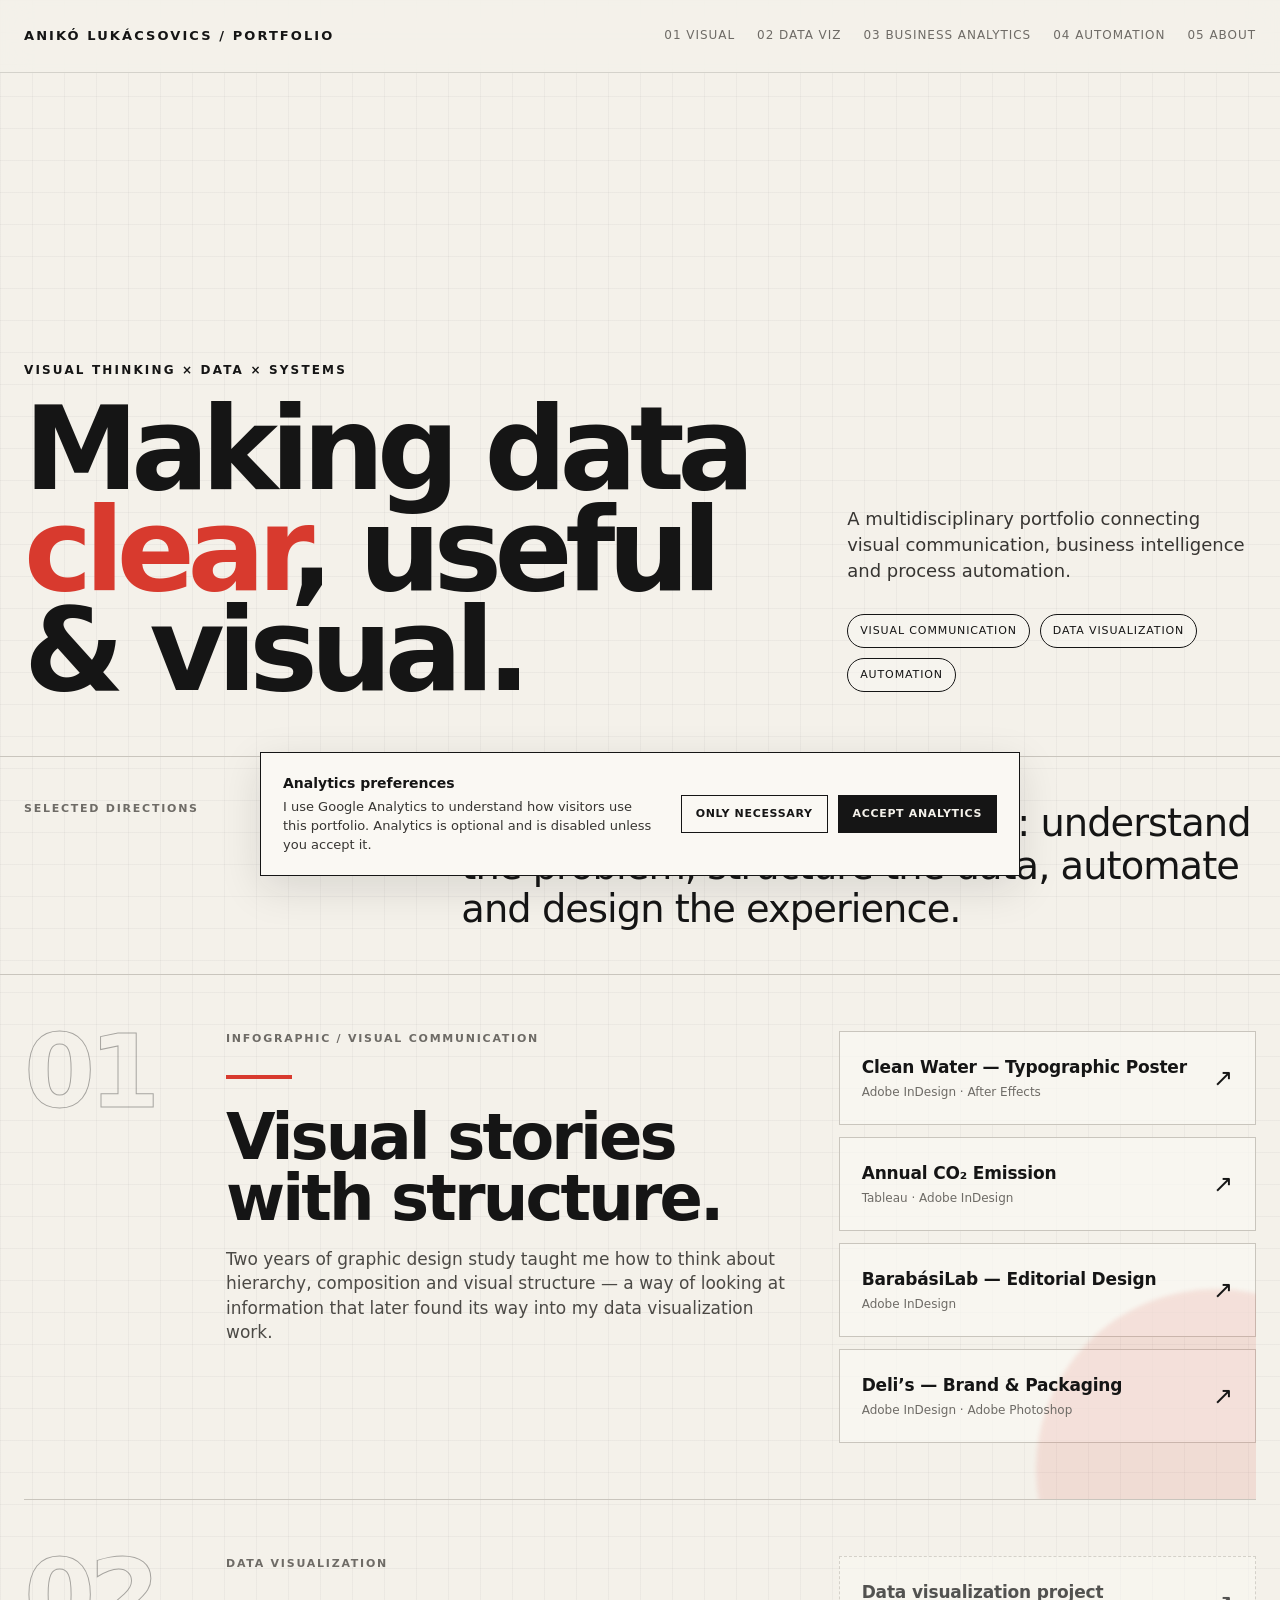
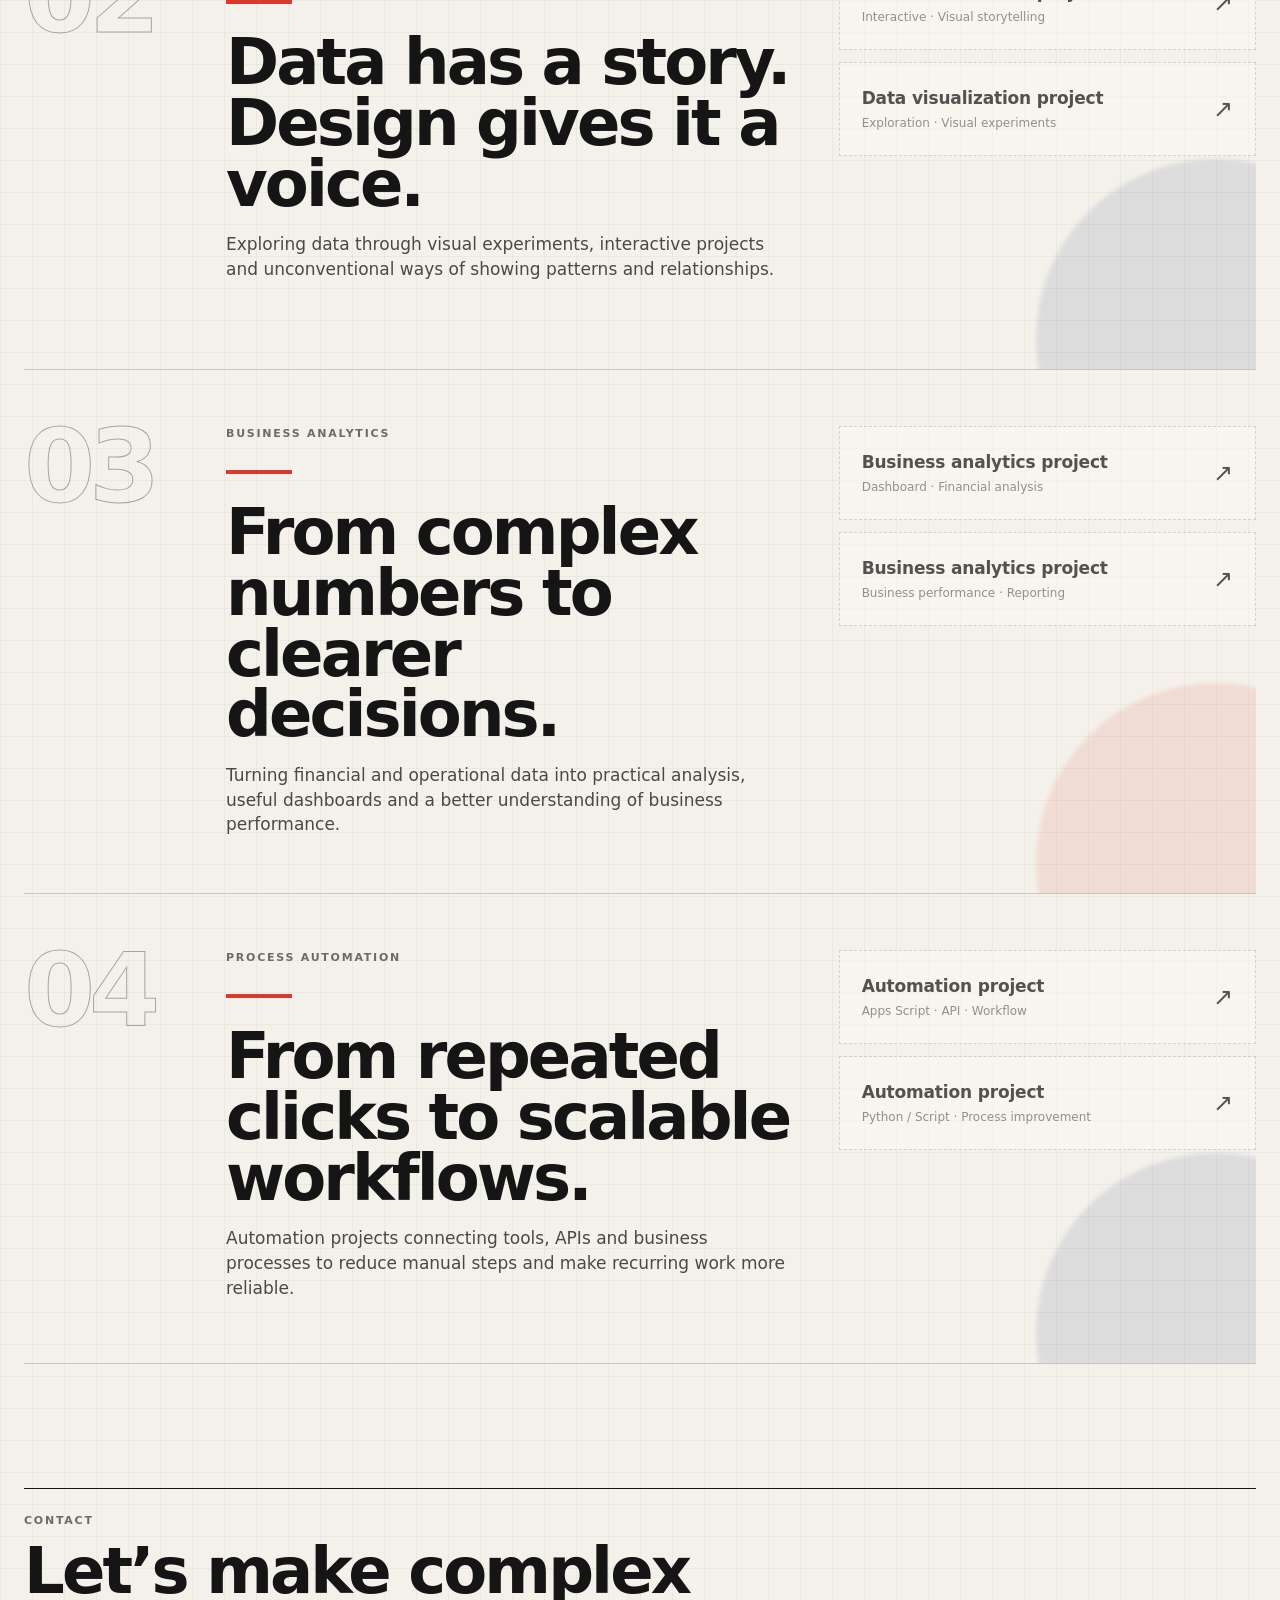
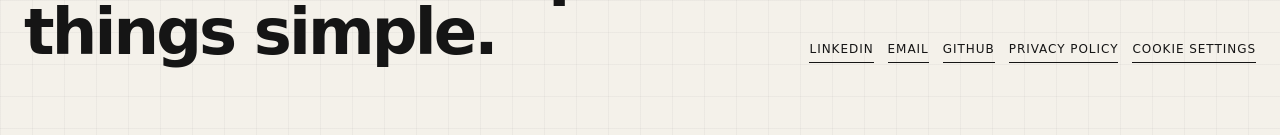
<file: index.html>
<!DOCTYPE html>
<html lang="en">
<head>
  <!-- Google Consent Mode: analytics denied by default -->
  <script>
    window.dataLayer = window.dataLayer || [];
    function gtag(){dataLayer.push(arguments);}
    gtag('consent', 'default', {
      'analytics_storage': 'denied',
      'ad_storage': 'denied',
      'ad_user_data': 'denied',
      'ad_personalization': 'denied'
    });
  </script>

  <!-- Google tag (gtag.js) -->
  <script async src="https://www.googletagmanager.com/gtag/js?id=G-JGWVMMJHGT"></script>
  <script>
    gtag('js', new Date());
    gtag('config', 'G-JGWVMMJHGT');
  </script>

  <meta charset="UTF-8" />
  <meta name="viewport" content="width=device-width, initial-scale=1.0" />
  <meta name="description" content="Portfolio — visual communication, data visualization, business analytics and process automation." />
  <title>Portfolio — Visual Data & Automation</title>

  <style>
    :root{
      --paper:#f4f1ea;
      --ink:#151515;
      --muted:#6e6b66;
      --line:#c9c5bd;
      --indigo:#243a73;
      --red:#d83a2e;
      --card:#faf8f3;
      --max:1320px;
    }

    *{box-sizing:border-box}

    html{scroll-behavior:smooth}

    body{
      margin:0;
      background:
        linear-gradient(rgba(21,21,21,.035) 1px, transparent 1px),
        linear-gradient(90deg, rgba(21,21,21,.035) 1px, transparent 1px),
        var(--paper);
      background-size:32px 32px;
      color:var(--ink);
      font-family:Inter, ui-sans-serif, system-ui, -apple-system, BlinkMacSystemFont, "Segoe UI", sans-serif;
      line-height:1.45;
    }

    a{
      color:inherit;
      text-decoration:none;
    }

    .shell{
      width:min(calc(100% - 48px),var(--max));
      margin:0 auto;
    }

    header{
      position:sticky;
      top:0;
      z-index:20;
      backdrop-filter:blur(14px);
      background:rgba(244,241,234,.84);
      border-bottom:1px solid rgba(21,21,21,.14);
    }

    .nav{
      height:72px;
      display:flex;
      align-items:center;
      justify-content:space-between;
      gap:24px;
    }

    .brand{
      font-size:13px;
      font-weight:800;
      letter-spacing:.16em;
      text-transform:uppercase;
      white-space:nowrap;
    }

    .navlinks{
      display:flex;
      gap:22px;
      align-items:center;
      flex-wrap:wrap;
      justify-content:flex-end;
    }

    .navlinks a{
      font-size:12px;
      letter-spacing:.08em;
      text-transform:uppercase;
      color:var(--muted);
      transition:.2s ease;
    }

    .navlinks a:hover{
      color:var(--ink);
    }

    .hero{
      min-height:76vh;
      display:grid;
      align-items:end;
      padding:72px 0 56px;
      border-bottom:1px solid var(--line);
    }

    .hero-grid{
      display:grid;
      grid-template-columns:1.3fr .7fr;
      gap:64px;
      align-items:end;
    }

    .eyebrow{
      font-size:12px;
      letter-spacing:.18em;
      text-transform:uppercase;
      color:var(--ink);
      font-weight:800;
      margin-bottom:20px;
    }

    h1{
      margin:0;
      font-size:clamp(56px,9vw,136px);
      line-height:.87;
      letter-spacing:-.065em;
      font-weight:800;
      max-width:980px;
    }

    h1 em{
      font-style:normal;
      color:var(--red);
    }

    .hero-copy{
      max-width:420px;
      padding-bottom:8px;
    }

    .hero-copy p{
      font-size:18px;
      margin:0 0 30px;
      color:#373532;
    }

    .hero-meta{
      display:flex;
      gap:10px;
      flex-wrap:wrap;
    }

    .pill{
      border:1px solid var(--ink);
      border-radius:999px;
      padding:8px 12px;
      font-size:11px;
      letter-spacing:.08em;
      text-transform:uppercase;
      background:rgba(250,248,243,.5);
    }

    .intro{
      padding:44px 0;
      border-bottom:1px solid var(--line);
    }

    .intro-grid{
      display:grid;
      grid-template-columns:1fr 2fr;
      gap:40px;
    }

    .label{
      font-size:11px;
      font-weight:800;
      letter-spacing:.16em;
      text-transform:uppercase;
      color:var(--muted);
    }

    .intro p{
      font-size:clamp(24px,3vw,42px);
      line-height:1.12;
      letter-spacing:-.025em;
      margin:0;
      max-width:1050px;
    }

    .work{
      padding:0 0 80px;
    }

    .section-card{
      position:relative;
      min-height:470px;
      display:grid;
      grid-template-columns:170px 1fr;
      gap:32px;
      padding:56px 0;
      border-bottom:1px solid var(--line);
      overflow:hidden;
    }

    .section-num{
      font-size:clamp(64px,8vw,120px);
      line-height:.8;
      letter-spacing:-.06em;
      font-weight:700;
      color:transparent;
      -webkit-text-stroke:1px var(--ink);
      opacity:.35;
    }

    .section-main{
      display:grid;
      grid-template-columns:1.15fr .85fr;
      gap:48px;
      align-items:start;
    }

    .section-title{
      margin:0 0 18px;
      font-size:clamp(40px,5vw,76px);
      line-height:.95;
      letter-spacing:-.045em;
    }

    .section-desc{
      max-width:620px;
      font-size:17px;
      color:#4b4945;
      margin:0;
    }

    .accent{
      width:66px;
      height:4px;
      background:var(--red);
      margin:28px 0;
    }

    .project-stack{
      display:grid;
      gap:12px;
    }

    .project{
      display:grid;
      grid-template-columns:1fr auto;
      gap:20px;
      align-items:center;
      min-height:94px;
      padding:20px 22px;
      border:1px solid var(--line);
      background:rgba(250,248,243,.72);
      transition:transform .22s ease, background .22s ease, border-color .22s ease;
    }

    .project:hover{
      transform:translateX(-8px);
      background:var(--card);
      border-color:var(--ink);
    }

    .project h3{
      margin:0 0 4px;
      font-size:17px;
      letter-spacing:-.01em;
    }

    .project p{
      margin:0;
      font-size:12px;
      color:var(--muted);
    }

    .arrow{
      font-size:24px;
      transition:transform .22s ease;
    }

    .project:hover .arrow{
      transform:translateX(5px);
    }

    .placeholder{
      border-style:dashed;
      opacity:.72;
    }

    .visual-project{
      position:relative;
      overflow:hidden;
      min-height:94px;
    }

    .visual-project::before{
      content:"";
      position:absolute;
      inset:0;
      background-image:var(--project-image);
      background-size:cover;
      background-position:center;
      opacity:0;
      transition:opacity .35s ease;
    }

    .visual-project .project-content,
    .visual-project .arrow{
      position:relative;
      z-index:1;
      transition:opacity .25s ease;
    }

    .visual-project:hover::before{
      opacity:1;
    }

    .visual-project:hover .project-content,
    .visual-project:hover .arrow{
      opacity:0;
    }

    .section-card[data-tone="indigo"]::after,
    .section-card[data-tone="red"]::after{
      content:"";
      position:absolute;
      right:-140px;
      bottom:-150px;
      width:360px;
      height:360px;
      border-radius:50%;
      filter:blur(2px);
      opacity:.11;
      pointer-events:none;
    }

    .section-card[data-tone="indigo"]::after{
      background:var(--indigo);
    }

    .section-card[data-tone="red"]::after{
      background:var(--red);
    }

    footer{
      padding:44px 0 72px;
    }

    .footer-grid{
      display:flex;
      justify-content:space-between;
      gap:32px;
      align-items:flex-end;
      border-top:1px solid var(--ink);
      padding-top:24px;
    }

    .footer-title{
      font-size:clamp(34px,5vw,68px);
      letter-spacing:-.045em;
      line-height:.95;
      font-weight:750;
    }

    .footer-links{
      display:flex;
      gap:14px;
      flex-wrap:wrap;
      justify-content:flex-end;
    }

    .footer-links a{
      font-size:12px;
      letter-spacing:.08em;
      text-transform:uppercase;
      border-bottom:1px solid var(--ink);
      padding-bottom:3px;
    }

    .reveal{
      opacity:0;
      transform:translateY(24px);
      transition:opacity .7s ease, transform .7s ease;
    }

    .reveal.visible{
      opacity:1;
      transform:none;
    }

    @media(max-width:920px){
      .shell{
        width:min(calc(100% - 30px),var(--max));
      }

      .nav{
        height:auto;
        padding:18px 0;
        align-items:flex-start;
      }

      .navlinks{
        gap:12px;
      }

      .hero{
        min-height:auto;
        padding:90px 0 48px;
      }

      .hero-grid,
      .intro-grid,
      .section-main{
        grid-template-columns:1fr;
      }

      .hero-grid{
        gap:34px;
      }

      .intro-grid{
        gap:16px;
      }

      .section-card{
        grid-template-columns:1fr;
        gap:18px;
        min-height:auto;
        padding:44px 0;
      }

      .section-num{
        font-size:64px;
      }

      .footer-grid{
        align-items:flex-start;
        flex-direction:column;
      }

      .footer-links{
        justify-content:flex-start;
      }
    }

    @media(max-width:560px){
      .brand{
        font-size:11px;
      }

      .navlinks a{
        font-size:10px;
      }

      .navlinks{
        gap:9px;
      }

      h1{
        font-size:58px;
      }

      .intro p{
        font-size:28px;
      }

      .section-title{
        font-size:43px;
      }

      .project{
        min-height:84px;
        padding:17px;
      }
    }

    /* Analytics consent banner */
    .consent-banner{
      position:fixed;
      left:24px;
      right:24px;
      bottom:24px;
      z-index:9999;
      display:none;
      max-width:760px;
      margin:0 auto;
      padding:20px 22px;
      background:var(--card);
      border:1px solid var(--ink);
      box-shadow:0 12px 40px rgba(21,21,21,.12);
    }
    .consent-banner.is-visible{display:block}
    .consent-inner{
      display:flex;
      align-items:center;
      justify-content:space-between;
      gap:24px;
    }
    .consent-copy{
      max-width:470px;
      font-size:13px;
      color:#373532;
    }
    .consent-copy strong{
      display:block;
      margin-bottom:5px;
      color:var(--ink);
      font-size:14px;
    }
    .consent-actions{
      display:flex;
      gap:10px;
      flex-shrink:0;
    }
    .consent-btn{
      appearance:none;
      border:1px solid var(--ink);
      padding:10px 14px;
      font:inherit;
      font-size:11px;
      font-weight:700;
      letter-spacing:.06em;
      text-transform:uppercase;
      cursor:pointer;
      background:transparent;
      color:var(--ink);
    }
    .consent-btn.accept{
      background:var(--ink);
      color:var(--paper);
    }
    @media(max-width:680px){
      .consent-banner{left:15px;right:15px;bottom:15px}
      .consent-inner{align-items:stretch;flex-direction:column;gap:16px}
      .consent-actions{flex-wrap:wrap}
    }

  
/* Footer consent control: styled like the existing footer links */
.footer-links .footer-cookie-settings{appearance:none;border:0;border-bottom:1px solid var(--ink);border-radius:0;padding:0 0 3px;background:transparent;color:inherit;font:inherit;font-size:12px;letter-spacing:.08em;text-transform:uppercase;cursor:pointer}
.footer-links .footer-cookie-settings:hover,.footer-links a:hover{opacity:.65}
</style>
</head>

<body>

  <div class="consent-banner" id="analytics-consent" role="dialog" aria-live="polite" aria-label="Analytics preferences">
    <div class="consent-inner">
      <div class="consent-copy">
        <strong>Analytics preferences</strong>
        I use Google Analytics to understand how visitors use this portfolio.
        Analytics is optional and is disabled unless you accept it.
      </div>
      <div class="consent-actions">
        <button class="consent-btn" id="necessary-only" type="button">Only necessary</button>
        <button class="consent-btn accept" id="accept-analytics" type="button">Accept analytics</button>
      </div>
    </div>
  </div>


  <header>
    <div class="shell nav">
      <a class="brand" href="#top">ANIKÓ LUKÁCSOVICS / PORTFOLIO</a>

      <nav class="navlinks" aria-label="Primary navigation">
        <a href="#visual">01 Visual</a>
        <a href="#dataviz">02 Data Viz</a>
        <a href="#business-analytics">03 Business Analytics</a>
        <a href="#automation">04 Automation</a>
        <a href="about.html">05 About</a>
      </nav>
    </div>
  </header>

  <main id="top">

    <section class="hero">
      <div class="shell hero-grid">

        <div>
          <div class="eyebrow">Visual thinking × Data × Systems</div>
          <h1>Making data <em>clear</em>, useful & visual.</h1>
        </div>

        <div class="hero-copy">
          <p>A multidisciplinary portfolio connecting visual communication, business intelligence and process automation.</p>

          <div class="hero-meta">
            <span class="pill">Visual communication</span>
            <span class="pill">Data Visualization</span>
            <span class="pill">Automation</span>
          </div>
        </div>

      </div>
    </section>

    <section class="intro reveal">
      <div class="shell intro-grid">
        <div class="label">Selected directions</div>

        <p>
          Four disciplines, one approach: understand the problem, structure the data, automate and design the experience.
        </p>
      </div>
    </section>

    <section class="work shell">

      <!-- 01 VISUAL COMMUNICATION -->

      <article id="visual" class="section-card reveal" data-tone="red">

        <div class="section-num">01</div>

        <div class="section-main">

          <div>
            <div class="label">Infographic / Visual Communication</div>
            <div class="accent"></div>

            <h2 class="section-title">
              Visual stories with structure.
            </h2>

            <p class="section-desc">
              Two years of graphic design study taught me how to think about hierarchy,
              composition and visual structure — a way of looking at information
              that later found its way into my data visualization work.
            </p>
          </div>

          <div class="project-stack">

            <!-- CLEAN WATER — CLICKABLE -->

            <a class="project visual-project"
               href="clean-water.html"
               style="--project-image:url('clean-water-thumbnail.jpg')">

              <div class="project-content">
                <h3>Clean Water — Typographic Poster</h3>
                <p>Adobe InDesign · After Effects</p>
              </div>

              <span class="arrow">↗</span>
            </a>


            <!-- CO2 EMISSION -->

            <a class="project visual-project"
               href="co2-emission.html"
               style="--project-image:url('co2-emission-hover.jpg')">

              <div class="project-content">
                <h3>Annual CO₂ Emission</h3>
                <p>Tableau · Adobe InDesign</p>
              </div>

              <span class="arrow">↗</span>
            </a>


            <!-- BARABASI LAB -->

            <a class="project visual-project"
               href="barabasi.html"
               style="--project-image:url('Barabasi-hower.JPG')">

              <div class="project-content">
                <h3>BarabásiLab — Editorial Design</h3>
                <p>Adobe InDesign</p>
              </div>

              <span class="arrow">↗</span>
            </a>


            <!-- DELI'S -->

<!-- DELI'S VEGAN ICE CREAM -->

<a class="project visual-project"
   href="delis.html"
   style="--project-image:url('delis-hover.JPG')">

  <div class="project-content">
    <h3>Deli’s — Brand & Packaging</h3>
    <p>Adobe InDesign · Adobe Photoshop</p>
  </div>

  <span class="arrow">↗</span>

</a>

          </div>
        </div>
      </article>


      <!-- 02 DATA VISUALIZATION -->

      <article id="dataviz" class="section-card reveal" data-tone="indigo">

        <div class="section-num">02</div>

        <div class="section-main">

          <div>
            <div class="label">Data Visualization</div>
            <div class="accent"></div>

            <h2 class="section-title">
              Data has a story. Design gives it a voice.
            </h2>

            <p class="section-desc">
              Exploring data through visual experiments, interactive projects and unconventional ways of showing patterns and relationships.
            </p>
          </div>

          <div class="project-stack">

            <a class="project placeholder"
               href="#"
               onclick="return false;">

              <div>
                <h3>Data visualization project</h3>
                <p>Interactive · Visual storytelling</p>
              </div>

              <span class="arrow">↗</span>
            </a>

            <a class="project placeholder"
               href="#"
               onclick="return false;">

              <div>
                <h3>Data visualization project</h3>
                <p>Exploration · Visual experiments</p>
              </div>

              <span class="arrow">↗</span>
            </a>

          </div>
        </div>
      </article>


      <!-- 03 BUSINESS ANALYTICS -->

      <article id="business-analytics" class="section-card reveal" data-tone="red">

        <div class="section-num">03</div>

        <div class="section-main">

          <div>
            <div class="label">Business Analytics</div>
            <div class="accent"></div>

            <h2 class="section-title">
              From complex numbers to clearer decisions.
            </h2>

            <p class="section-desc">
              Turning financial and operational data into practical analysis, useful dashboards and a better understanding of business performance.
            </p>
          </div>

          <div class="project-stack">

            <a class="project placeholder"
               href="#"
               onclick="return false;">

              <div>
                <h3>Business analytics project</h3>
                <p>Dashboard · Financial analysis</p>
              </div>

              <span class="arrow">↗</span>
            </a>

            <a class="project placeholder"
               href="#"
               onclick="return false;">

              <div>
                <h3>Business analytics project</h3>
                <p>Business performance · Reporting</p>
              </div>

              <span class="arrow">↗</span>
            </a>

          </div>
        </div>
      </article>


      <!-- 04 AUTOMATION -->

      <article id="automation" class="section-card reveal" data-tone="indigo">

        <div class="section-num">04</div>

        <div class="section-main">

          <div>
            <div class="label">Process Automation</div>
            <div class="accent"></div>

            <h2 class="section-title">
              From repeated clicks to scalable workflows.
            </h2>

            <p class="section-desc">
              Automation projects connecting tools, APIs and business processes
              to reduce manual steps and make recurring work more reliable.
            </p>
          </div>

          <div class="project-stack">

            <a class="project placeholder"
               href="#"
               onclick="return false;">

              <div>
                <h3>Automation project</h3>
                <p>Apps Script · API · Workflow</p>
              </div>

              <span class="arrow">↗</span>
            </a>

            <a class="project placeholder"
               href="#"
               onclick="return false;">

              <div>
                <h3>Automation project</h3>
                <p>Python / Script · Process improvement</p>
              </div>

              <span class="arrow">↗</span>
            </a>

          </div>
        </div>
      </article>

    </section>
  </main>


  <footer>

    <div class="shell footer-grid">

      <div>
        <div class="label" style="margin-bottom:12px">
          Contact
        </div>

        <div class="footer-title">
          Let’s make complex<br/>
          things simple.
        </div>
      </div>

      <div class="footer-links">
        <a href="https://www.linkedin.com/in/anikolukacsovics"
           target="_blank"
           rel="noopener noreferrer">
          LinkedIn
        </a>

        <a href="mailto:aniko.lukacsovics@gmail.com">
          Email
        </a>
      
        <a href="https://github.com/l-aniko" target="_blank" rel="noopener noreferrer">GitHub</a>
        <a href="privacy.html">Privacy Policy</a>
        <button type="button" class="footer-cookie-settings" data-cookie-settings>Cookie Settings</button>
</div>

    </div>

  </footer>


  <script>
    const observer = new IntersectionObserver((entries) => {
      entries.forEach(entry => {
        if (entry.isIntersecting) {
          entry.target.classList.add('visible');
        }
      });
    }, { threshold: 0.12 });

    document
      .querySelectorAll('.reveal')
      .forEach(el => observer.observe(el));
  </script>


  



<script>
(function () {
  const banner = document.getElementById('analytics-consent');
  const accept = document.getElementById('accept-analytics');
  const necessary = document.getElementById('necessary-only');
  const key = 'portfolio_analytics_consent';
  if (!banner || !accept || !necessary) return;

  function choice() {
    try { return localStorage.getItem(key); } catch (error) { return null; }
  }
  function setChoice(value) {
    try { localStorage.setItem(key, value); } catch (error) {}
    window.dataLayer = window.dataLayer || [];
    if (typeof window.gtag === 'function') {
      window.gtag('consent', 'update', { analytics_storage: value });
    } else {
      window.dataLayer.push(['consent', 'update', { analytics_storage: value }]);
    }
    banner.classList.remove('is-visible');
  }
  const saved = choice();
  if (saved === 'granted' || saved === 'denied') {
    if (saved === 'granted') {
      if (typeof window.gtag === 'function') window.gtag('consent', 'update', { analytics_storage: 'granted' });
    }
  } else {
    banner.classList.add('is-visible');
  }
  accept.addEventListener('click', function () { setChoice('granted'); });
  necessary.addEventListener('click', function () { setChoice('denied'); });
  document.querySelectorAll('[data-cookie-settings]').forEach(function (button) {
    button.addEventListener('click', function () {
      banner.classList.add('is-visible');
      accept.focus({ preventScroll: true });
    });
  });
})();
</script>

</body>
</html>
</file>
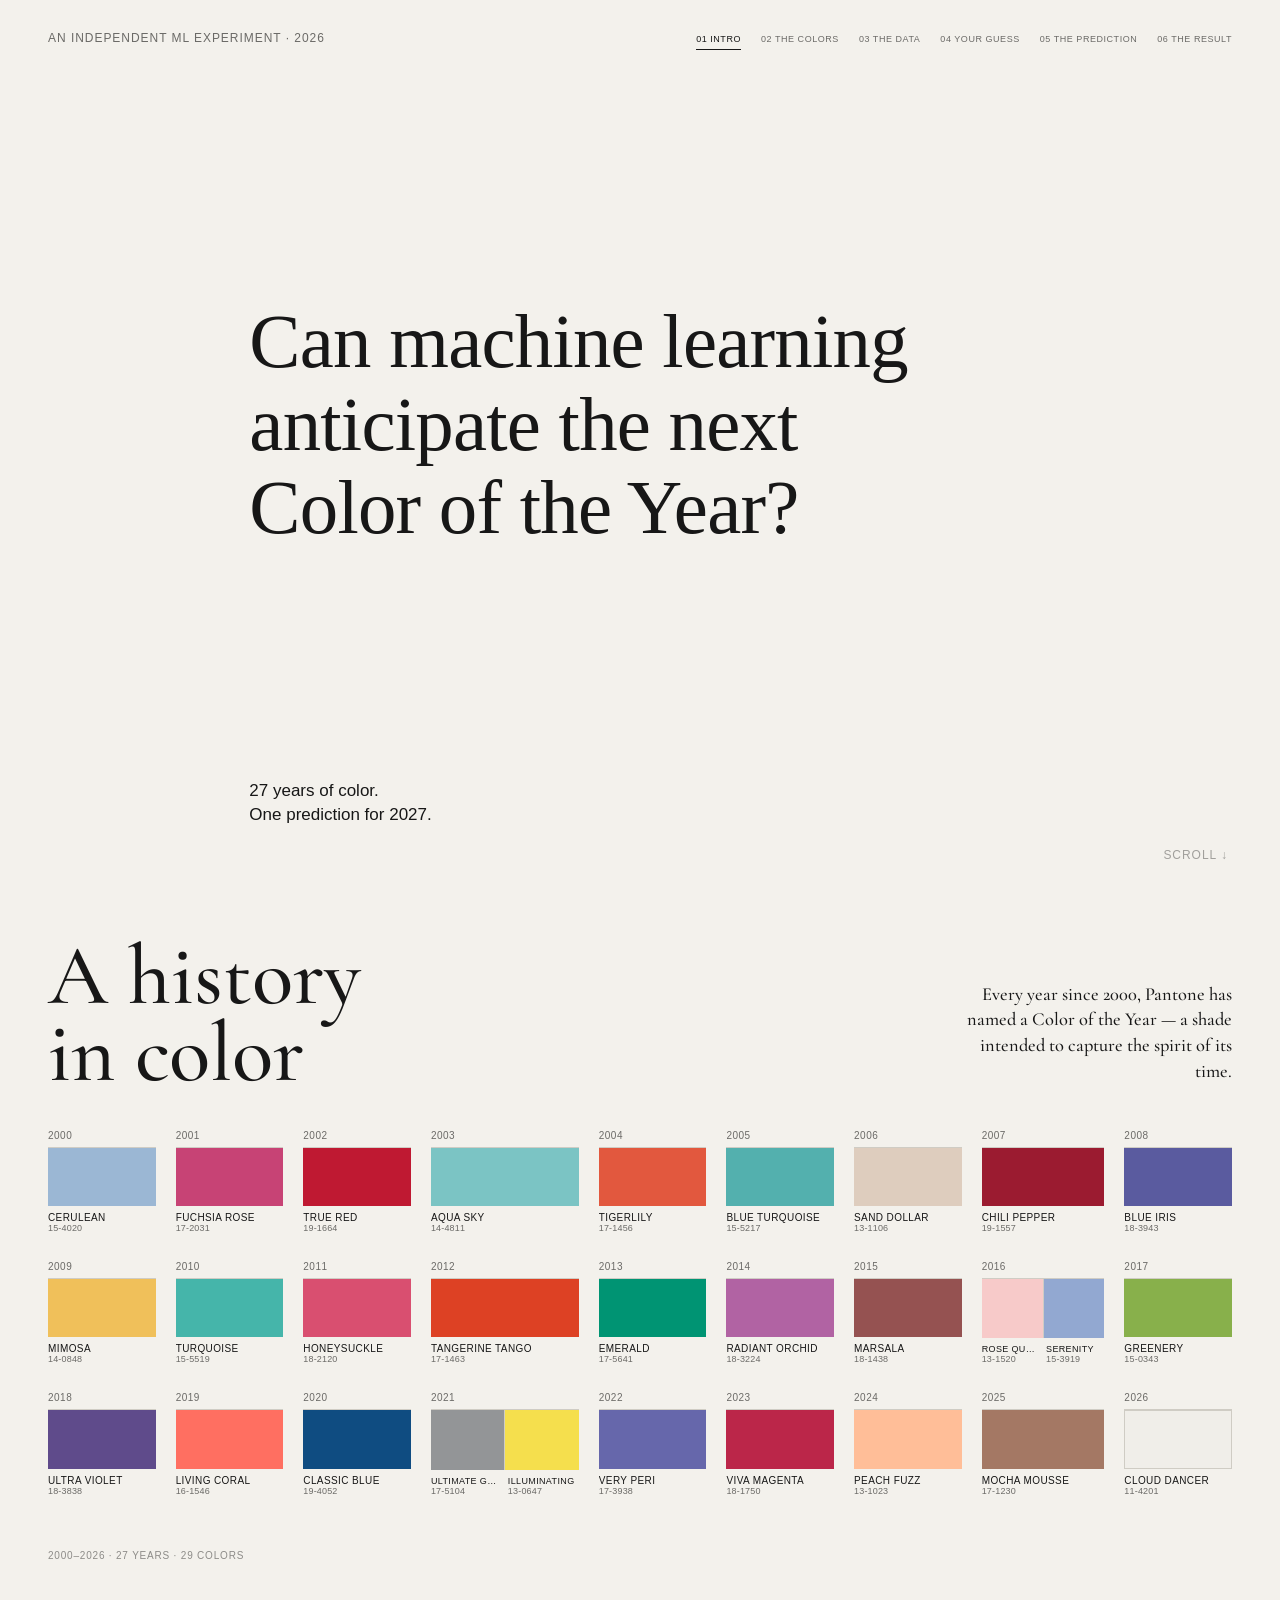
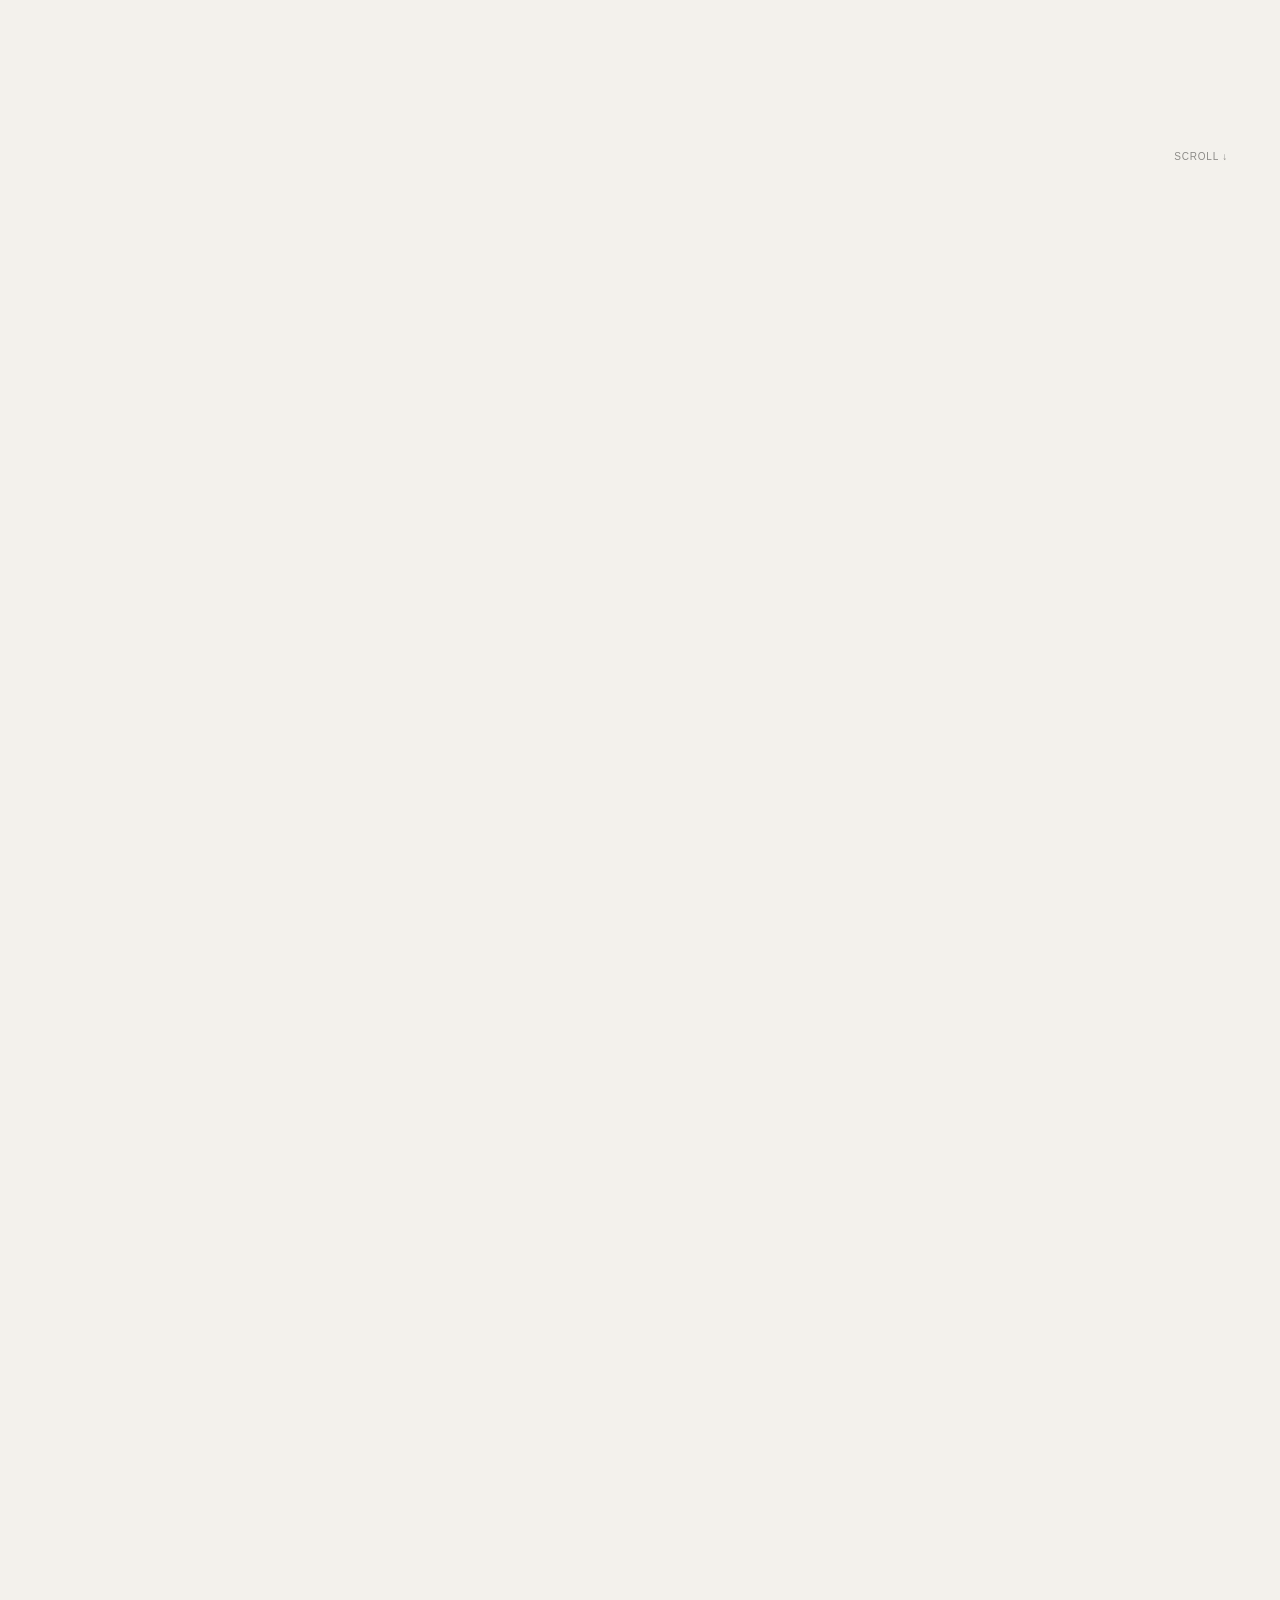
<file: pantone/index.html>
<!doctype html>
<html lang="en">
  <head>
    <meta charset="UTF-8" />
    <meta name="viewport" content="width=device-width, initial-scale=1.0" />
    <meta name="robots" content="noindex, nofollow, noarchive" />
    <title>Can Machine Learning Anticipate the Next Color of the Year?</title>
    <!-- History scene headline + intro serif. -->
    <link rel="preconnect" href="https://fonts.googleapis.com" />
    <link rel="preconnect" href="https://fonts.gstatic.com" crossorigin />
    <link
      href="https://fonts.googleapis.com/css2?family=Cormorant+Garamond:wght@500&display=swap"
      rel="stylesheet"
    />
    <script type="module" crossorigin src="/pantone/assets/index-DqOJbaqO.js"></script>
    <link rel="stylesheet" crossorigin href="/pantone/assets/index-DLp3uVyH.css">
  </head>
  <body>
    <!--
      Static fallback shell: mirrors OpeningScene's initial markup/classes
      exactly, so a non-JS fetch sees real content and the CSS already
      linked above styles it identically to the eventual React render.
      React's createRoot() (see src/main.tsx) takes over and replaces this
      on mount -- it is not hydrated, just a plain first render into #root.
    -->
    <div id="root"><main><section class="opening grid" aria-label="Opening"><p class="opening__metadata">AN INDEPENDENT ML EXPERIMENT &middot; 2026</p><h1 class="opening__headline">Can machine learning<br>anticipate the next<br>Color of the Year?</h1><p class="opening__supporting">27 years of color.<br>One prediction for 2027.</p><p class="opening__scroll" aria-hidden="true">SCROLL &darr;</p></section></main></div>
  </body>
</html>
</file>
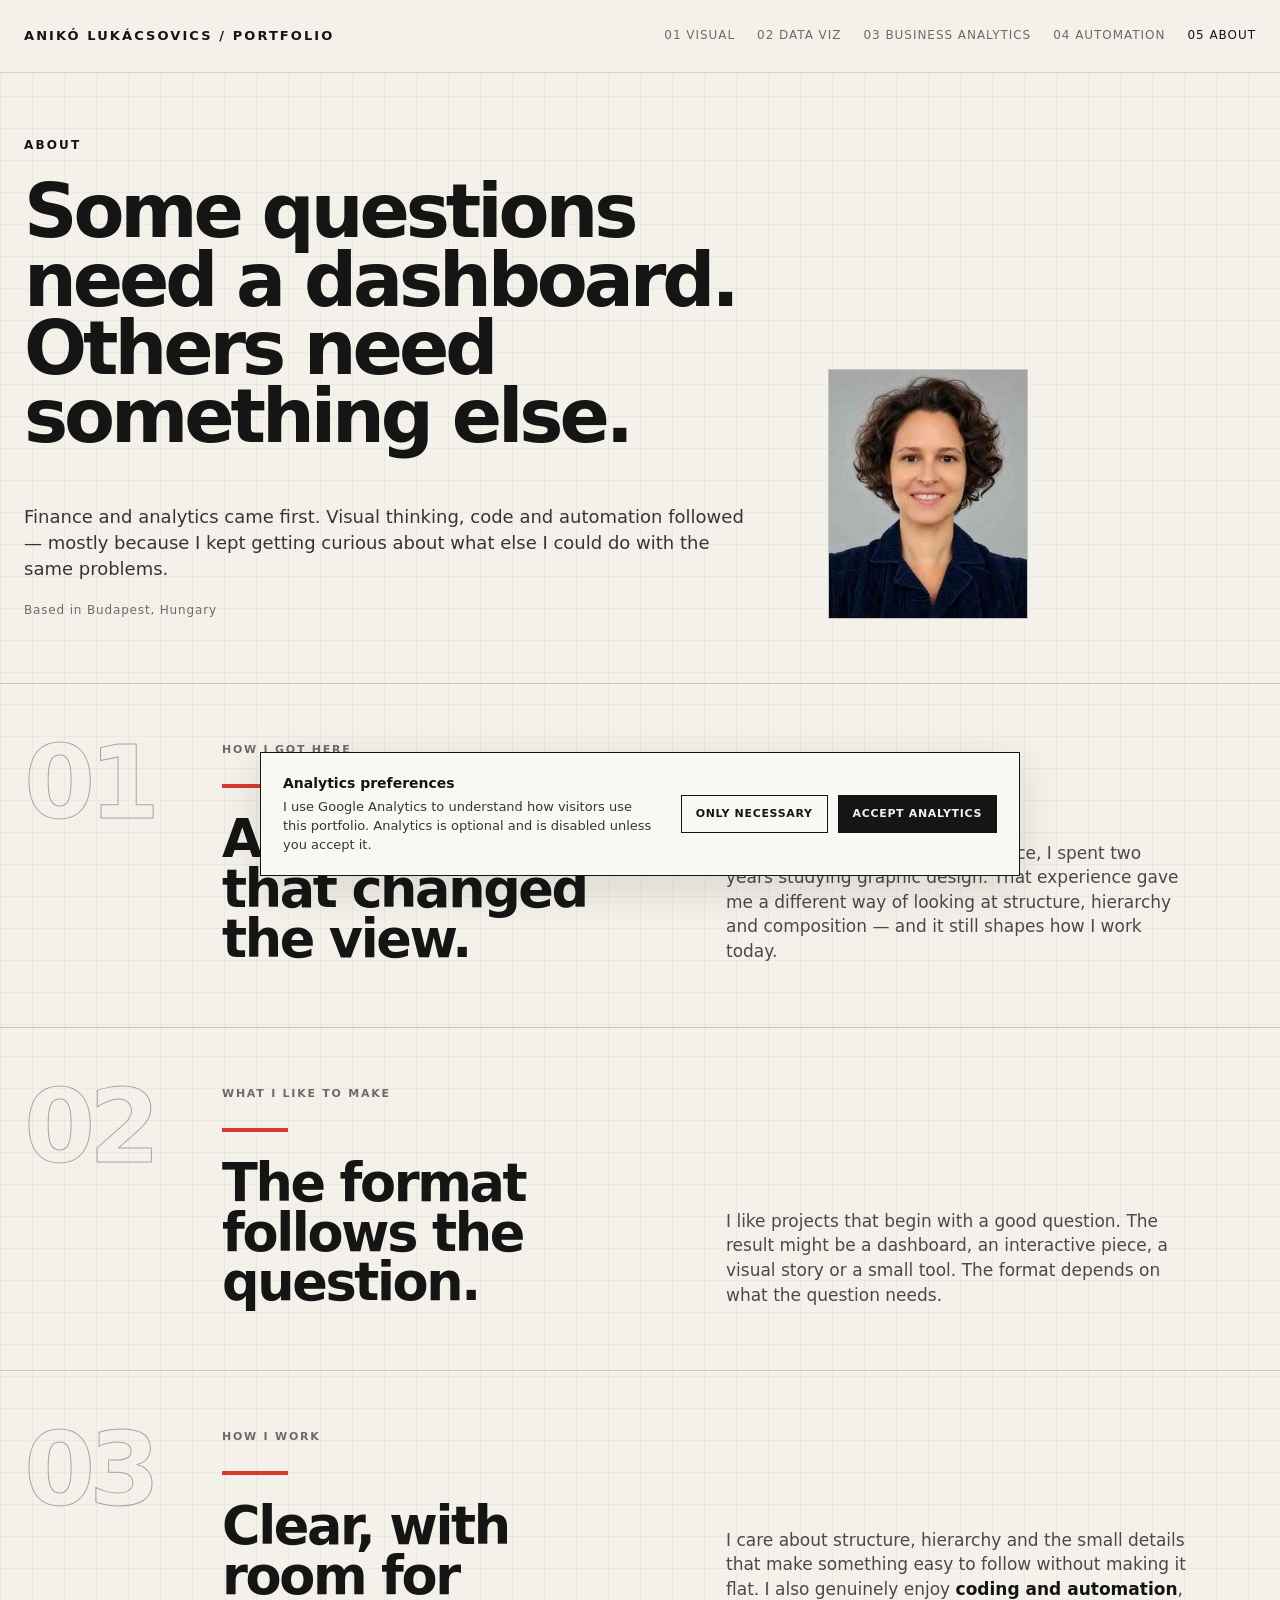
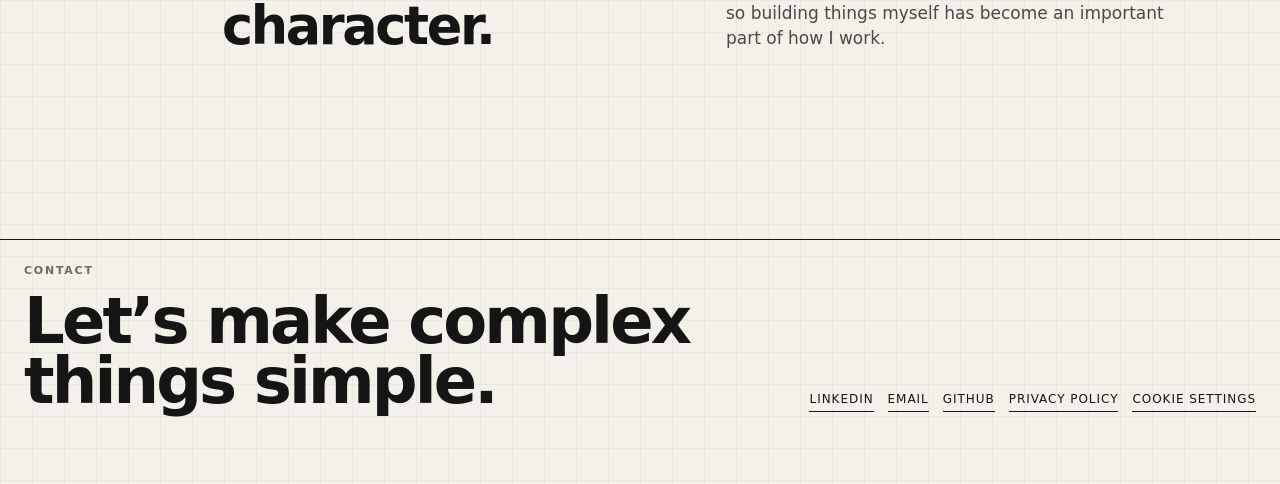
<file: about.html>
<!DOCTYPE html>
<html lang="en">
<head>
  <!-- Google Consent Mode: analytics denied by default -->
  <script>
    window.dataLayer = window.dataLayer || [];
    function gtag(){dataLayer.push(arguments);}
    gtag('consent', 'default', {
      'analytics_storage': 'denied',
      'ad_storage': 'denied',
      'ad_user_data': 'denied',
      'ad_personalization': 'denied'
    });
  </script>

  <script async src="https://www.googletagmanager.com/gtag/js?id=G-JGWVMMJHGT"></script>
  <script>
    gtag('js', new Date());
    gtag('config', 'G-JGWVMMJHGT');
  </script>

<meta charset="UTF-8">
<meta name="viewport" content="width=device-width, initial-scale=1.0">
<title>About — Anikó Lukácsovics</title>
<style>
:root{
  --paper:#f4f1ea; --ink:#151515; --muted:#6e6b66; --line:#c9c5bd;
  --indigo:#243a73; --red:#d83a2e; --card:#faf8f3; --max:1320px;
}
*{box-sizing:border-box}
body{
  margin:0;
  background:
    linear-gradient(rgba(21,21,21,.035) 1px, transparent 1px),
    linear-gradient(90deg, rgba(21,21,21,.035) 1px, transparent 1px),
    var(--paper);
  background-size:32px 32px;
  color:var(--ink);
  font-family:Inter, ui-sans-serif, system-ui, -apple-system, BlinkMacSystemFont, "Segoe UI", sans-serif;
  line-height:1.45;
}
a{color:inherit;text-decoration:none}
.shell{width:min(calc(100% - 48px),var(--max));margin:0 auto}
header{position:sticky;top:0;z-index:20;backdrop-filter:blur(14px);background:rgba(244,241,234,.84);border-bottom:1px solid rgba(21,21,21,.14)}
.nav{min-height:72px;display:flex;align-items:center;justify-content:space-between;gap:24px;padding:14px 0}
.brand{font-size:13px;font-weight:800;letter-spacing:.16em;text-transform:uppercase;white-space:nowrap}
.navlinks{display:flex;gap:22px;align-items:center;flex-wrap:wrap;justify-content:flex-end}
.navlinks a{font-size:12px;letter-spacing:.08em;text-transform:uppercase;color:var(--muted)}
.navlinks a.active{color:var(--ink)}
.about-hero{padding:64px 0 64px;border-bottom:1px solid var(--line)}
.hero-grid{display:grid;grid-template-columns:minmax(0,760px) 200px;grid-template-areas:'copy portrait';gap:44px;align-items:end;padding-right:72px}
.eyebrow{font-size:12px;letter-spacing:.18em;text-transform:uppercase;font-weight:800;margin-bottom:24px}
h1{margin:0;max-width:760px;font-size:clamp(52px,5.8vw,88px);line-height:.92;letter-spacing:-.055em;font-weight:800}
.hero-copy{margin:52px 0 0;max-width:720px;font-size:18px;color:#373532}
.portrait-wrap{grid-area:portrait;display:flex;justify-content:flex-start;align-items:flex-end;align-self:end;margin-top:0}
.portrait{display:block;width:200px;aspect-ratio:4/5;object-fit:cover;object-position:center 28%;border:1px solid var(--line);background:var(--card)}
.about-sections{padding-bottom:80px}
.about-row{position:relative;min-height:330px;display:grid;grid-template-columns:150px 400px minmax(0,1fr);gap:48px;padding:58px 72px 64px 0;align-items:start}
.about-row::after{content:"";position:absolute;left:50%;transform:translateX(-50%);bottom:0;width:100vw;border-bottom:1px solid var(--line)}
.last-about-row::after{display:none}
.section-num{font-size:clamp(64px,8vw,120px);line-height:.8;letter-spacing:-.06em;font-weight:700;color:transparent;-webkit-text-stroke:1px var(--ink);opacity:.35}
.label{font-size:11px;font-weight:800;letter-spacing:.16em;text-transform:uppercase;color:var(--muted)}
.accent{width:66px;height:4px;background:var(--red);margin:26px 0}
h2{margin:0;max-width:400px;font-size:clamp(40px,4.1vw,58px);line-height:.95;letter-spacing:-.045em}
.section-copy{max-width:460px;padding-top:0;align-self:end;padding-bottom:0;transform:translateX(56px)}
.section-copy p{margin:0;font-size:17px;line-height:1.45;letter-spacing:0;color:#4b4945}
.section-copy strong{color:var(--ink);font-weight:700}
footer{padding:44px 0 72px}
.footer-grid{position:relative;display:flex;justify-content:space-between;gap:32px;align-items:flex-end;padding:24px 0 0}
.footer-grid::before{content:"";position:absolute;left:50%;transform:translateX(-50%);top:0;width:100vw;border-top:1px solid var(--ink)}
.footer-title{font-size:clamp(34px,5vw,68px);letter-spacing:-.045em;line-height:.95;font-weight:750}
.footer-links{display:flex;gap:14px;flex-wrap:wrap;justify-content:flex-end}
.footer-links a{font-size:12px;letter-spacing:.08em;text-transform:uppercase;border-bottom:1px solid var(--ink);padding-bottom:3px}
@media(max-width:920px){
  .shell{width:min(calc(100% - 30px),var(--max))}
  .nav{align-items:flex-start}
  .navlinks{gap:12px}
  .about-hero{padding:72px 0 48px}
  .hero-grid{grid-template-columns:1fr;grid-template-areas:'copy' 'portrait';gap:32px;padding-right:0}
  .portrait-wrap{justify-content:flex-start;padding-top:0}
  .portrait{width:190px}
  .about-row{grid-template-columns:1fr;gap:18px;min-height:auto;padding:44px 0}
  .section-num{font-size:64px}
  .footer-grid{align-items:flex-start;flex-direction:column}
  .footer-links{justify-content:flex-start}
}
@media(max-width:560px){
  .brand{font-size:11px} .navlinks a{font-size:10px} .navlinks{gap:9px}
  h1{font-size:56px} .hero-copy{font-size:18px} .portrait{width:100%}
  h2{font-size:43px} .section-copy p{font-size:17px}
}

.consent-banner{position:fixed;left:24px;right:24px;bottom:24px;z-index:9999;display:none;max-width:760px;margin:0 auto;padding:20px 22px;background:var(--card);border:1px solid var(--ink);box-shadow:0 12px 40px rgba(21,21,21,.12)}
.consent-banner.is-visible{display:block}
.consent-inner{display:flex;align-items:center;justify-content:space-between;gap:24px}
.consent-copy{max-width:470px;font-size:13px;color:#373532}
.consent-copy strong{display:block;margin-bottom:5px;color:var(--ink);font-size:14px}
.consent-actions{display:flex;gap:10px;flex-shrink:0}
.consent-btn{appearance:none;border:1px solid var(--ink);padding:10px 14px;font:inherit;font-size:11px;font-weight:700;letter-spacing:.06em;text-transform:uppercase;cursor:pointer;background:transparent;color:var(--ink)}
.consent-btn.accept{background:var(--ink);color:var(--paper)}
@media(max-width:680px){.consent-banner{left:15px;right:15px;bottom:15px}.consent-inner{align-items:stretch;flex-direction:column;gap:16px}.consent-actions{flex-wrap:wrap}}

/* Footer consent control: styled like the existing footer links */
.footer-links .footer-cookie-settings{appearance:none;border:0;border-bottom:1px solid var(--ink);border-radius:0;padding:0 0 3px;background:transparent;color:inherit;font:inherit;font-size:12px;letter-spacing:.08em;text-transform:uppercase;cursor:pointer}
.footer-links .footer-cookie-settings:hover,.footer-links a:hover{opacity:.65}
.about-location{margin:20px 0 0;font-size:12px;letter-spacing:.07em;color:var(--muted)}
</style>
</head>
<body>
<div class="consent-banner" id="analytics-consent" role="dialog" aria-live="polite" aria-label="Analytics preferences">
  <div class="consent-inner">
    <div class="consent-copy"><strong>Analytics preferences</strong>I use Google Analytics to understand how visitors use this portfolio. Analytics is optional and is disabled unless you accept it.</div>
    <div class="consent-actions">
      <button class="consent-btn" id="necessary-only" type="button">Only necessary</button>
      <button class="consent-btn accept" id="accept-analytics" type="button">Accept analytics</button>
    </div>
  </div>
</div>

<header>
  <div class="shell nav">
    <a class="brand" href="index.html#top">ANIKÓ LUKÁCSOVICS / PORTFOLIO</a>
    <nav class="navlinks">
      <a href="index.html#visual">01 Visual</a>
      <a href="index.html#dataviz">02 Data Viz</a>
      <a href="index.html#business-analytics">03 Business Analytics</a>
      <a href="index.html#automation">04 Automation</a>
      <a class="active" href="about.html" aria-current="page">05 About</a>
    </nav>
  </div>
</header>

<main>
<section class="about-hero">
  <div class="shell hero-grid">
    <div>
      <div class="eyebrow">About</div>
      <h1>Some questions need a dashboard. Others need something else.</h1>
      <p class="hero-copy">Finance and analytics came first. Visual thinking, code and automation followed — mostly because I kept getting curious about what else I could do with the same problems.</p>
      <p class="about-location">Based in Budapest, Hungary</p>
    </div>
    <div class="portrait-wrap">
      <img class="portrait" src="about-aniko.jpg" alt="Portrait of Anikó Lukácsovics">
    </div>
  </div>
</section>

<section class="about-sections shell">
  <article class="about-row">
    <div class="section-num">01</div>
    <div>
      <div class="label">How I got here</div>
      <div class="accent"></div>
      <h2>A side path<br>that changed<br>the view.</h2>
    </div>
    <div class="section-copy">
      <p>While continuing my work in finance, I spent two years studying graphic design. That experience gave me a different way of looking at structure, hierarchy and composition — and it still shapes how I work today.</p>
    </div>
  </article>

  <article class="about-row">
    <div class="section-num">02</div>
    <div>
      <div class="label">What I like to make</div>
      <div class="accent"></div>
      <h2>The format follows the question.</h2>
    </div>
    <div class="section-copy">
      <p>I like projects that begin with a good question. The result might be a dashboard, an interactive piece, a visual story or a small tool. The format depends on what the question needs.</p>
    </div>
  </article>

  <article class="about-row last-about-row">
    <div class="section-num">03</div>
    <div>
      <div class="label">How I work</div>
      <div class="accent"></div>
      <h2>Clear, with room for character.</h2>
    </div>
    <div class="section-copy">
      <p>I care about structure, hierarchy and the small details that make something easy to follow without making it flat. I also genuinely enjoy <strong>coding and automation</strong>, so building things myself has become an important part of how I work.</p>
    </div>
  </article>
</section>
</main>

<footer>
  <div class="shell footer-grid">
    <div>
      <div class="label" style="margin-bottom:12px">Contact</div>
      <div class="footer-title">Let’s make complex<br>things simple.</div>
    </div>
    <div class="footer-links">
      <a href="https://www.linkedin.com/in/anikolukacsovics" target="_blank">LinkedIn</a>
      <a href="mailto:aniko.lukacsovics@gmail.com">Email</a>
    
        <a href="https://github.com/l-aniko" target="_blank" rel="noopener noreferrer">GitHub</a>
        <a href="privacy.html">Privacy Policy</a>
        <button type="button" class="footer-cookie-settings" data-cookie-settings>Cookie Settings</button>
</div>
  </div>
</footer>




<script>
(function () {
  const banner = document.getElementById('analytics-consent');
  const accept = document.getElementById('accept-analytics');
  const necessary = document.getElementById('necessary-only');
  const key = 'portfolio_analytics_consent';
  if (!banner || !accept || !necessary) return;

  function choice() {
    try { return localStorage.getItem(key); } catch (error) { return null; }
  }
  function setChoice(value) {
    try { localStorage.setItem(key, value); } catch (error) {}
    window.dataLayer = window.dataLayer || [];
    if (typeof window.gtag === 'function') {
      window.gtag('consent', 'update', { analytics_storage: value });
    } else {
      window.dataLayer.push(['consent', 'update', { analytics_storage: value }]);
    }
    banner.classList.remove('is-visible');
  }
  const saved = choice();
  if (saved === 'granted' || saved === 'denied') {
    if (saved === 'granted') {
      if (typeof window.gtag === 'function') window.gtag('consent', 'update', { analytics_storage: 'granted' });
    }
  } else {
    banner.classList.add('is-visible');
  }
  accept.addEventListener('click', function () { setChoice('granted'); });
  necessary.addEventListener('click', function () { setChoice('denied'); });
  document.querySelectorAll('[data-cookie-settings]').forEach(function (button) {
    button.addEventListener('click', function () {
      banner.classList.add('is-visible');
      accept.focus({ preventScroll: true });
    });
  });
})();
</script>

</body>
</html>
</file>
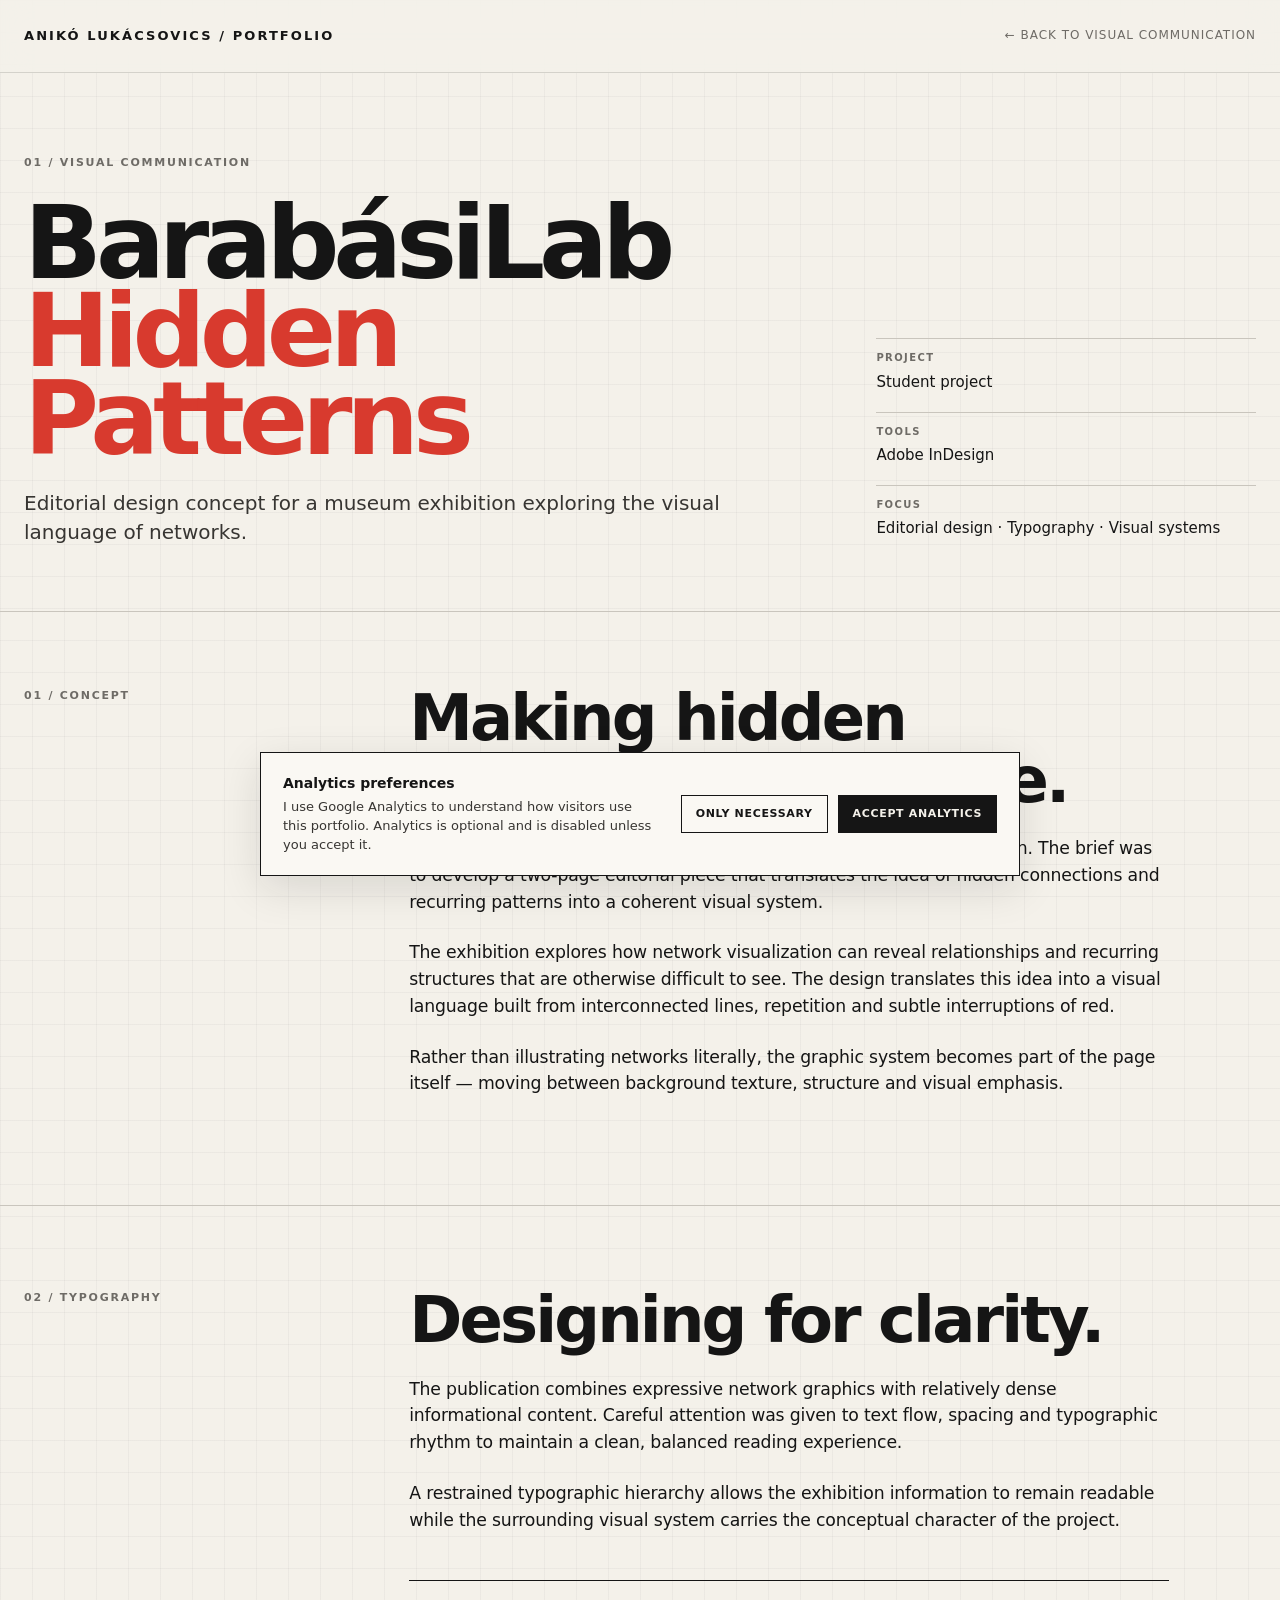
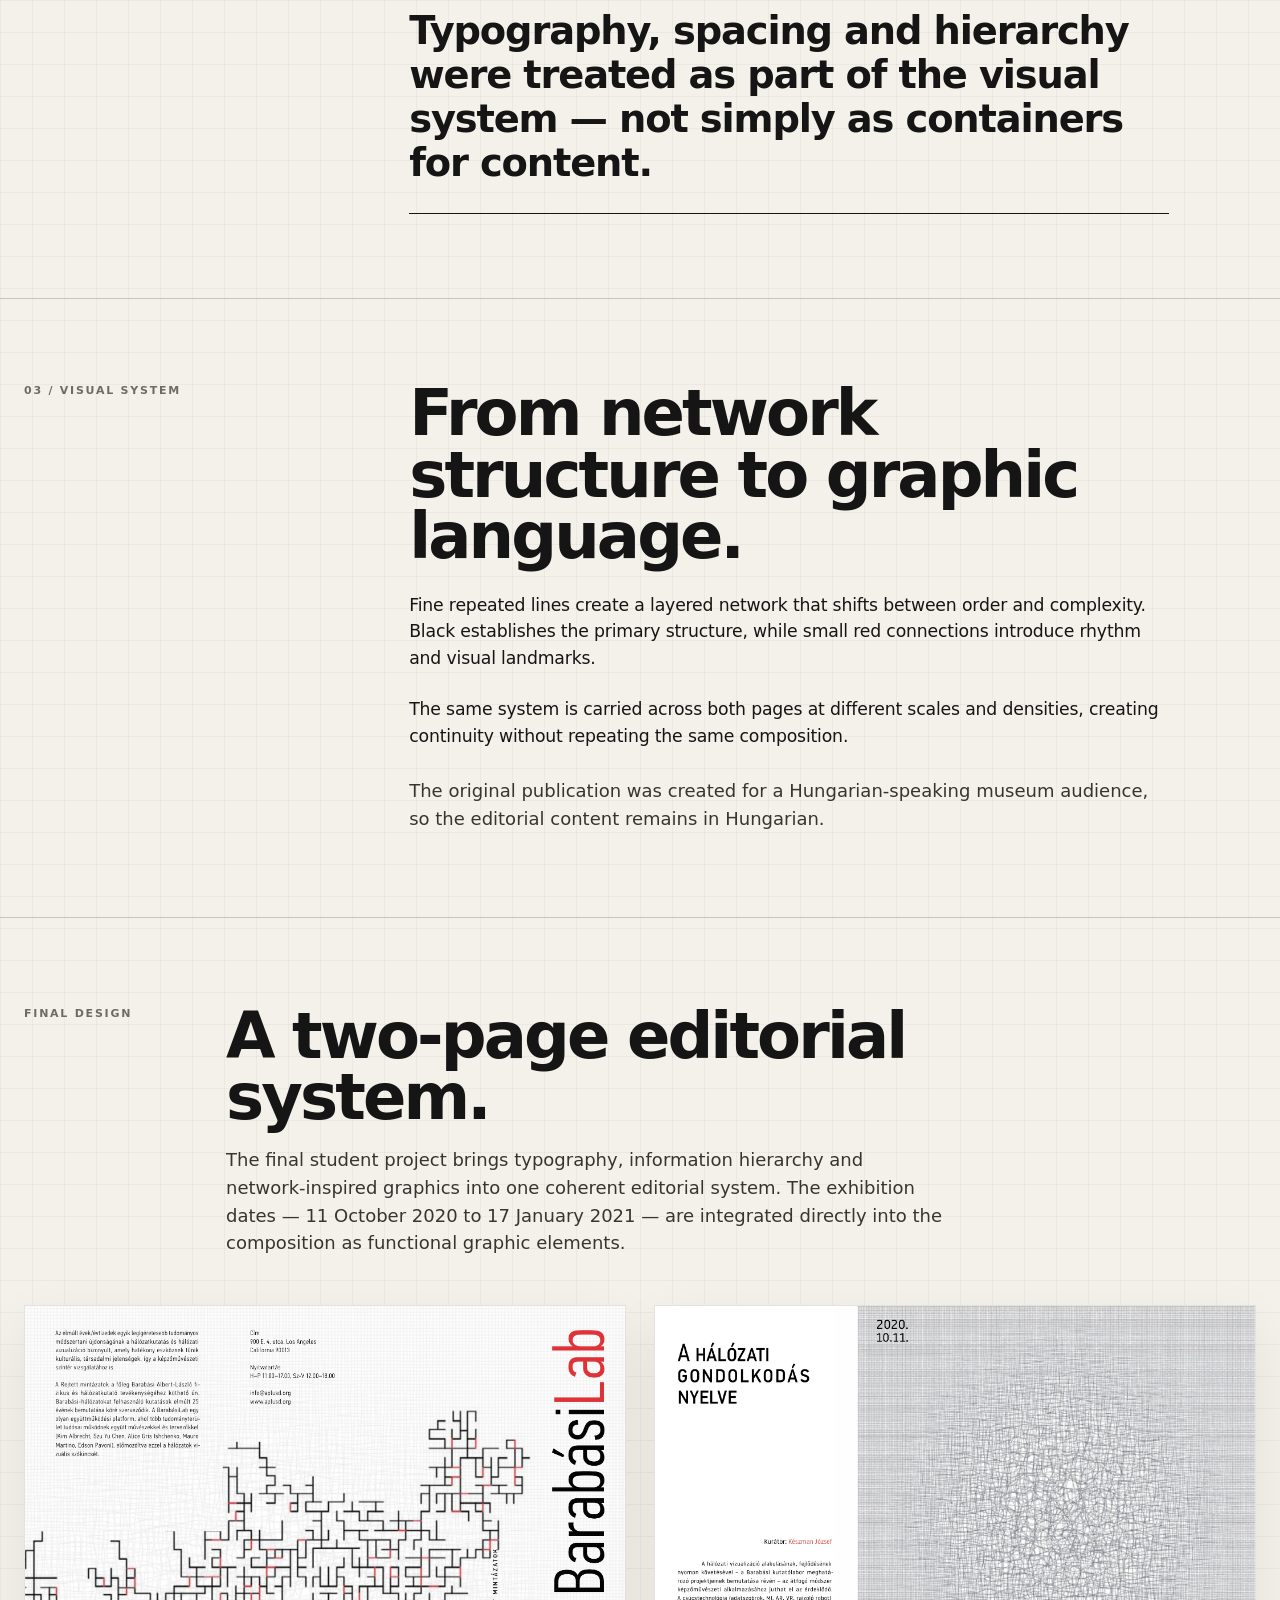
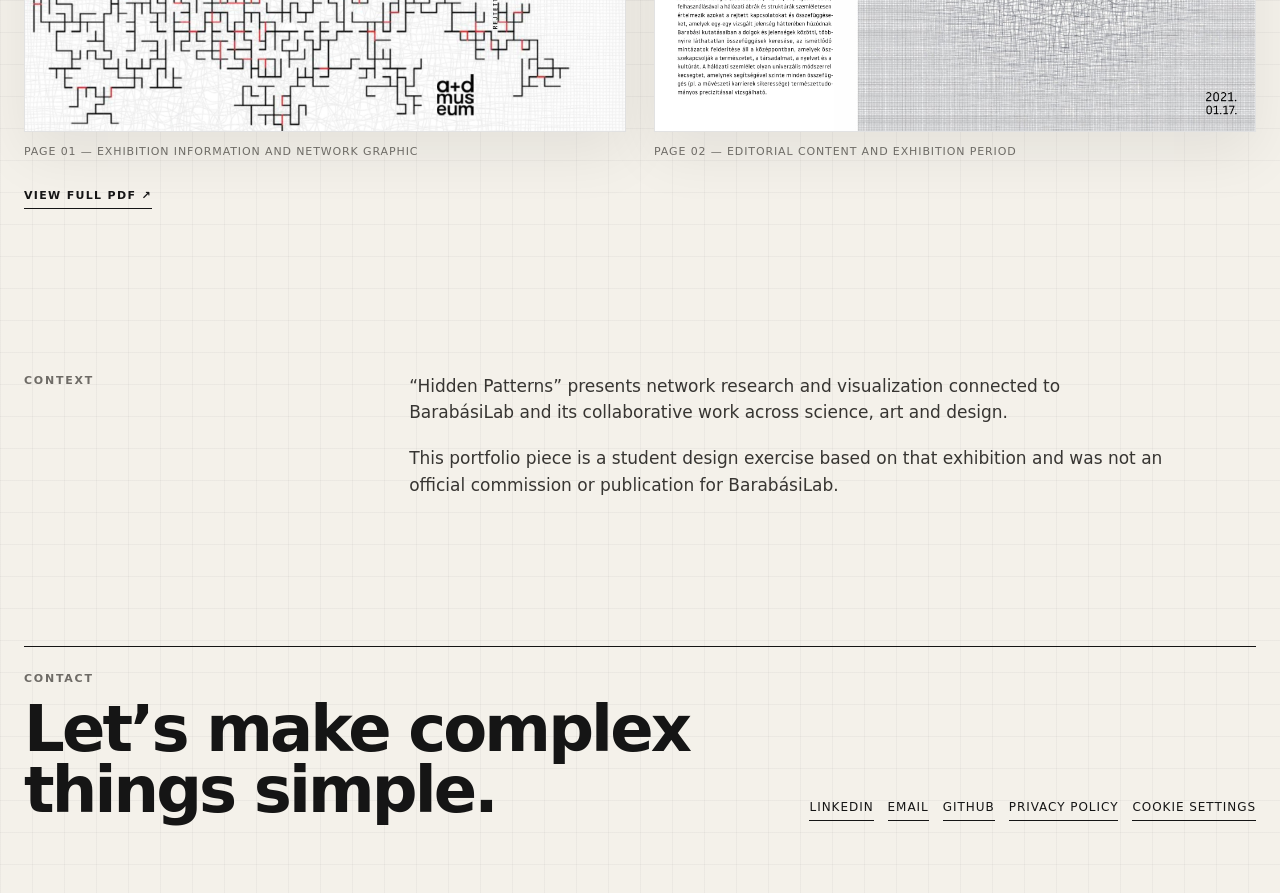
<file: barabasi.html>
<!DOCTYPE html>
<html lang="en">
<head>
<script>window.dataLayer=window.dataLayer||[];function gtag(){dataLayer.push(arguments);}gtag('consent','default',{'analytics_storage':'denied','ad_storage':'denied','ad_user_data':'denied','ad_personalization':'denied'});</script>
<script async src="https://www.googletagmanager.com/gtag/js?id=G-JGWVMMJHGT"></script>
<script>gtag('js',new Date());gtag('config','G-JGWVMMJHGT');</script>
  <meta charset="UTF-8" />
  <meta name="viewport" content="width=device-width, initial-scale=1.0" />
  <meta name="description" content="BarabásiLab — Hidden Patterns editorial design student project by Anikó Lukácsovics." />
  <title>BarabásiLab — Anikó Lukácsovics</title>

  <style>
    :root{
      --paper:#f4f1ea;
      --ink:#151515;
      --muted:#6e6b66;
      --line:#c9c5bd;
      --red:#d83a2e;
      --max:1320px;
    }

    *{box-sizing:border-box}

    html{scroll-behavior:smooth}

    body{
      margin:0;
      background:
        linear-gradient(rgba(21,21,21,.035) 1px, transparent 1px),
        linear-gradient(90deg, rgba(21,21,21,.035) 1px, transparent 1px),
        var(--paper);
      background-size:32px 32px;
      color:var(--ink);
      font-family:Inter, ui-sans-serif, system-ui, -apple-system, BlinkMacSystemFont, "Segoe UI", sans-serif;
      line-height:1.45;
    }

    a{
      color:inherit;
      text-decoration:none;
    }

    .shell{
      width:min(calc(100% - 48px),var(--max));
      margin:0 auto;
    }

    /* HEADER */

    header{
      position:sticky;
      top:0;
      z-index:20;
      backdrop-filter:blur(14px);
      background:rgba(244,241,234,.84);
      border-bottom:1px solid rgba(21,21,21,.14);
    }

    .nav{
      height:72px;
      display:flex;
      align-items:center;
      justify-content:space-between;
      gap:24px;
    }

    .brand{
      font-size:13px;
      font-weight:800;
      letter-spacing:.16em;
      text-transform:uppercase;
      white-space:nowrap;
    }

    .back{
      font-size:12px;
      letter-spacing:.08em;
      text-transform:uppercase;
      color:var(--muted);
    }

    /* HERO */

    .project-hero{
      padding:82px 0 64px;
      border-bottom:1px solid var(--line);
    }

    .project-kicker{
      font-size:11px;
      font-weight:800;
      letter-spacing:.16em;
      text-transform:uppercase;
      color:var(--muted);
      margin-bottom:28px;
    }

    .project-hero-grid{
      display:grid;
      grid-template-columns:1.35fr .65fr;
      gap:64px;
      align-items:end;
    }

    h1{
      margin:0;
      max-width:930px;
      font-size:clamp(60px,8vw,120px);
      line-height:.86;
      letter-spacing:-.06em;
      font-weight:800;
    }

    h1 em{
      color:var(--red);
      font-style:normal;
    }

    .hero-subtitle{
      margin:26px 0 0;
      max-width:760px;
      font-size:20px;
      line-height:1.45;
      color:#373532;
    }

    .meta{
      display:grid;
      gap:18px;
      align-self:end;
      padding-bottom:7px;
    }

    .meta-row{
      padding-top:12px;
      border-top:1px solid var(--line);
    }

    .meta-label{
      display:block;
      margin-bottom:4px;
      font-size:10px;
      font-weight:800;
      letter-spacing:.14em;
      text-transform:uppercase;
      color:var(--muted);
    }

    .meta-value{
      font-size:15px;
    }

    .label{
      font-size:11px;
      font-weight:800;
      letter-spacing:.16em;
      text-transform:uppercase;
      color:var(--muted);
    }

    /* CONCEPT */

    .concept{
      padding:76px 0 84px;
      border-bottom:1px solid var(--line);
    }

    .two-col{
      display:grid;
      grid-template-columns:.55fr 1.45fr;
      gap:64px;
    }

    .copy{
      max-width:760px;
    }

    .copy h2{
      margin:0 0 24px;
      font-size:clamp(38px,5vw,68px);
      line-height:.96;
      letter-spacing:-.045em;
    }

    .copy p{
      margin:0 0 24px;
      max-width:760px;
      font-size:clamp(17px,1.35vw,21px);
      line-height:1.55;
      letter-spacing:-.01em;
    }

    /* TYPOGRAPHY */

    .typography{
      padding:84px 0;
      border-bottom:1px solid var(--line);
    }

    .statement{
      margin:46px 0 0;
      padding:28px 0;
      border-top:1px solid var(--ink);
      border-bottom:1px solid var(--ink);
      max-width:760px;
      font-size:clamp(26px,3vw,40px);
      line-height:1.15;
      letter-spacing:-.03em;
      font-weight:650;
    }

    /* VISUAL SYSTEM */

    .visual-system{
      padding:84px 0;
      border-bottom:1px solid var(--line);
    }

    .system-note{
      margin-top:28px;
      max-width:760px;
      font-size:18px;
      line-height:1.55;
      color:#373532;
    }

    /* FINAL DESIGN */

    .final{
      padding:88px 0 92px;
    }

    .final-head{
      display:grid;
      grid-template-columns:170px 1fr;
      gap:32px;
      margin-bottom:48px;
    }

    .final-copy{
      max-width:760px;
    }

    .final-copy h2{
      margin:0 0 18px;
      font-size:clamp(40px,5vw,72px);
      line-height:.95;
      letter-spacing:-.045em;
    }

    .final-copy p{
      margin:0;
      max-width:720px;
      font-size:18px;
      line-height:1.55;
      color:#373532;
    }

    .pages{
      display:grid;
      grid-template-columns:1fr 1fr;
      gap:28px;
      align-items:start;
    }

    .page-card{
      background:#fff;
      border:1px solid rgba(21,21,21,.12);
      box-shadow:0 22px 55px rgba(21,21,21,.07);
    }

    .page-card img{
      display:block;
      width:100%;
      height:auto;
    }

    .page-caption{
      margin-top:12px;
      font-size:11px;
      letter-spacing:.08em;
      text-transform:uppercase;
      color:var(--muted);
    }

    .pdf-link{
      display:inline-block;
      margin-top:28px;
      padding-bottom:4px;
      border-bottom:1px solid var(--ink);
      font-size:11px;
      font-weight:800;
      letter-spacing:.12em;
      text-transform:uppercase;
    }

    /* NOTE */

    .note{
      padding:72px 0 84px;
    }

    .note-box{
      max-width:760px;
    }

    .note-box p{
      margin:0 0 20px;
      font-size:17px;
      line-height:1.55;
      color:#373532;
    }

    /* FOOTER */

    footer{
      padding:44px 0 72px;
    }

    .footer-grid{
      display:flex;
      justify-content:space-between;
      gap:32px;
      align-items:flex-end;
      border-top:1px solid var(--ink);
      padding-top:24px;
    }

    .footer-title{
      font-size:clamp(34px,5vw,68px);
      letter-spacing:-.045em;
      line-height:.95;
      font-weight:750;
    }

    .footer-links{
      display:flex;
      gap:14px;
      flex-wrap:wrap;
    }

    .footer-links a{
      font-size:12px;
      letter-spacing:.08em;
      text-transform:uppercase;
      border-bottom:1px solid var(--ink);
      padding-bottom:3px;
    }

    /* RESPONSIVE */

    @media(max-width:920px){
      .shell{
        width:min(calc(100% - 30px),var(--max));
      }

      .nav{
        height:auto;
        padding:18px 0;
        align-items:flex-start;
      }

      .project-hero-grid,
      .two-col,
      .final-head{
        grid-template-columns:1fr;
        gap:30px;
      }

      .pages{
        grid-template-columns:1fr;
      }

      .footer-grid{
        flex-direction:column;
        align-items:flex-start;
      }
    }

    @media(max-width:560px){
      .brand{
        font-size:10px;
      }

      .back{
        font-size:9px;
      }

      h1{
        font-size:54px;
      }
    }
  
.consent-banner{position:fixed;left:24px;right:24px;bottom:24px;z-index:9999;display:none;max-width:760px;margin:0 auto;padding:20px 22px;background:#faf8f3;border:1px solid var(--ink);box-shadow:0 12px 40px rgba(21,21,21,.12)}
.consent-banner.is-visible{display:block}.consent-inner{display:flex;align-items:center;justify-content:space-between;gap:24px}.consent-copy{max-width:470px;font-size:13px;color:#373532}.consent-copy strong{display:block;margin-bottom:5px;color:var(--ink);font-size:14px}.consent-actions{display:flex;gap:10px;flex-shrink:0}.consent-btn{border:1px solid var(--ink);padding:10px 14px;font:inherit;font-size:11px;font-weight:700;letter-spacing:.06em;text-transform:uppercase;cursor:pointer;background:transparent;color:var(--ink)}.consent-btn.accept{background:var(--ink);color:var(--paper)}
@media(max-width:680px){.consent-banner{left:15px;right:15px;bottom:15px}.consent-inner{align-items:stretch;flex-direction:column;gap:16px}.consent-actions{flex-wrap:wrap}}


/* Footer consent control: styled like the existing footer links */
.footer-links .footer-cookie-settings{appearance:none;border:0;border-bottom:1px solid var(--ink);border-radius:0;padding:0 0 3px;background:transparent;color:inherit;font:inherit;font-size:12px;letter-spacing:.08em;text-transform:uppercase;cursor:pointer}
.footer-links .footer-cookie-settings:hover,.footer-links a:hover{opacity:.65}
</style>
</head>

<body>
<div class="consent-banner" id="analytics-consent" role="dialog" aria-live="polite" aria-label="Analytics preferences"><div class="consent-inner"><div class="consent-copy"><strong>Analytics preferences</strong>I use Google Analytics to understand how visitors use this portfolio. Analytics is optional and is disabled unless you accept it.</div><div class="consent-actions"><button class="consent-btn" id="necessary-only" type="button">Only necessary</button><button class="consent-btn accept" id="accept-analytics" type="button">Accept analytics</button></div></div></div>

  <header>
    <div class="shell nav">
      <a class="brand" href="index.html">
        ANIKÓ LUKÁCSOVICS / PORTFOLIO
      </a>

      <a class="back" href="index.html#visual">
        ← Back to Visual Communication
      </a>
    </div>
  </header>


  <main>

    <!-- HERO -->

    <section class="project-hero">
      <div class="shell">

        <div class="project-kicker">
          01 / Visual Communication
        </div>

        <div class="project-hero-grid">

          <div>
            <h1>
              BarabásiLab<br/>
              <em>Hidden Patterns</em>
            </h1>

            <p class="hero-subtitle">
              Editorial design concept for a museum exhibition exploring the visual language of networks.
            </p>
          </div>

          <div class="meta">

            <div class="meta-row">
              <span class="meta-label">Project</span>
              <span class="meta-value">Student project</span>
            </div>

            <div class="meta-row">
              <span class="meta-label">Tools</span>
              <span class="meta-value">Adobe InDesign</span>
            </div>

            <div class="meta-row">
              <span class="meta-label">Focus</span>
              <span class="meta-value">
                Editorial design · Typography · Visual systems
              </span>
            </div>

          </div>

        </div>
      </div>
    </section>


    <!-- CONCEPT -->

    <section class="concept">
      <div class="shell two-col">

        <div class="label">
          01 / Concept
        </div>

        <div class="copy">

          <h2>
            Making hidden connections visible.
          </h2>

          <p>
            A student project based on the BarabásiLab “Hidden Patterns” exhibition. The brief was to develop a two-page editorial piece that translates the idea of hidden connections and recurring patterns into a coherent visual system.
          </p>

          <p>
            The exhibition explores how network visualization can reveal relationships and recurring structures that are otherwise difficult to see. The design translates this idea into a visual language built from interconnected lines, repetition and subtle interruptions of red.
          </p>

          <p>
            Rather than illustrating networks literally, the graphic system becomes part of the page itself — moving between background texture, structure and visual emphasis.
          </p>

        </div>
      </div>
    </section>


    <!-- TYPOGRAPHY -->

    <section class="typography">
      <div class="shell two-col">

        <div class="label">
          02 / Typography
        </div>

        <div class="copy">

          <h2>
            Designing for clarity.
          </h2>

          <p>
            The publication combines expressive network graphics with relatively dense informational content. Careful attention was given to text flow, spacing and typographic rhythm to maintain a clean, balanced reading experience.
          </p>

          <p>
            A restrained typographic hierarchy allows the exhibition information to remain readable while the surrounding visual system carries the conceptual character of the project.
          </p>

          <div class="statement">
            Typography, spacing and hierarchy were treated as part of the visual system — not simply as containers for content.
          </div>

        </div>
      </div>
    </section>


    <!-- VISUAL SYSTEM -->

    <section class="visual-system">
      <div class="shell two-col">

        <div class="label">
          03 / Visual System
        </div>

        <div class="copy">

          <h2>
            From network structure to graphic language.
          </h2>

          <p>
            Fine repeated lines create a layered network that shifts between order and complexity. Black establishes the primary structure, while small red connections introduce rhythm and visual landmarks.
          </p>

          <p>
            The same system is carried across both pages at different scales and densities, creating continuity without repeating the same composition.
          </p>

          <div class="system-note">
            The original publication was created for a Hungarian-speaking museum audience, so the editorial content remains in Hungarian.
          </div>

        </div>
      </div>
    </section>


    <!-- FINAL DESIGN -->

    <section class="final">
      <div class="shell">

        <div class="final-head">

          <div class="label">
            Final design
          </div>

          <div class="final-copy">

            <h2>
              A two-page editorial system.
            </h2>

            <p>
              The final student project brings typography, information hierarchy and network-inspired graphics into one coherent editorial system. The exhibition dates — 11 October 2020 to 17 January 2021 — are integrated directly into the composition as functional graphic elements.
            </p>

          </div>

        </div>


        <div class="pages">

          <div>
            <div class="page-card">
              <img
                src="barabasi-page-1.jpg"
                alt="BarabásiLab Hidden Patterns editorial design — page one"
              />
            </div>

            <div class="page-caption">
              Page 01 — Exhibition information and network graphic
            </div>
          </div>


          <div>
            <div class="page-card">
              <img
                src="barabasi-page-2.jpg"
                alt="BarabásiLab Hidden Patterns editorial design — page two"
              />
            </div>

            <div class="page-caption">
              Page 02 — Editorial content and exhibition period
            </div>
          </div>

        </div>


        <a
          class="pdf-link"
          href="BarabasiLab.pdf"
          target="_blank"
          rel="noopener noreferrer"
        >
          View full PDF ↗
        </a>

      </div>
    </section>


    <!-- NOTE -->

    <section class="note">
      <div class="shell two-col">

        <div class="label">
          Context
        </div>

        <div class="note-box">

          <p>
            “Hidden Patterns” presents network research and visualization connected to BarabásiLab and its collaborative work across science, art and design.
          </p>

          <p>
            This portfolio piece is a student design exercise based on that exhibition and was not an official commission or publication for BarabásiLab.
          </p>

        </div>

      </div>
    </section>

  </main>


  <footer>
    <div class="shell footer-grid">

      <div>

        <div class="label" style="margin-bottom:12px">
          Contact
        </div>

        <div class="footer-title">
          Let’s make complex<br/>
          things simple.
        </div>

      </div>

      <div class="footer-links">

        <a
          href="https://www.linkedin.com/in/anikolukacsovics"
          target="_blank"
          rel="noopener noreferrer"
        >
          LinkedIn
        </a>

        <a href="mailto:aniko.lukacsovics@gmail.com">
          Email
        </a>

      
        <a href="https://github.com/l-aniko" target="_blank" rel="noopener noreferrer">GitHub</a>
        <a href="privacy.html">Privacy Policy</a>
        <button type="button" class="footer-cookie-settings" data-cookie-settings>Cookie Settings</button>
</div>

    </div>
  </footer>




<script>
(function () {
  const banner = document.getElementById('analytics-consent');
  const accept = document.getElementById('accept-analytics');
  const necessary = document.getElementById('necessary-only');
  const key = 'portfolio_analytics_consent';
  if (!banner || !accept || !necessary) return;

  function choice() {
    try { return localStorage.getItem(key); } catch (error) { return null; }
  }
  function setChoice(value) {
    try { localStorage.setItem(key, value); } catch (error) {}
    window.dataLayer = window.dataLayer || [];
    if (typeof window.gtag === 'function') {
      window.gtag('consent', 'update', { analytics_storage: value });
    } else {
      window.dataLayer.push(['consent', 'update', { analytics_storage: value }]);
    }
    banner.classList.remove('is-visible');
  }
  const saved = choice();
  if (saved === 'granted' || saved === 'denied') {
    if (saved === 'granted') {
      if (typeof window.gtag === 'function') window.gtag('consent', 'update', { analytics_storage: 'granted' });
    }
  } else {
    banner.classList.add('is-visible');
  }
  accept.addEventListener('click', function () { setChoice('granted'); });
  necessary.addEventListener('click', function () { setChoice('denied'); });
  document.querySelectorAll('[data-cookie-settings]').forEach(function (button) {
    button.addEventListener('click', function () {
      banner.classList.add('is-visible');
      accept.focus({ preventScroll: true });
    });
  });
})();
</script>

</body>
</html>
</file>
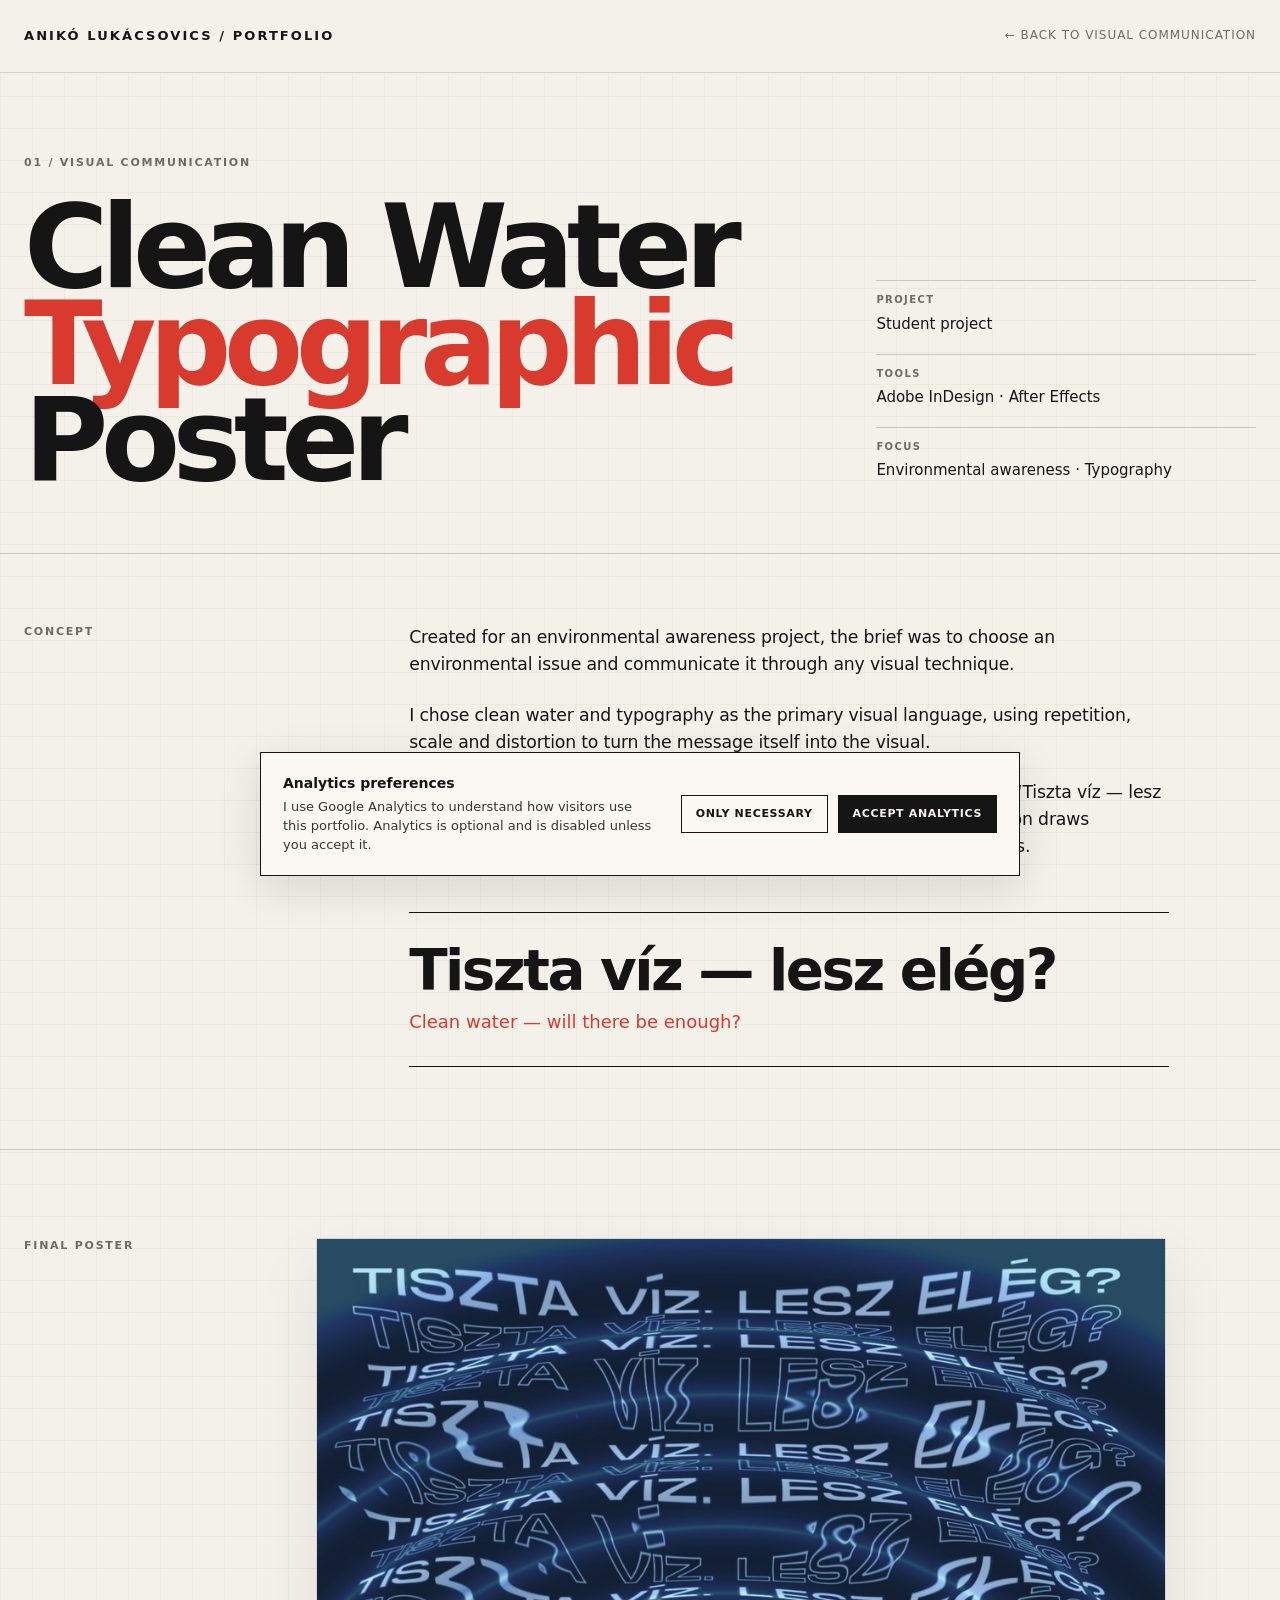
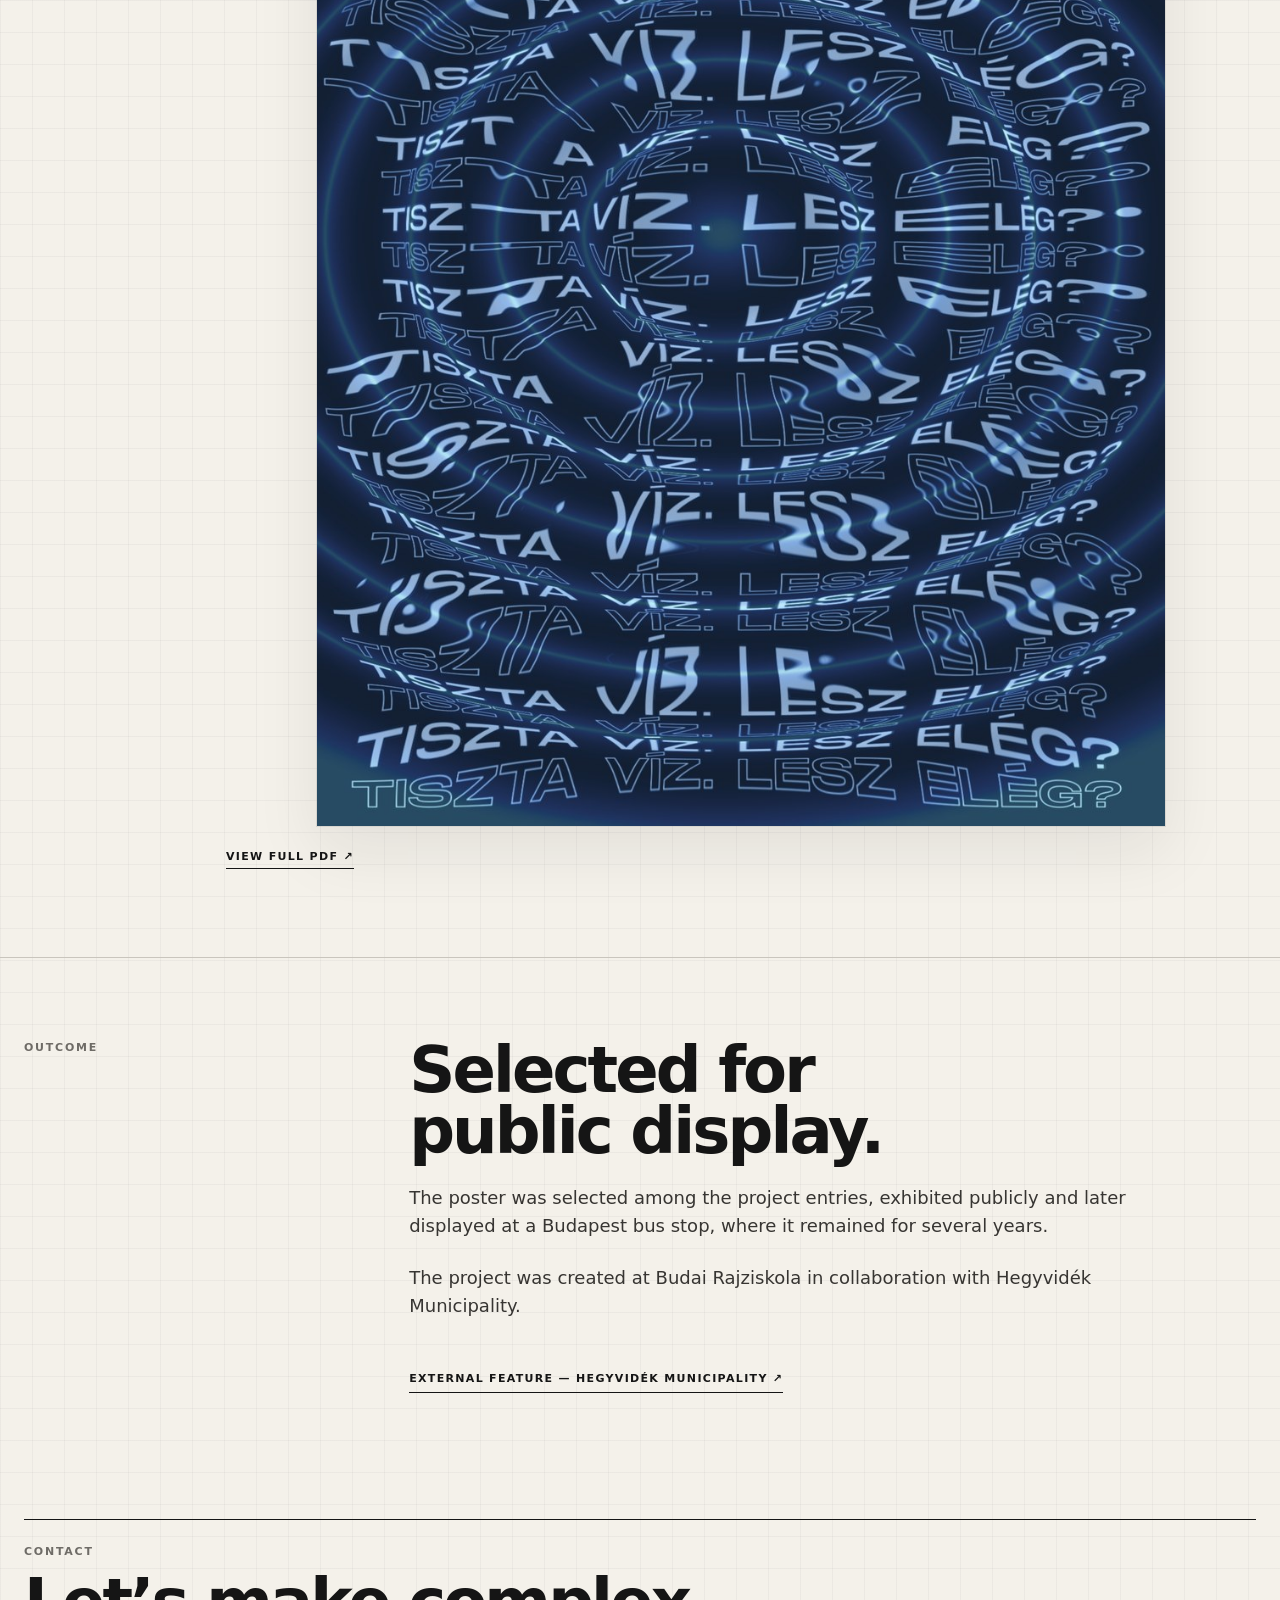
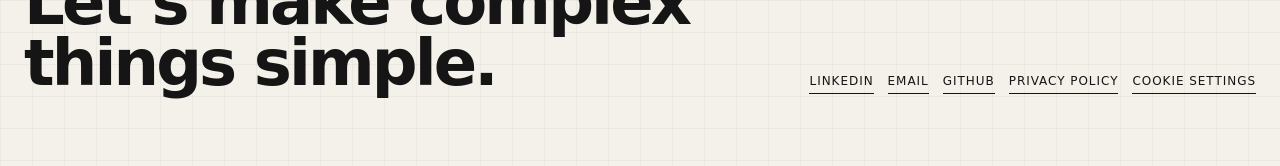
<file: clean-water.html>
<!DOCTYPE html>
<html lang="en">
<head>
<script>window.dataLayer=window.dataLayer||[];function gtag(){dataLayer.push(arguments);}gtag('consent','default',{'analytics_storage':'denied','ad_storage':'denied','ad_user_data':'denied','ad_personalization':'denied'});</script>
<script async src="https://www.googletagmanager.com/gtag/js?id=G-JGWVMMJHGT"></script>
<script>gtag('js',new Date());gtag('config','G-JGWVMMJHGT');</script>
  <meta charset="UTF-8" />
  <meta name="viewport" content="width=device-width, initial-scale=1.0" />
  <meta name="description" content="Clean Water — Typographic Poster by Anikó Lukácsovics." />
  <title>Clean Water — Anikó Lukácsovics</title>

  <style>
    :root{
      --paper:#f4f1ea;
      --ink:#151515;
      --muted:#6e6b66;
      --line:#c9c5bd;
      --red:#d83a2e;
      --card:#faf8f3;
      --max:1320px;
    }

    *{box-sizing:border-box}

    html{scroll-behavior:smooth}

    body{
      margin:0;
      background:
        linear-gradient(rgba(21,21,21,.035) 1px, transparent 1px),
        linear-gradient(90deg, rgba(21,21,21,.035) 1px, transparent 1px),
        var(--paper);
      background-size:32px 32px;
      color:var(--ink);
      font-family:Inter, ui-sans-serif, system-ui, -apple-system, BlinkMacSystemFont, "Segoe UI", sans-serif;
      line-height:1.45;
    }

    a{
      color:inherit;
      text-decoration:none;
    }

    .shell{
      width:min(calc(100% - 48px),var(--max));
      margin:0 auto;
    }

    /* HEADER */

    header{
      position:sticky;
      top:0;
      z-index:20;
      backdrop-filter:blur(14px);
      background:rgba(244,241,234,.84);
      border-bottom:1px solid rgba(21,21,21,.14);
    }

    .nav{
      height:72px;
      display:flex;
      align-items:center;
      justify-content:space-between;
      gap:24px;
    }

    .brand{
      font-size:13px;
      font-weight:800;
      letter-spacing:.16em;
      text-transform:uppercase;
      white-space:nowrap;
    }

    .back{
      font-size:12px;
      letter-spacing:.08em;
      text-transform:uppercase;
      color:var(--muted);
      transition:.2s ease;
    }

    .back:hover{
      color:var(--ink);
    }

    /* HERO */

    .project-hero{
      padding:82px 0 64px;
      border-bottom:1px solid var(--line);
    }

    .project-kicker{
      font-size:11px;
      font-weight:800;
      letter-spacing:.16em;
      text-transform:uppercase;
      color:var(--muted);
      margin-bottom:28px;
    }

    .project-hero-grid{
      display:grid;
      grid-template-columns:1.35fr .65fr;
      gap:64px;
      align-items:end;
    }

    h1{
      margin:0;
      max-width:900px;
      font-size:clamp(64px,9vw,132px);
      line-height:.84;
      letter-spacing:-.065em;
      font-weight:800;
    }

    h1 em{
      color:var(--red);
      font-style:normal;
    }

    .meta{
      display:grid;
      gap:18px;
      align-self:end;
      padding-bottom:7px;
    }

    .meta-row{
      padding-top:12px;
      border-top:1px solid var(--line);
    }

    .meta-label{
      display:block;
      margin-bottom:4px;
      font-size:10px;
      font-weight:800;
      letter-spacing:.14em;
      text-transform:uppercase;
      color:var(--muted);
    }

    .meta-value{
      font-size:15px;
    }

    /* CONCEPT */

    .concept{
      padding:70px 0 82px;
      border-bottom:1px solid var(--line);
    }

    .concept-grid{
      display:grid;
      grid-template-columns:.55fr 1.45fr;
      gap:64px;
    }

    .label{
      font-size:11px;
      font-weight:800;
      letter-spacing:.16em;
      text-transform:uppercase;
      color:var(--muted);
    }

    .concept-copy{
      max-width:760px;
    }

    .concept-copy > p{
      margin:0 0 24px;
      max-width:760px;
      font-size:clamp(17px,1.35vw,21px);
      line-height:1.55;
      letter-spacing:-.01em;
    }

    .concept-copy > p:last-of-type{
      margin-bottom:0;
    }

    .translation{
      margin-top:52px;
      padding:30px 0 32px;
      border-top:1px solid var(--ink);
      border-bottom:1px solid var(--ink);
    }

    .translation-hu{
      margin:0 0 10px;
      font-size:clamp(32px,4.4vw,62px);
      line-height:1;
      letter-spacing:-.045em;
      font-weight:750;
    }

    .translation-en{
      margin:0;
      color:var(--red);
      font-size:18px;
      line-height:1.4;
      letter-spacing:0;
    }

    /* POSTER */

    .poster-section{
      padding:88px 0;
      border-bottom:1px solid var(--line);
    }

    .poster-wrap{
      display:grid;
      grid-template-columns:170px 1fr;
      gap:32px;
    }

    .poster-image-wrap{
      display:flex;
      justify-content:center;
    }

    .poster-image{
      display:block;
      width:min(100%,850px);
      height:auto;
      border:1px solid rgba(21,21,21,.12);
      box-shadow:0 24px 60px rgba(21,21,21,.08);
    }

    .view-pdf{
      display:inline-block;
      margin-top:22px;
      padding-bottom:3px;
      border-bottom:1px solid var(--ink);
      font-size:11px;
      font-weight:800;
      letter-spacing:.12em;
      text-transform:uppercase;
    }

    /* OUTCOME */

    .outcome{
      padding:82px 0;
    }

    .outcome-grid{
      display:grid;
      grid-template-columns:.55fr 1.45fr;
      gap:64px;
    }

    .outcome-copy{
      max-width:820px;
    }

    .outcome-title{
      margin:0 0 22px;
      font-size:clamp(38px,5vw,72px);
      line-height:.95;
      letter-spacing:-.045em;
    }

    .outcome-copy p{
      margin:0 0 24px;
      max-width:720px;
      font-size:18px;
      line-height:1.55;
      color:#373532;
    }

    .external-link{
      display:inline-block;
      margin-top:16px;
      padding:12px 0 5px;
      border-bottom:1px solid var(--ink);
      font-size:11px;
      font-weight:800;
      letter-spacing:.12em;
      text-transform:uppercase;
    }

    /* FOOTER */

    footer{
      padding:44px 0 72px;
    }

    .footer-grid{
      display:flex;
      justify-content:space-between;
      gap:32px;
      align-items:flex-end;
      border-top:1px solid var(--ink);
      padding-top:24px;
    }

    .footer-title{
      font-size:clamp(34px,5vw,68px);
      letter-spacing:-.045em;
      line-height:.95;
      font-weight:750;
    }

    .footer-links{
      display:flex;
      gap:14px;
      flex-wrap:wrap;
      justify-content:flex-end;
    }

    .footer-links a{
      font-size:12px;
      letter-spacing:.08em;
      text-transform:uppercase;
      border-bottom:1px solid var(--ink);
      padding-bottom:3px;
    }

    /* RESPONSIVE */

    @media(max-width:920px){
      .shell{
        width:min(calc(100% - 30px),var(--max));
      }

      .nav{
        height:auto;
        padding:18px 0;
        align-items:flex-start;
      }

      .project-hero{
        padding:64px 0 48px;
      }

      .project-hero-grid,
      .concept-grid,
      .outcome-grid{
        grid-template-columns:1fr;
        gap:34px;
      }

      .poster-wrap{
        grid-template-columns:1fr;
        gap:22px;
      }

      .concept-copy{
        max-width:720px;
      }

      .footer-grid{
        align-items:flex-start;
        flex-direction:column;
      }

      .footer-links{
        justify-content:flex-start;
      }
    }

    @media(max-width:560px){
      .brand{
        font-size:10px;
      }

      .back{
        font-size:9px;
      }

      h1{
        font-size:58px;
      }

      .concept-copy > p{
        font-size:17px;
        line-height:1.55;
      }

      .translation-hu{
        font-size:36px;
      }
    }
  
.consent-banner{position:fixed;left:24px;right:24px;bottom:24px;z-index:9999;display:none;max-width:760px;margin:0 auto;padding:20px 22px;background:var(--card);border:1px solid var(--ink);box-shadow:0 12px 40px rgba(21,21,21,.12)}
.consent-banner.is-visible{display:block}.consent-inner{display:flex;align-items:center;justify-content:space-between;gap:24px}.consent-copy{max-width:470px;font-size:13px;color:#373532}.consent-copy strong{display:block;margin-bottom:5px;color:var(--ink);font-size:14px}.consent-actions{display:flex;gap:10px;flex-shrink:0}.consent-btn{border:1px solid var(--ink);padding:10px 14px;font:inherit;font-size:11px;font-weight:700;letter-spacing:.06em;text-transform:uppercase;cursor:pointer;background:transparent;color:var(--ink)}.consent-btn.accept{background:var(--ink);color:var(--paper)}
@media(max-width:680px){.consent-banner{left:15px;right:15px;bottom:15px}.consent-inner{align-items:stretch;flex-direction:column;gap:16px}.consent-actions{flex-wrap:wrap}}


/* Footer consent control: styled like the existing footer links */
.footer-links .footer-cookie-settings{appearance:none;border:0;border-bottom:1px solid var(--ink);border-radius:0;padding:0 0 3px;background:transparent;color:inherit;font:inherit;font-size:12px;letter-spacing:.08em;text-transform:uppercase;cursor:pointer}
.footer-links .footer-cookie-settings:hover,.footer-links a:hover{opacity:.65}
</style>
</head>

<body>
<div class="consent-banner" id="analytics-consent" role="dialog" aria-live="polite" aria-label="Analytics preferences"><div class="consent-inner"><div class="consent-copy"><strong>Analytics preferences</strong>I use Google Analytics to understand how visitors use this portfolio. Analytics is optional and is disabled unless you accept it.</div><div class="consent-actions"><button class="consent-btn" id="necessary-only" type="button">Only necessary</button><button class="consent-btn accept" id="accept-analytics" type="button">Accept analytics</button></div></div></div>

  <header>
    <div class="shell nav">
      <a class="brand" href="index.html">
        ANIKÓ LUKÁCSOVICS / PORTFOLIO
      </a>

      <a class="back" href="index.html#visual">
        ← Back to Visual Communication
      </a>
    </div>
  </header>


  <main>

    <!-- HERO -->

    <section class="project-hero">
      <div class="shell">

        <div class="project-kicker">
          01 / Visual Communication
        </div>

        <div class="project-hero-grid">

          <h1>
            Clean Water<br/>
            <em>Typographic</em> Poster
          </h1>

          <div class="meta">

            <div class="meta-row">
              <span class="meta-label">Project</span>
              <span class="meta-value">Student project</span>
            </div>

            <div class="meta-row">
              <span class="meta-label">Tools</span>
              <span class="meta-value">
                Adobe InDesign · After Effects
              </span>
            </div>

            <div class="meta-row">
              <span class="meta-label">Focus</span>
              <span class="meta-value">
                Environmental awareness · Typography
              </span>
            </div>

          </div>

        </div>
      </div>
    </section>


    <!-- CONCEPT -->

    <section class="concept">
      <div class="shell concept-grid">

        <div class="label">
          Concept
        </div>

        <div class="concept-copy">

          <p>
            Created for an environmental awareness project, the brief was to choose an environmental issue and communicate it through any visual technique.
          </p>

          <p>
            I chose clean water and typography as the primary visual language, using repetition, scale and distortion to turn the message itself into the visual.
          </p>

          <p>
            The poster was created for a Hungarian audience. Its central question, “Tiszta víz — lesz elég?”, translates as “Clean water — will there be enough?” The question draws attention to the future availability of one of our most essential resources.
          </p>

          <div class="translation">

            <p class="translation-hu">
              Tiszta víz — lesz elég?
            </p>

            <p class="translation-en">
              Clean water — will there be enough?
            </p>

          </div>

        </div>
      </div>
    </section>


    <!-- FINAL POSTER -->

    <section class="poster-section">
      <div class="shell poster-wrap">

        <div class="label">
          Final poster
        </div>

        <div>

          <div class="poster-image-wrap">

            <img
              class="poster-image"
              src="clean-water-thumbnail.jpg"
              alt="Clean Water typographic environmental awareness poster by Anikó Lukácsovics"
            />

          </div>

          <a
            class="view-pdf"
            href="Clearwater.pdf"
            target="_blank"
            rel="noopener noreferrer"
          >
            View full PDF ↗
          </a>

        </div>
      </div>
    </section>


    <!-- OUTCOME -->

    <section class="outcome">
      <div class="shell outcome-grid">

        <div class="label">
          Outcome
        </div>

        <div class="outcome-copy">

          <h2 class="outcome-title">
            Selected for<br/>
            public display.
          </h2>

          <p>
            The poster was selected among the project entries, exhibited publicly and later displayed at a Budapest bus stop, where it remained for several years.
          </p>

          <p>
            The project was created at Budai Rajziskola in collaboration with Hegyvidék Municipality.
          </p>

          <a
            class="external-link"
            href="https://zold-archiv.hegyvidek.hu/dokumentumtar/olvasnivalok/te-mit-tehetsz"
            target="_blank"
            rel="noopener noreferrer"
          >
            External feature — Hegyvidék Municipality ↗
          </a>

        </div>
      </div>
    </section>

  </main>


  <footer>
    <div class="shell footer-grid">

      <div>

        <div class="label" style="margin-bottom:12px">
          Contact
        </div>

        <div class="footer-title">
          Let’s make complex<br/>
          things simple.
        </div>

      </div>

      <div class="footer-links">

        <a
          href="https://www.linkedin.com/in/anikolukacsovics"
          target="_blank"
          rel="noopener noreferrer"
        >
          LinkedIn
        </a>

        <a href="mailto:aniko.lukacsovics@gmail.com">
          Email
        </a>

      
        <a href="https://github.com/l-aniko" target="_blank" rel="noopener noreferrer">GitHub</a>
        <a href="privacy.html">Privacy Policy</a>
        <button type="button" class="footer-cookie-settings" data-cookie-settings>Cookie Settings</button>
</div>

    </div>
  </footer>




<script>
(function () {
  const banner = document.getElementById('analytics-consent');
  const accept = document.getElementById('accept-analytics');
  const necessary = document.getElementById('necessary-only');
  const key = 'portfolio_analytics_consent';
  if (!banner || !accept || !necessary) return;

  function choice() {
    try { return localStorage.getItem(key); } catch (error) { return null; }
  }
  function setChoice(value) {
    try { localStorage.setItem(key, value); } catch (error) {}
    window.dataLayer = window.dataLayer || [];
    if (typeof window.gtag === 'function') {
      window.gtag('consent', 'update', { analytics_storage: value });
    } else {
      window.dataLayer.push(['consent', 'update', { analytics_storage: value }]);
    }
    banner.classList.remove('is-visible');
  }
  const saved = choice();
  if (saved === 'granted' || saved === 'denied') {
    if (saved === 'granted') {
      if (typeof window.gtag === 'function') window.gtag('consent', 'update', { analytics_storage: 'granted' });
    }
  } else {
    banner.classList.add('is-visible');
  }
  accept.addEventListener('click', function () { setChoice('granted'); });
  necessary.addEventListener('click', function () { setChoice('denied'); });
  document.querySelectorAll('[data-cookie-settings]').forEach(function (button) {
    button.addEventListener('click', function () {
      banner.classList.add('is-visible');
      accept.focus({ preventScroll: true });
    });
  });
})();
</script>

</body>
</html>
</file>
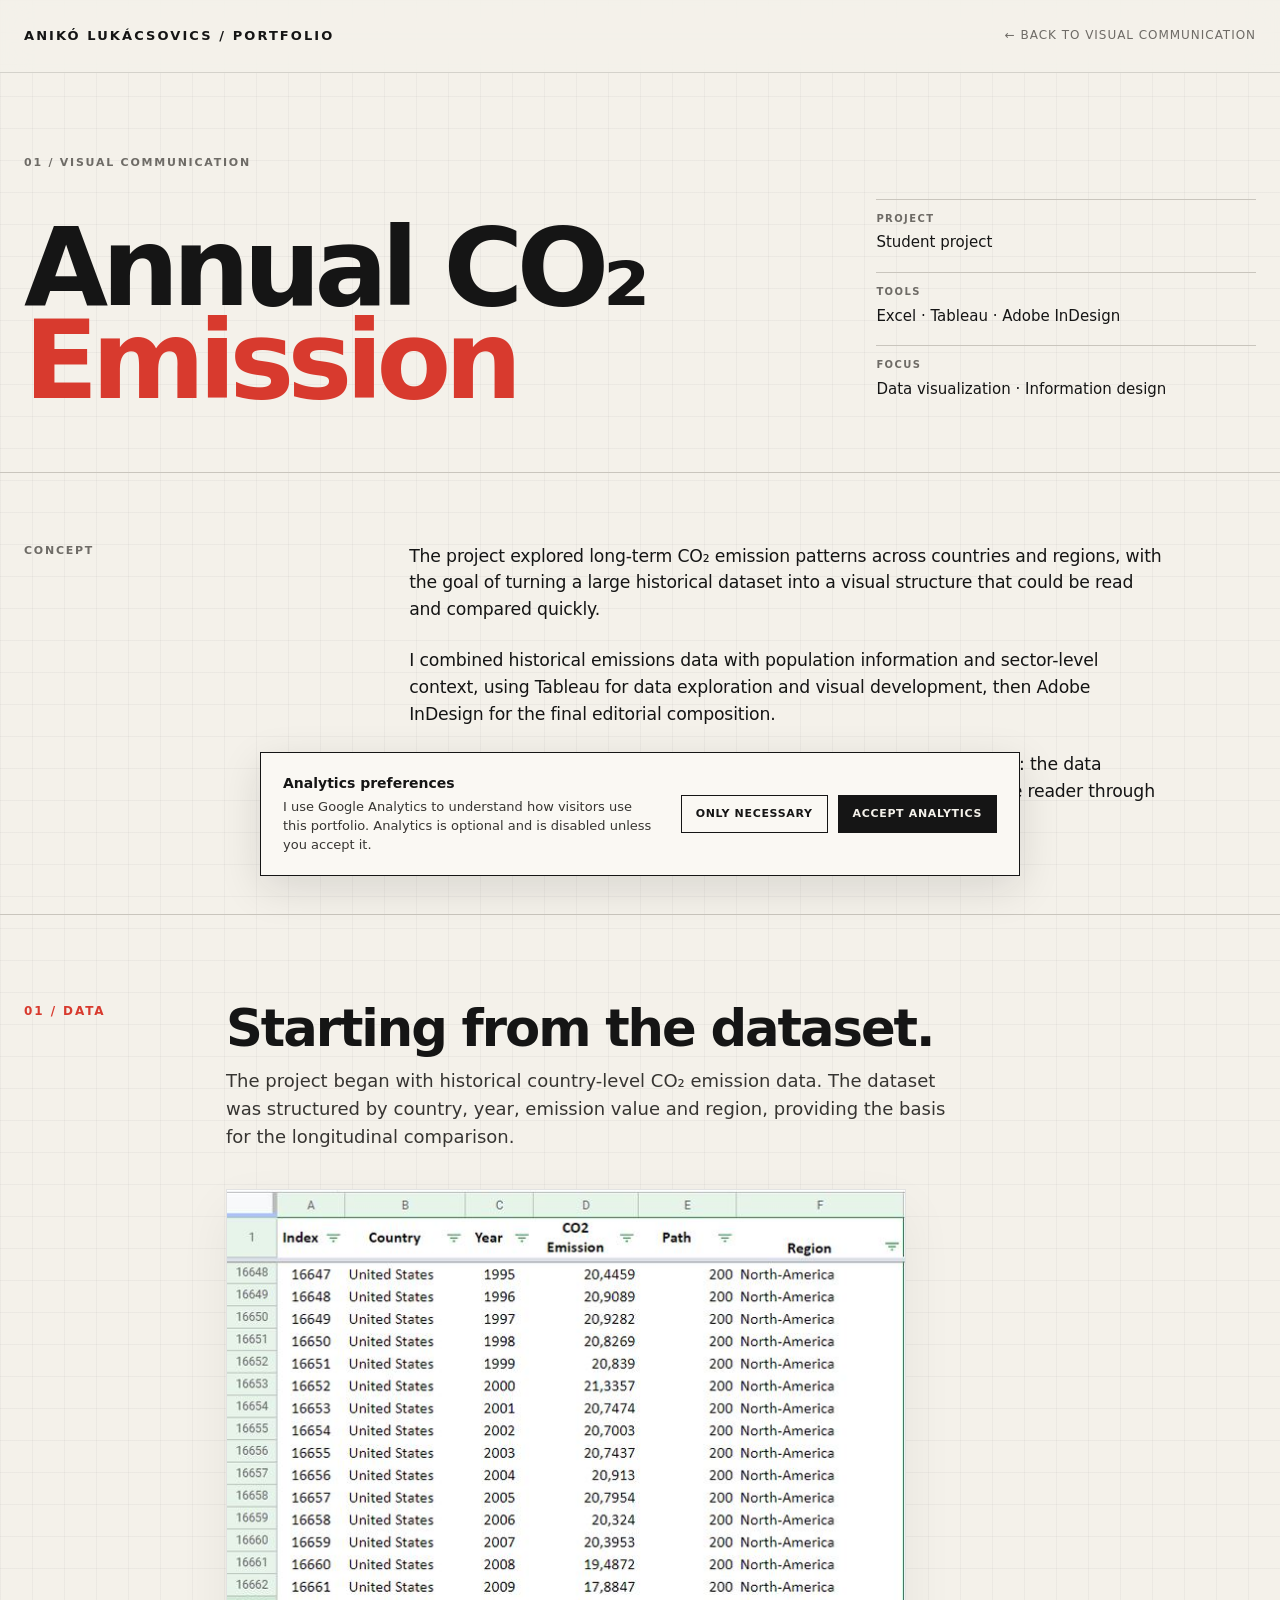
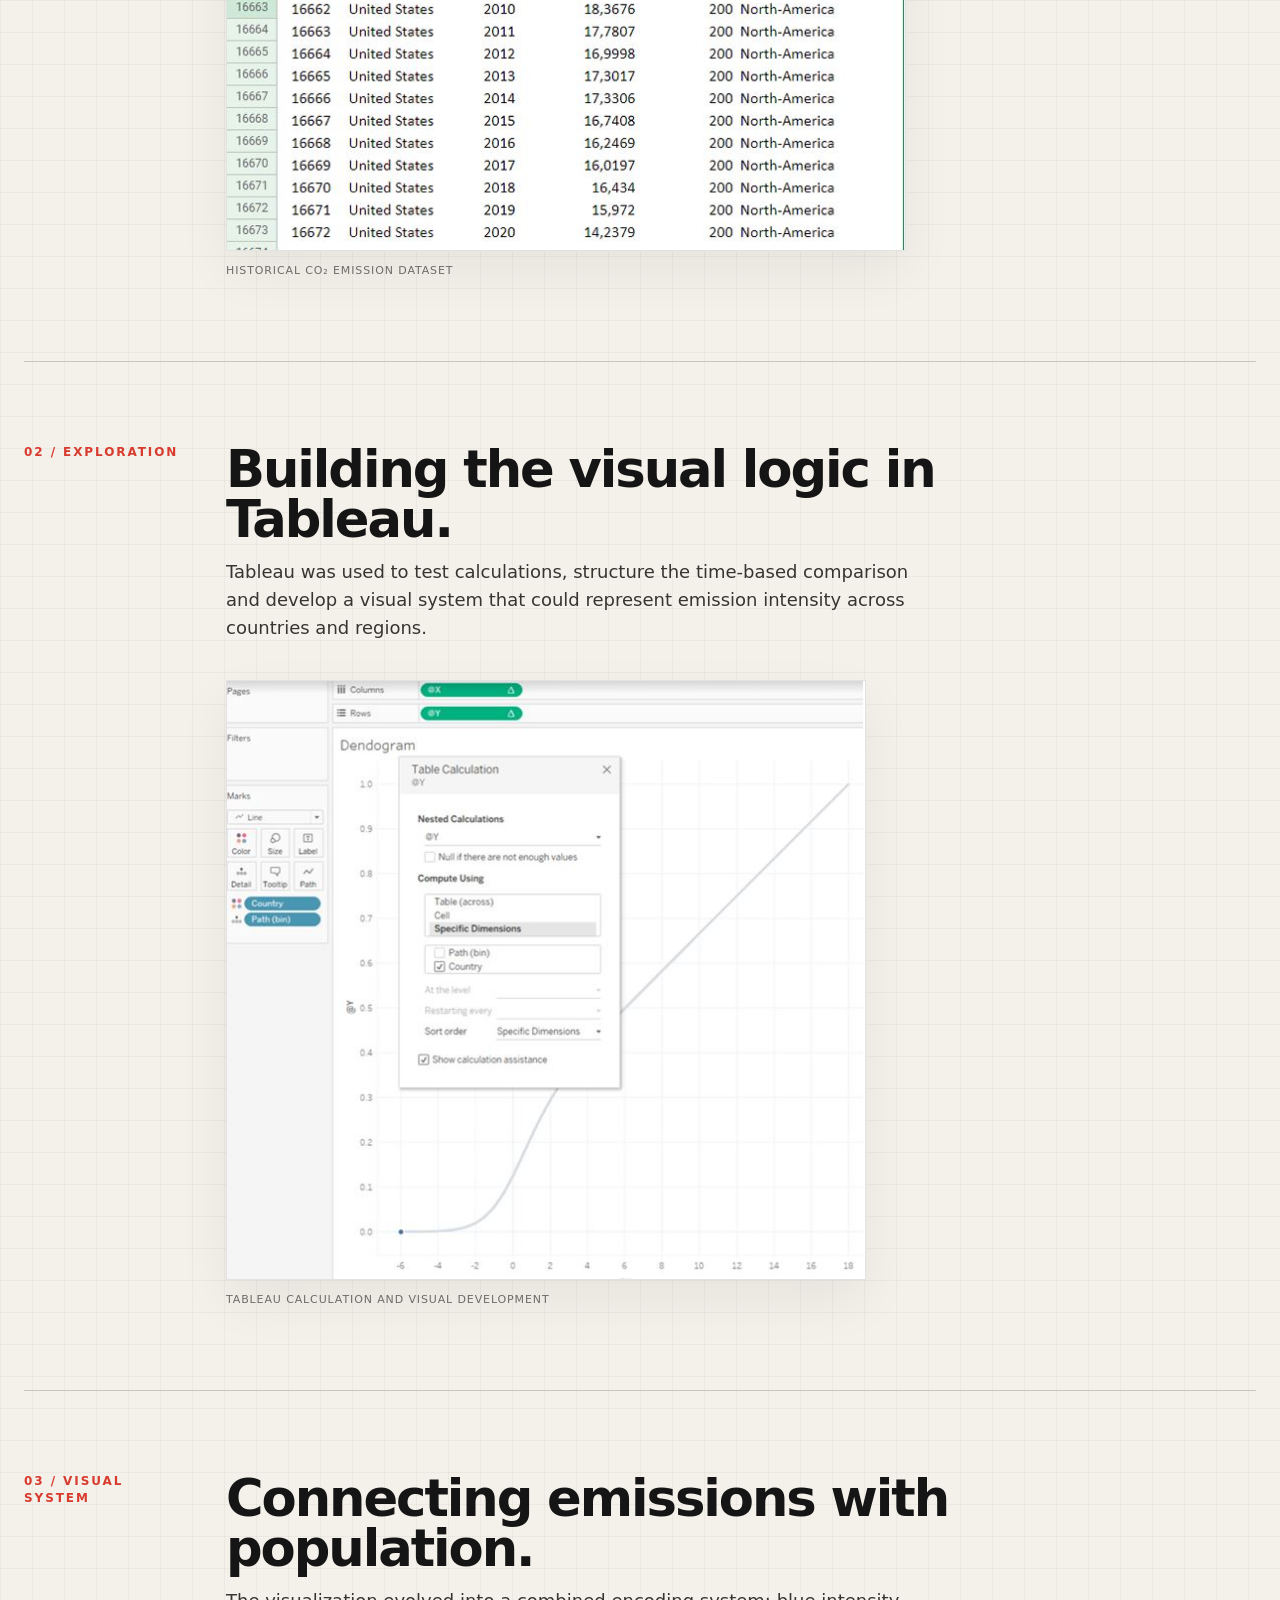
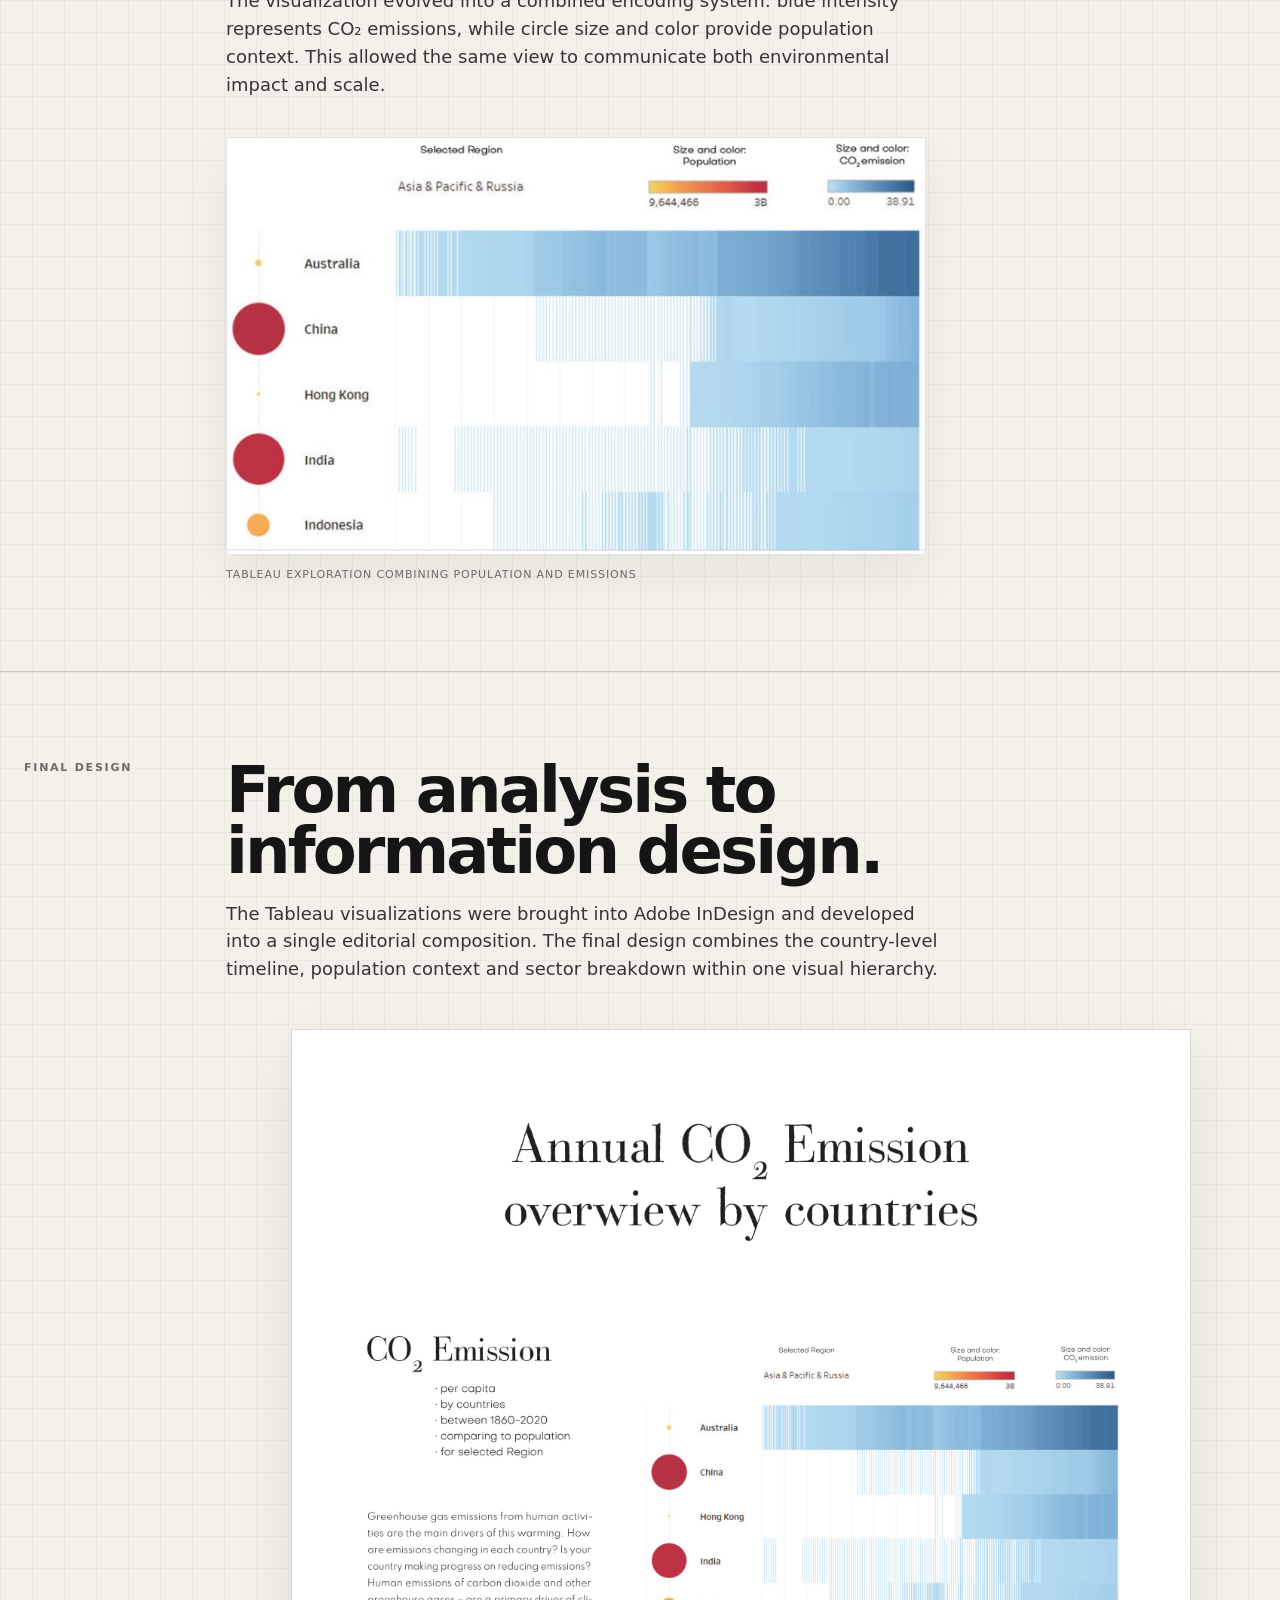
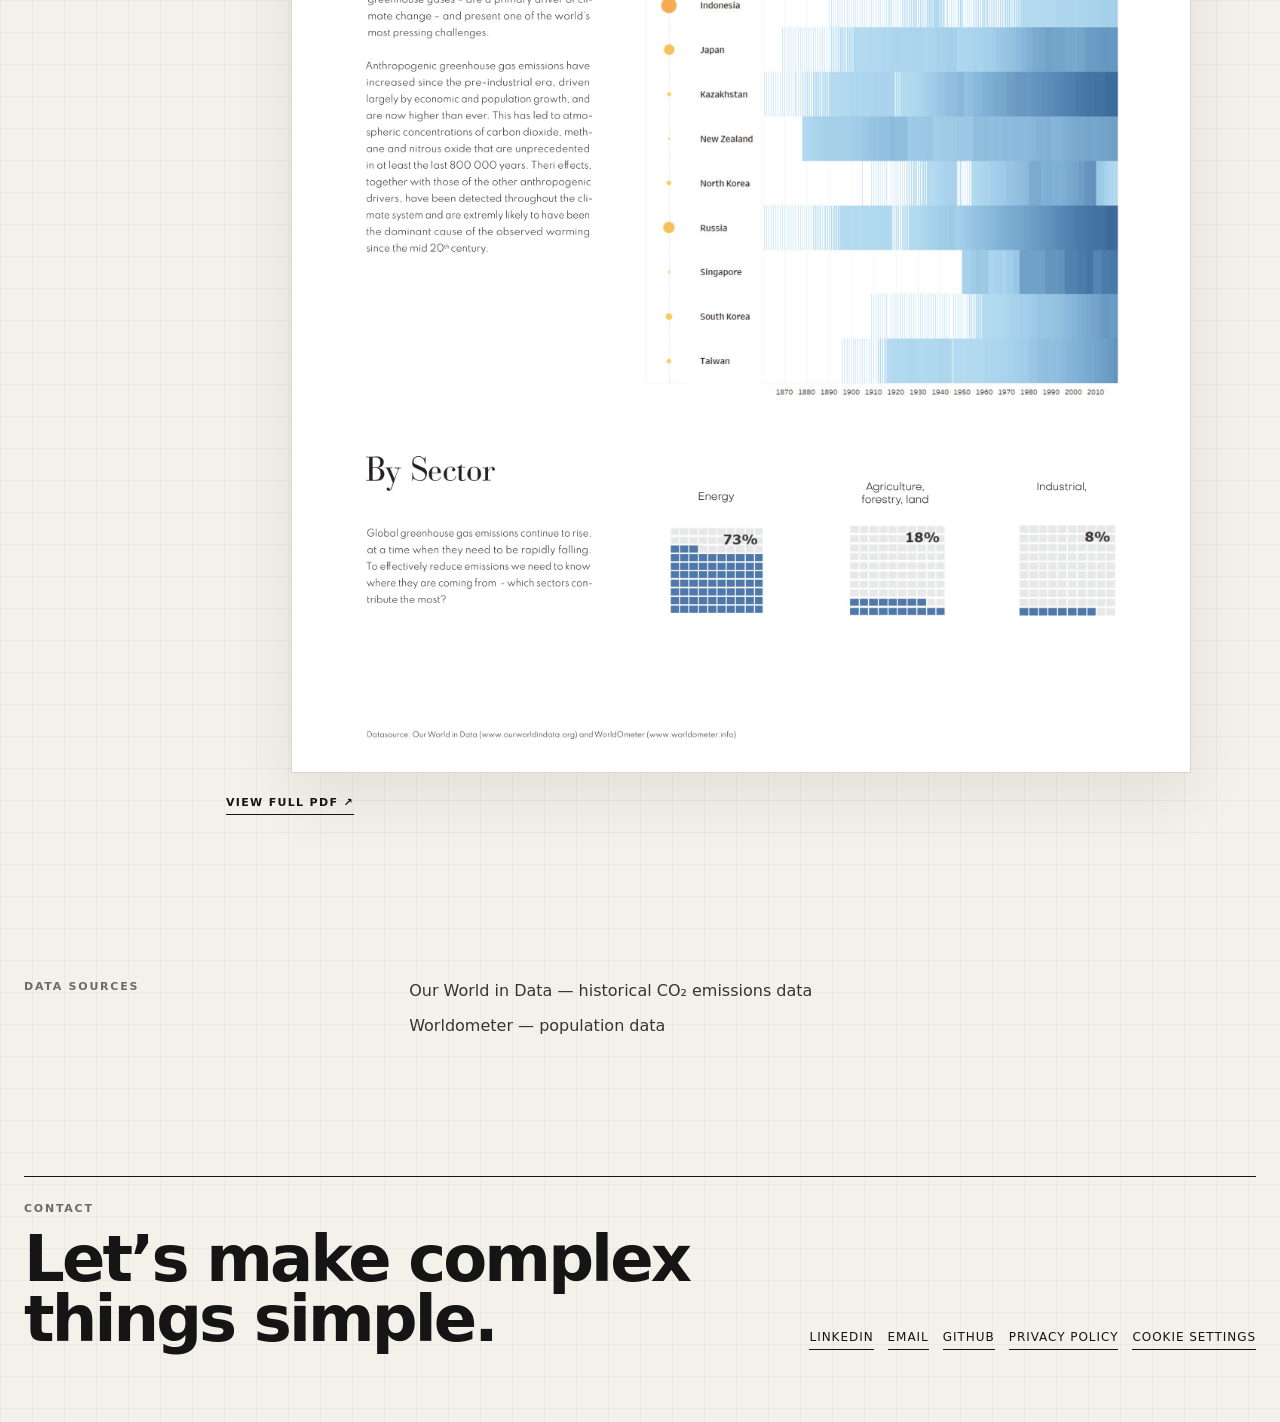
<file: co2-emission.html>
<!DOCTYPE html>
<html lang="en">
<head>
<script>window.dataLayer=window.dataLayer||[];function gtag(){dataLayer.push(arguments);}gtag('consent','default',{'analytics_storage':'denied','ad_storage':'denied','ad_user_data':'denied','ad_personalization':'denied'});</script>
<script async src="https://www.googletagmanager.com/gtag/js?id=G-JGWVMMJHGT"></script>
<script>gtag('js',new Date());gtag('config','G-JGWVMMJHGT');</script>
  <meta charset="UTF-8" />
  <meta name="viewport" content="width=device-width, initial-scale=1.0" />
  <meta name="description" content="Annual CO₂ Emission — Data Visualization project by Anikó Lukácsovics." />
  <title>Annual CO₂ Emission — Anikó Lukácsovics</title>

  <style>
    :root{
      --paper:#f4f1ea;
      --ink:#151515;
      --muted:#6e6b66;
      --line:#c9c5bd;
      --red:#d83a2e;
      --card:#faf8f3;
      --max:1320px;
    }

    *{box-sizing:border-box}

    html{scroll-behavior:smooth}

    body{
      margin:0;
      background:
        linear-gradient(rgba(21,21,21,.035) 1px, transparent 1px),
        linear-gradient(90deg, rgba(21,21,21,.035) 1px, transparent 1px),
        var(--paper);
      background-size:32px 32px;
      color:var(--ink);
      font-family:Inter, ui-sans-serif, system-ui, -apple-system, BlinkMacSystemFont, "Segoe UI", sans-serif;
      line-height:1.45;
    }

    a{
      color:inherit;
      text-decoration:none;
    }

    .shell{
      width:min(calc(100% - 48px),var(--max));
      margin:0 auto;
    }

    /* HEADER */

    header{
      position:sticky;
      top:0;
      z-index:20;
      backdrop-filter:blur(14px);
      background:rgba(244,241,234,.84);
      border-bottom:1px solid rgba(21,21,21,.14);
    }

    .nav{
      height:72px;
      display:flex;
      align-items:center;
      justify-content:space-between;
      gap:24px;
    }

    .brand{
      font-size:13px;
      font-weight:800;
      letter-spacing:.16em;
      text-transform:uppercase;
      white-space:nowrap;
    }

    .back{
      font-size:12px;
      letter-spacing:.08em;
      text-transform:uppercase;
      color:var(--muted);
      transition:.2s ease;
    }

    .back:hover{
      color:var(--ink);
    }

    /* HERO */

    .project-hero{
      padding:82px 0 64px;
      border-bottom:1px solid var(--line);
    }

    .project-kicker{
      font-size:11px;
      font-weight:800;
      letter-spacing:.16em;
      text-transform:uppercase;
      color:var(--muted);
      margin-bottom:28px;
    }

    .project-hero-grid{
      display:grid;
      grid-template-columns:1.35fr .65fr;
      gap:64px;
      align-items:end;
    }

    h1{
      margin:0;
      max-width:930px;
      font-size:clamp(64px,8.5vw,126px);
      line-height:.86;
      letter-spacing:-.06em;
      font-weight:800;
    }

    h1 em{
      color:var(--red);
      font-style:normal;
    }

    .meta{
      display:grid;
      gap:18px;
      align-self:end;
      padding-bottom:7px;
    }

    .meta-row{
      padding-top:12px;
      border-top:1px solid var(--line);
    }

    .meta-label{
      display:block;
      margin-bottom:4px;
      font-size:10px;
      font-weight:800;
      letter-spacing:.14em;
      text-transform:uppercase;
      color:var(--muted);
    }

    .meta-value{
      font-size:15px;
    }

    /* SHARED */

    .label{
      font-size:11px;
      font-weight:800;
      letter-spacing:.16em;
      text-transform:uppercase;
      color:var(--muted);
    }

    /* CONCEPT */

    .concept{
      padding:70px 0 82px;
      border-bottom:1px solid var(--line);
    }

    .concept-grid{
      display:grid;
      grid-template-columns:.55fr 1.45fr;
      gap:64px;
    }

    .concept-copy{
      max-width:760px;
    }

    .concept-copy p{
      margin:0 0 24px;
      font-size:clamp(17px,1.35vw,21px);
      line-height:1.55;
      letter-spacing:-.01em;
    }

    .concept-copy p:last-child{
      margin-bottom:0;
    }

    /* PROCESS */

    .process{
      padding:88px 0;
      border-bottom:1px solid var(--line);
    }

    .process-step{
      padding:0 0 82px;
      margin-bottom:82px;
      border-bottom:1px solid var(--line);
    }

    .process-step:last-child{
      margin-bottom:0;
      padding-bottom:0;
      border-bottom:0;
    }

    .step-head{
      display:grid;
      grid-template-columns:170px 1fr;
      gap:32px;
      margin-bottom:38px;
    }

    .step-number{
      font-size:12px;
      font-weight:800;
      letter-spacing:.16em;
      text-transform:uppercase;
      color:var(--red);
    }

    .step-copy{
      max-width:760px;
    }

    .step-copy h2{
      margin:0 0 14px;
      font-size:clamp(34px,4vw,58px);
      line-height:.98;
      letter-spacing:-.04em;
    }

    .step-copy p{
      margin:0;
      max-width:720px;
      font-size:18px;
      line-height:1.55;
      color:#373532;
    }

    .process-image-wrap{
      margin-left:202px;
    }

    /* STEP 01 — DATASET */

    .process-image{
      display:block;
      width:min(100%,680px);
      height:auto;
      border:1px solid rgba(21,21,21,.12);
      box-shadow:0 20px 50px rgba(21,21,21,.06);
      background:white;
    }

    /* STEP 02 — TABLEAU EXPLORATION */

    .process-image.exploration{
      width:min(100%,640px);
    }

    /* STEP 03 — VISUAL SYSTEM */

    .process-image.featured{
      width:min(100%,700px);
    }

    .image-caption{
      margin-top:12px;
      font-size:11px;
      letter-spacing:.08em;
      text-transform:uppercase;
      color:var(--muted);
    }

    /* FINAL DESIGN */

    .final{
      padding:88px 0 92px;
    }

    .final-wrap{
      display:grid;
      grid-template-columns:170px 1fr;
      gap:32px;
    }

    .final-copy{
      max-width:760px;
      margin-bottom:46px;
    }

    .final-copy h2{
      margin:0 0 18px;
      font-size:clamp(40px,5vw,72px);
      line-height:.95;
      letter-spacing:-.045em;
    }

    .final-copy p{
      margin:0;
      max-width:720px;
      font-size:18px;
      line-height:1.55;
      color:#373532;
    }

    .final-image-wrap{
      display:flex;
      justify-content:center;
    }

    .final-image{
      display:block;
      width:min(100%,900px);
      height:auto;
      border:1px solid rgba(21,21,21,.12);
      box-shadow:0 24px 60px rgba(21,21,21,.08);
    }

    .view-pdf{
      display:inline-block;
      margin-top:22px;
      padding-bottom:3px;
      border-bottom:1px solid var(--ink);
      font-size:11px;
      font-weight:800;
      letter-spacing:.12em;
      text-transform:uppercase;
    }

    /* SOURCES */

    .sources{
      padding:72px 0 82px;
    }

    .sources-grid{
      display:grid;
      grid-template-columns:.55fr 1.45fr;
      gap:64px;
    }

    .sources-copy{
      max-width:760px;
    }

    .sources-copy p{
      margin:0 0 12px;
      font-size:16px;
      color:#373532;
    }

    /* FOOTER */

    footer{
      padding:44px 0 72px;
    }

    .footer-grid{
      display:flex;
      justify-content:space-between;
      gap:32px;
      align-items:flex-end;
      border-top:1px solid var(--ink);
      padding-top:24px;
    }

    .footer-title{
      font-size:clamp(34px,5vw,68px);
      letter-spacing:-.045em;
      line-height:.95;
      font-weight:750;
    }

    .footer-links{
      display:flex;
      gap:14px;
      flex-wrap:wrap;
      justify-content:flex-end;
    }

    .footer-links a{
      font-size:12px;
      letter-spacing:.08em;
      text-transform:uppercase;
      border-bottom:1px solid var(--ink);
      padding-bottom:3px;
    }

    /* RESPONSIVE */

    @media(max-width:920px){
      .shell{
        width:min(calc(100% - 30px),var(--max));
      }

      .nav{
        height:auto;
        padding:18px 0;
        align-items:flex-start;
      }

      .project-hero{
        padding:64px 0 48px;
      }

      .project-hero-grid,
      .concept-grid,
      .sources-grid{
        grid-template-columns:1fr;
        gap:34px;
      }

      .step-head,
      .final-wrap{
        grid-template-columns:1fr;
        gap:22px;
      }

      .process-image-wrap{
        margin-left:0;
      }

      .footer-grid{
        align-items:flex-start;
        flex-direction:column;
      }

      .footer-links{
        justify-content:flex-start;
      }
    }

    @media(max-width:560px){
      .brand{
        font-size:10px;
      }

      .back{
        font-size:9px;
      }

      h1{
        font-size:56px;
      }

      .concept-copy p,
      .step-copy p,
      .final-copy p{
        font-size:17px;
      }
    }
  
.consent-banner{position:fixed;left:24px;right:24px;bottom:24px;z-index:9999;display:none;max-width:760px;margin:0 auto;padding:20px 22px;background:var(--card);border:1px solid var(--ink);box-shadow:0 12px 40px rgba(21,21,21,.12)}
.consent-banner.is-visible{display:block}.consent-inner{display:flex;align-items:center;justify-content:space-between;gap:24px}.consent-copy{max-width:470px;font-size:13px;color:#373532}.consent-copy strong{display:block;margin-bottom:5px;color:var(--ink);font-size:14px}.consent-actions{display:flex;gap:10px;flex-shrink:0}.consent-btn{border:1px solid var(--ink);padding:10px 14px;font:inherit;font-size:11px;font-weight:700;letter-spacing:.06em;text-transform:uppercase;cursor:pointer;background:transparent;color:var(--ink)}.consent-btn.accept{background:var(--ink);color:var(--paper)}
@media(max-width:680px){.consent-banner{left:15px;right:15px;bottom:15px}.consent-inner{align-items:stretch;flex-direction:column;gap:16px}.consent-actions{flex-wrap:wrap}}


/* Footer consent control: styled like the existing footer links */
.footer-links .footer-cookie-settings{appearance:none;border:0;border-bottom:1px solid var(--ink);border-radius:0;padding:0 0 3px;background:transparent;color:inherit;font:inherit;font-size:12px;letter-spacing:.08em;text-transform:uppercase;cursor:pointer}
.footer-links .footer-cookie-settings:hover,.footer-links a:hover{opacity:.65}
</style>
</head>

<body>
<div class="consent-banner" id="analytics-consent" role="dialog" aria-live="polite" aria-label="Analytics preferences"><div class="consent-inner"><div class="consent-copy"><strong>Analytics preferences</strong>I use Google Analytics to understand how visitors use this portfolio. Analytics is optional and is disabled unless you accept it.</div><div class="consent-actions"><button class="consent-btn" id="necessary-only" type="button">Only necessary</button><button class="consent-btn accept" id="accept-analytics" type="button">Accept analytics</button></div></div></div>

  <header>
    <div class="shell nav">

      <a class="brand" href="index.html">
        ANIKÓ LUKÁCSOVICS / PORTFOLIO
      </a>

      <a class="back" href="index.html#visual">
        ← Back to Visual Communication
      </a>

    </div>
  </header>


  <main>

    <!-- HERO -->

    <section class="project-hero">
      <div class="shell">

        <div class="project-kicker">
          01 / Visual Communication
        </div>

        <div class="project-hero-grid">

          <h1>
            Annual CO₂<br/>
            <em>Emission</em>
          </h1>

          <div class="meta">

            <div class="meta-row">
              <span class="meta-label">Project</span>
              <span class="meta-value">Student project</span>
            </div>

            <div class="meta-row">
              <span class="meta-label">Tools</span>
              <span class="meta-value">
                Excel · Tableau · Adobe InDesign
              </span>
            </div>

            <div class="meta-row">
              <span class="meta-label">Focus</span>
              <span class="meta-value">
                Data visualization · Information design
              </span>
            </div>

          </div>

        </div>
      </div>
    </section>


    <!-- CONCEPT -->

    <section class="concept">
      <div class="shell concept-grid">

        <div class="label">
          Concept
        </div>

        <div class="concept-copy">

          <p>
            The project explored long-term CO₂ emission patterns across countries and regions, with the goal of turning a large historical dataset into a visual structure that could be read and compared quickly.
          </p>

          <p>
            I combined historical emissions data with population information and sector-level context, using Tableau for data exploration and visual development, then Adobe InDesign for the final editorial composition.
          </p>

          <p>
            The final piece connects analytical visualization with information design: the data remains central, while hierarchy, typography and composition guide the reader through the story.
          </p>

        </div>
      </div>
    </section>


    <!-- PROCESS -->

    <section class="process">
      <div class="shell">

        <!-- STEP 01 -->

        <div class="process-step">

          <div class="step-head">

            <div class="step-number">
              01 / Data
            </div>

            <div class="step-copy">

              <h2>
                Starting from the dataset.
              </h2>

              <p>
                The project began with historical country-level CO₂ emission data. The dataset was structured by country, year, emission value and region, providing the basis for the longitudinal comparison.
              </p>

            </div>

          </div>

          <div class="process-image-wrap">

            <img
              class="process-image"
              src="co2_1.JPG"
              alt="CO2 emissions dataset used for the project"
            />

            <div class="image-caption">
              Historical CO₂ emission dataset
            </div>

          </div>

        </div>


        <!-- STEP 02 -->

        <div class="process-step">

          <div class="step-head">

            <div class="step-number">
              02 / Exploration
            </div>

            <div class="step-copy">

              <h2>
                Building the visual logic in Tableau.
              </h2>

              <p>
                Tableau was used to test calculations, structure the time-based comparison and develop a visual system that could represent emission intensity across countries and regions.
              </p>

            </div>

          </div>

          <div class="process-image-wrap">

            <img
              class="process-image exploration"
              src="co2_2.JPG"
              alt="Tableau development process for the CO2 emissions visualization"
            />

            <div class="image-caption">
              Tableau calculation and visual development
            </div>

          </div>

        </div>


        <!-- STEP 03 -->

        <div class="process-step">

          <div class="step-head">

            <div class="step-number">
              03 / Visual System
            </div>

            <div class="step-copy">

              <h2>
                Connecting emissions with population.
              </h2>

              <p>
                The visualization evolved into a combined encoding system: blue intensity represents CO₂ emissions, while circle size and color provide population context. This allowed the same view to communicate both environmental impact and scale.
              </p>

            </div>

          </div>

          <div class="process-image-wrap">

            <img
              class="process-image featured"
              src="co2_3.JPG"
              alt="Tableau CO2 emissions and population visualization"
            />

            <div class="image-caption">
              Tableau exploration combining population and emissions
            </div>

          </div>

        </div>

      </div>
    </section>


    <!-- FINAL DESIGN -->

    <section class="final">
      <div class="shell final-wrap">

        <div class="label">
          Final design
        </div>

        <div>

          <div class="final-copy">

            <h2>
              From analysis to information design.
            </h2>

            <p>
              The Tableau visualizations were brought into Adobe InDesign and developed into a single editorial composition. The final design combines the country-level timeline, population context and sector breakdown within one visual hierarchy.
            </p>

          </div>

          <div class="final-image-wrap">

            <img
              class="final-image"
              src="co2-emission-full.jpg"
              alt="Annual CO2 Emission final infographic by Anikó Lukácsovics"
            />

          </div>

          <a
            class="view-pdf"
            href="Co2Emission.pdf"
            target="_blank"
            rel="noopener noreferrer"
          >
            View full PDF ↗
          </a>

        </div>

      </div>
    </section>


    <!-- SOURCES -->

    <section class="sources">
      <div class="shell sources-grid">

        <div class="label">
          Data sources
        </div>

        <div class="sources-copy">

          <p>
            Our World in Data — historical CO₂ emissions data
          </p>

          <p>
            Worldometer — population data
          </p>

        </div>

      </div>
    </section>

  </main>


  <footer>
    <div class="shell footer-grid">

      <div>

        <div class="label" style="margin-bottom:12px">
          Contact
        </div>

        <div class="footer-title">
          Let’s make complex<br/>
          things simple.
        </div>

      </div>

      <div class="footer-links">

        <a
          href="https://www.linkedin.com/in/anikolukacsovics"
          target="_blank"
          rel="noopener noreferrer"
        >
          LinkedIn
        </a>

        <a href="mailto:aniko.lukacsovics@gmail.com">
          Email
        </a>

      
        <a href="https://github.com/l-aniko" target="_blank" rel="noopener noreferrer">GitHub</a>
        <a href="privacy.html">Privacy Policy</a>
        <button type="button" class="footer-cookie-settings" data-cookie-settings>Cookie Settings</button>
</div>

    </div>
  </footer>




<script>
(function () {
  const banner = document.getElementById('analytics-consent');
  const accept = document.getElementById('accept-analytics');
  const necessary = document.getElementById('necessary-only');
  const key = 'portfolio_analytics_consent';
  if (!banner || !accept || !necessary) return;

  function choice() {
    try { return localStorage.getItem(key); } catch (error) { return null; }
  }
  function setChoice(value) {
    try { localStorage.setItem(key, value); } catch (error) {}
    window.dataLayer = window.dataLayer || [];
    if (typeof window.gtag === 'function') {
      window.gtag('consent', 'update', { analytics_storage: value });
    } else {
      window.dataLayer.push(['consent', 'update', { analytics_storage: value }]);
    }
    banner.classList.remove('is-visible');
  }
  const saved = choice();
  if (saved === 'granted' || saved === 'denied') {
    if (saved === 'granted') {
      if (typeof window.gtag === 'function') window.gtag('consent', 'update', { analytics_storage: 'granted' });
    }
  } else {
    banner.classList.add('is-visible');
  }
  accept.addEventListener('click', function () { setChoice('granted'); });
  necessary.addEventListener('click', function () { setChoice('denied'); });
  document.querySelectorAll('[data-cookie-settings]').forEach(function (button) {
    button.addEventListener('click', function () {
      banner.classList.add('is-visible');
      accept.focus({ preventScroll: true });
    });
  });
})();
</script>

</body>
</html>
</file>
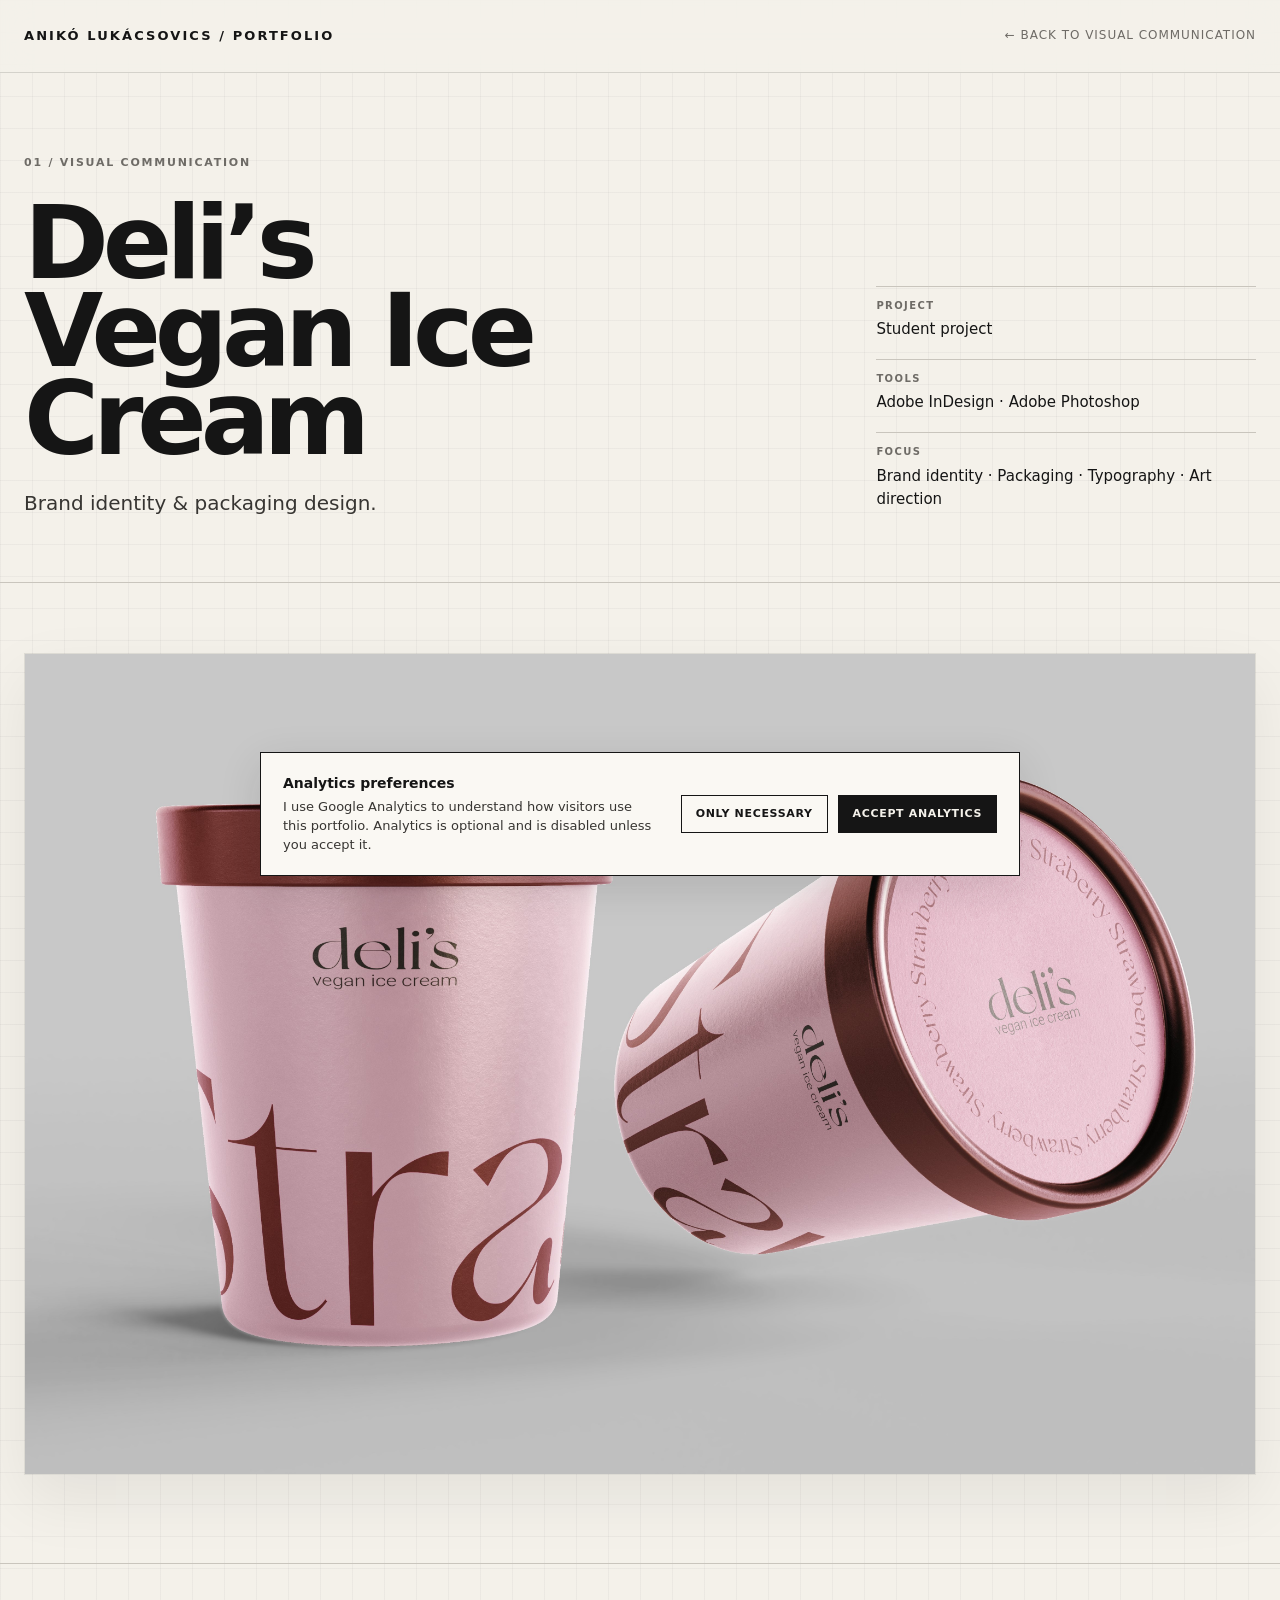
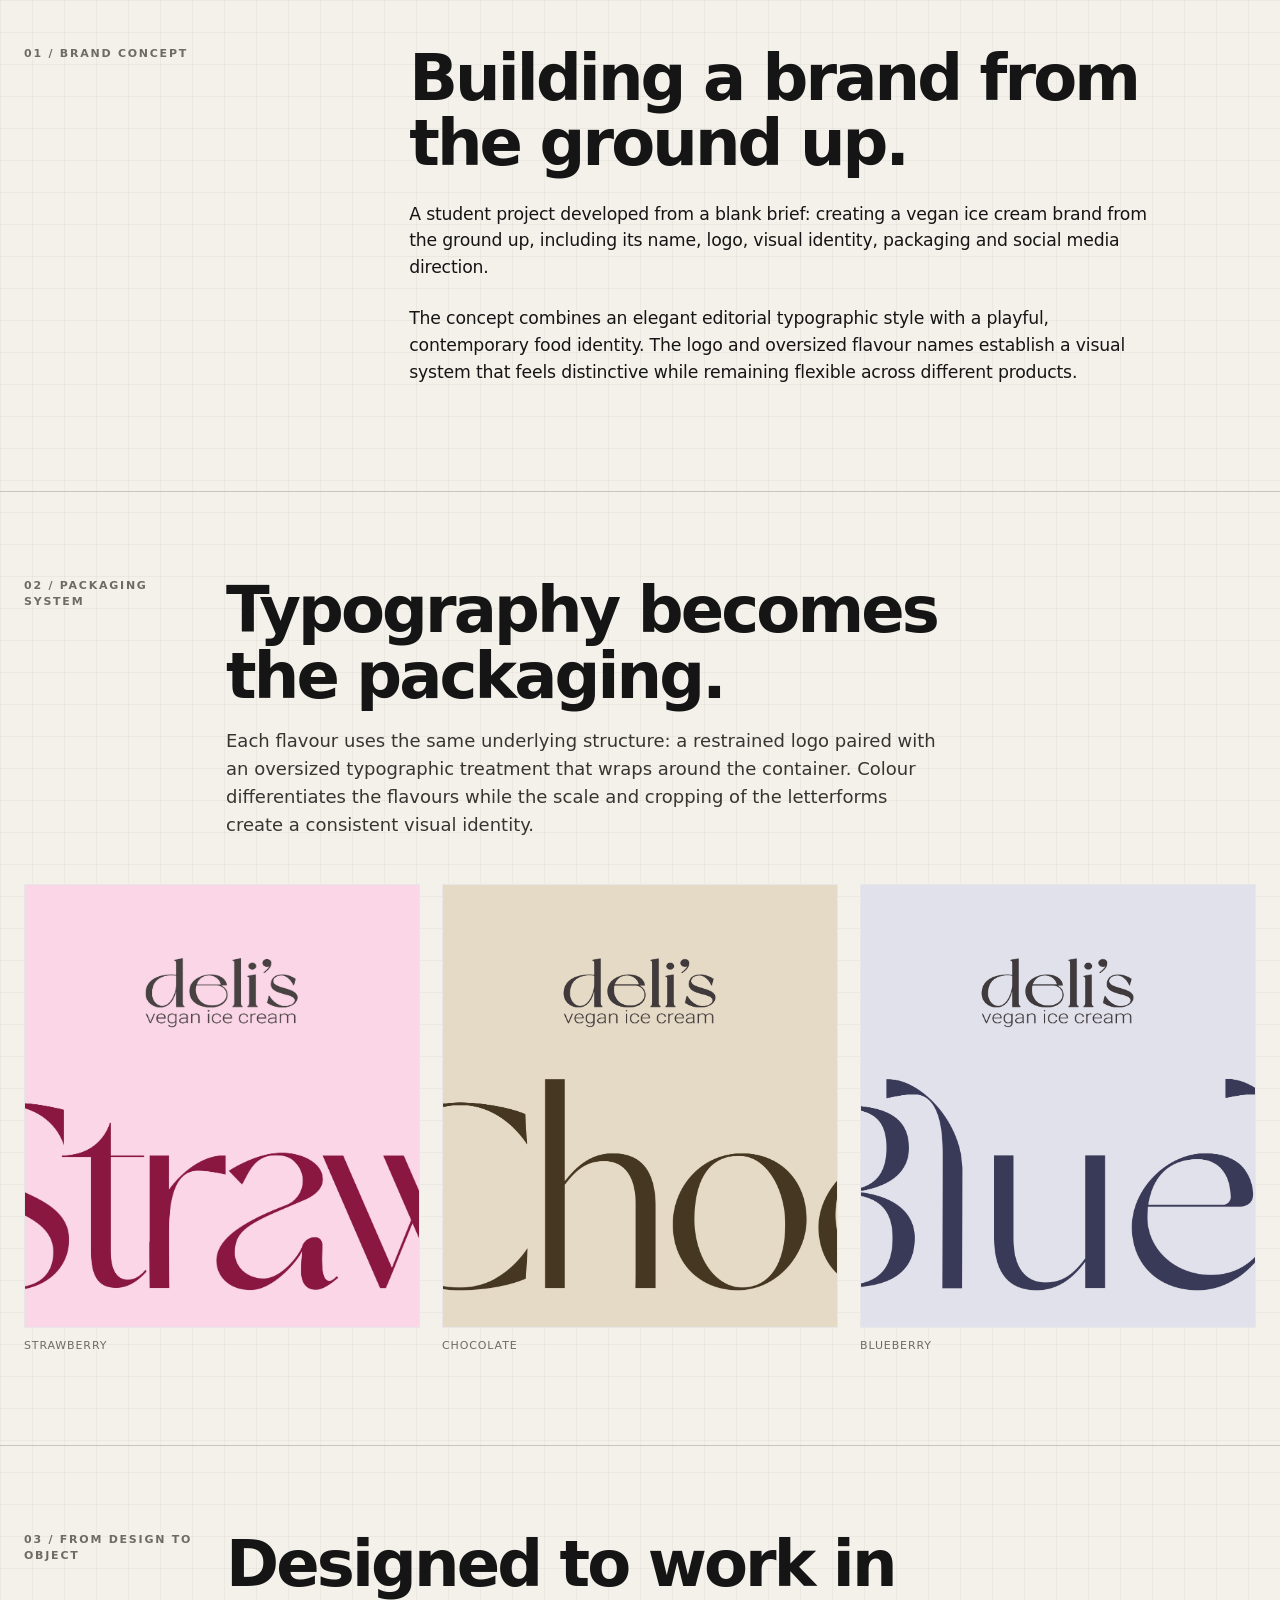
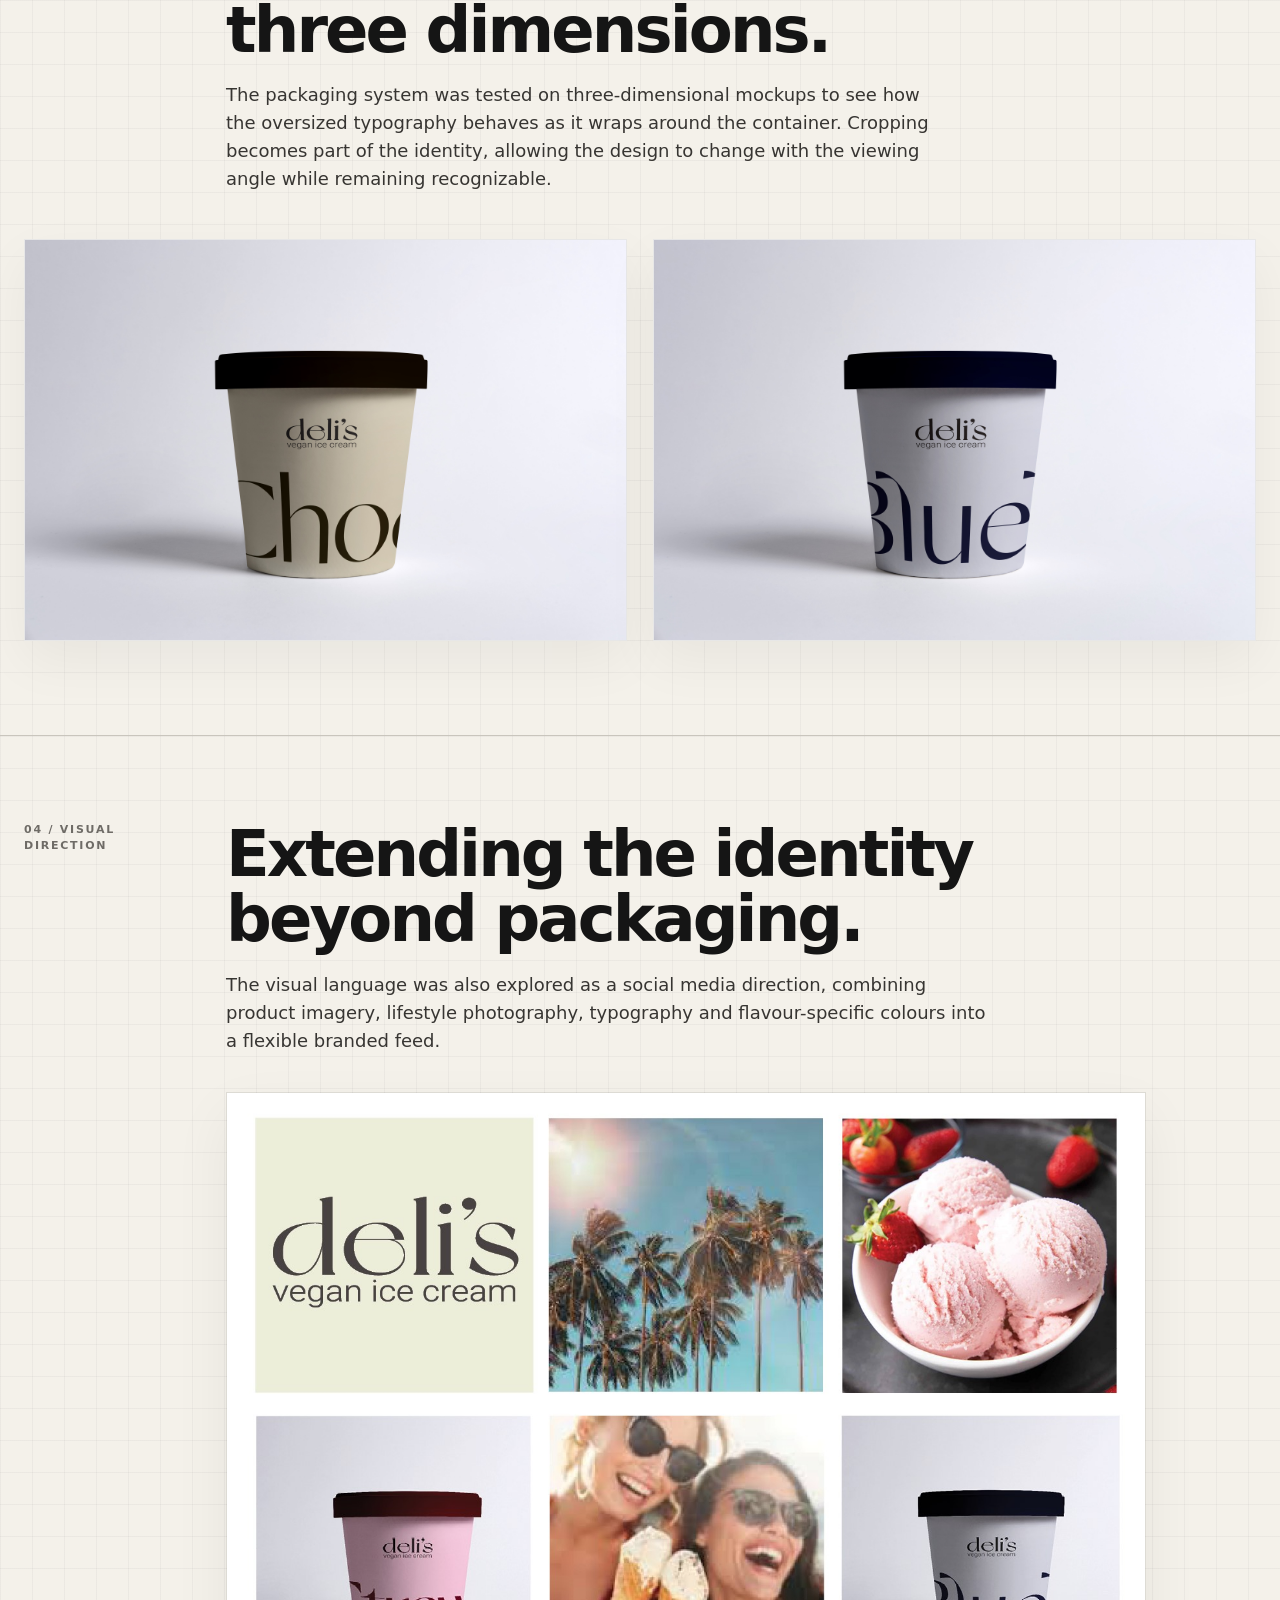
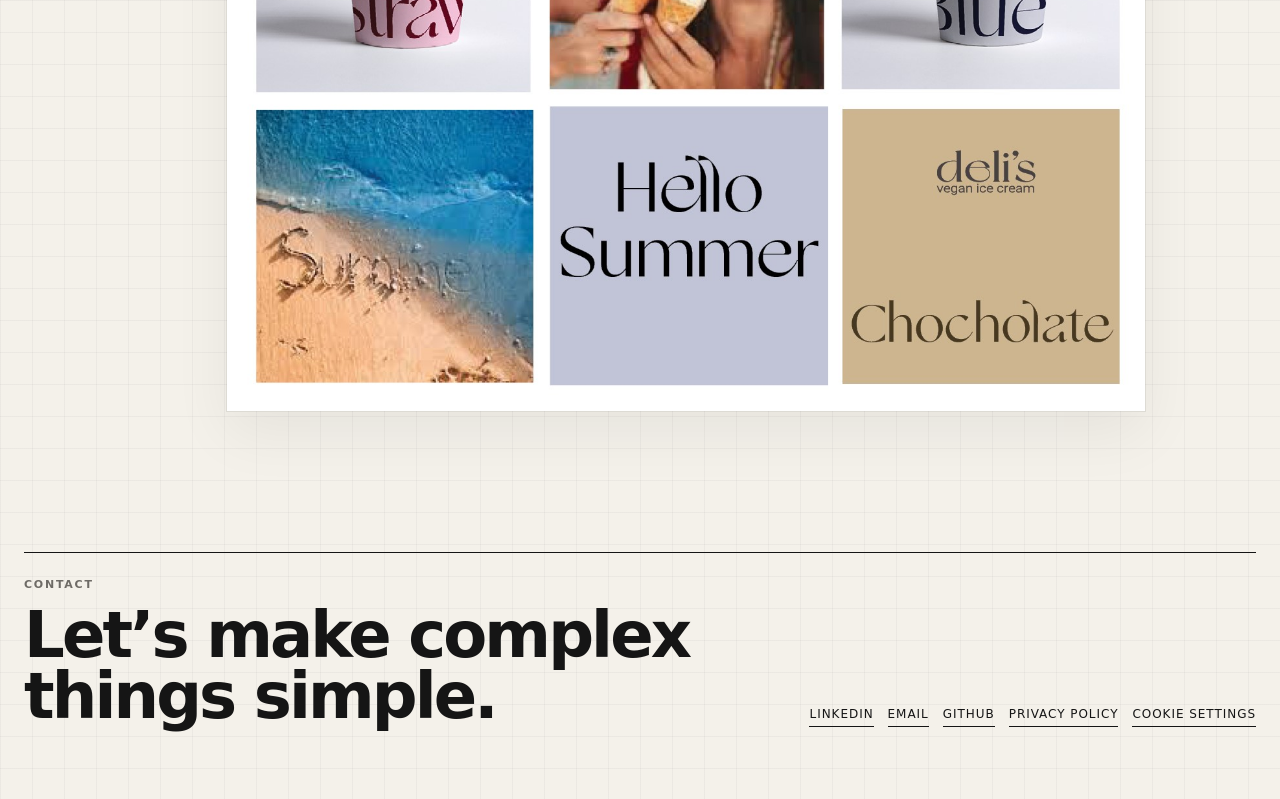
<file: delis.html>
<!DOCTYPE html>
<html lang="en">
<head>
<script>window.dataLayer=window.dataLayer||[];function gtag(){dataLayer.push(arguments);}gtag('consent','default',{'analytics_storage':'denied','ad_storage':'denied','ad_user_data':'denied','ad_personalization':'denied'});</script>
<script async src="https://www.googletagmanager.com/gtag/js?id=G-JGWVMMJHGT"></script>
<script>gtag('js',new Date());gtag('config','G-JGWVMMJHGT');</script>
  <meta charset="UTF-8" />
  <meta name="viewport" content="width=device-width, initial-scale=1.0" />
  <meta name="description" content="Deli’s Vegan Ice Cream — brand identity and packaging student project by Anikó Lukácsovics." />
  <title>Deli’s Vegan Ice Cream — Anikó Lukácsovics</title>

  <style>
    :root{
      --paper:#f4f1ea;
      --ink:#151515;
      --muted:#6e6b66;
      --line:#c9c5bd;
      --red:#d83a2e;
      --pink:#f1cdd8;
      --wine:#8f123f;
      --cream:#e6d7bd;
      --blue:#d9d9e7;
      --max:1320px;
    }

    *{box-sizing:border-box}

    html{scroll-behavior:smooth}

    body{
      margin:0;
      background:
        linear-gradient(rgba(21,21,21,.035) 1px, transparent 1px),
        linear-gradient(90deg, rgba(21,21,21,.035) 1px, transparent 1px),
        var(--paper);
      background-size:32px 32px;
      color:var(--ink);
      font-family:Inter, ui-sans-serif, system-ui, -apple-system, BlinkMacSystemFont, "Segoe UI", sans-serif;
      line-height:1.45;
    }

    a{
      color:inherit;
      text-decoration:none;
    }

    .shell{
      width:min(calc(100% - 48px),var(--max));
      margin:0 auto;
    }

    /* HEADER */

    header{
      position:sticky;
      top:0;
      z-index:20;
      backdrop-filter:blur(14px);
      background:rgba(244,241,234,.84);
      border-bottom:1px solid rgba(21,21,21,.14);
    }

    .nav{
      height:72px;
      display:flex;
      align-items:center;
      justify-content:space-between;
      gap:24px;
    }

    .brand{
      font-size:13px;
      font-weight:800;
      letter-spacing:.16em;
      text-transform:uppercase;
      white-space:nowrap;
    }

    .back{
      font-size:12px;
      letter-spacing:.08em;
      text-transform:uppercase;
      color:var(--muted);
    }

    /* HERO */

    .project-hero{
      padding:82px 0 64px;
      border-bottom:1px solid var(--line);
    }

    .project-kicker{
      font-size:11px;
      font-weight:800;
      letter-spacing:.16em;
      text-transform:uppercase;
      color:var(--muted);
      margin-bottom:28px;
    }

    .project-hero-grid{
      display:grid;
      grid-template-columns:1.35fr .65fr;
      gap:64px;
      align-items:end;
    }

    h1{
      margin:0;
      max-width:930px;
      font-size:clamp(58px,8vw,118px);
      line-height:.86;
      letter-spacing:-.06em;
      font-weight:800;
    }

    h1 em{
      color:var(--ink);
      font-style:normal;
    }

    .hero-subtitle{
      margin:26px 0 0;
      max-width:760px;
      font-size:20px;
      line-height:1.45;
      color:#373532;
    }

    .meta{
      display:grid;
      gap:18px;
      align-self:end;
      padding-bottom:7px;
    }

    .meta-row{
      padding-top:12px;
      border-top:1px solid var(--line);
    }

    .meta-label{
      display:block;
      margin-bottom:4px;
      font-size:10px;
      font-weight:800;
      letter-spacing:.14em;
      text-transform:uppercase;
      color:var(--muted);
    }

    .meta-value{
      font-size:15px;
    }

    .label{
      font-size:11px;
      font-weight:800;
      letter-spacing:.16em;
      text-transform:uppercase;
      color:var(--muted);
    }

    /* HERO IMAGE */

    .hero-image-section{
      padding:70px 0 88px;
      border-bottom:1px solid var(--line);
    }

    .hero-image{
      display:block;
      width:100%;
      height:auto;
      border:1px solid rgba(21,21,21,.10);
      box-shadow:0 24px 60px rgba(21,21,21,.07);
    }

    /* BRAND CONCEPT */

    .concept{
      padding:82px 0;
      border-bottom:1px solid var(--line);
    }

    .two-col{
      display:grid;
      grid-template-columns:.55fr 1.45fr;
      gap:64px;
    }

    .copy{
      max-width:760px;
    }

    .copy h2{
      margin:0 0 24px;
      font-size:clamp(38px,5vw,68px);
      line-height:1.02;
      letter-spacing:-.045em;
    }

    .copy p{
      margin:0 0 24px;
      font-size:clamp(17px,1.35vw,21px);
      line-height:1.55;
      letter-spacing:-.01em;
    }

    /* PACKAGING SYSTEM */

    .packaging{
      padding:86px 0 92px;
      border-bottom:1px solid var(--line);
    }

    .section-head{
      display:grid;
      grid-template-columns:170px 1fr;
      gap:32px;
      margin-bottom:46px;
    }

    .section-copy{
      max-width:760px;
    }

    .section-copy h2{
      margin:0 0 18px;
      font-size:clamp(40px,5vw,72px);
      line-height:1.02;
      letter-spacing:-.045em;
    }

    .section-copy p{
      margin:0;
      max-width:720px;
      font-size:18px;
      line-height:1.55;
      color:#373532;
    }

    .flavour-grid{
      display:grid;
      grid-template-columns:repeat(3,1fr);
      gap:22px;
    }

    .flavour-card{
      border:1px solid rgba(21,21,21,.10);
      background:white;
      overflow:hidden;
    }

    .flavour-card img{
      display:block;
      width:100%;
      height:auto;
    }

    .flavour-caption{
      margin-top:10px;
      font-size:11px;
      letter-spacing:.08em;
      text-transform:uppercase;
      color:var(--muted);
    }

    /* MOCKUPS */

    .mockups{
      padding:86px 0 94px;
      border-bottom:1px solid var(--line);
    }

    .mockup-grid{
      display:grid;
      grid-template-columns:1fr 1fr;
      gap:26px;
    }

    .mockup{
      border:1px solid rgba(21,21,21,.10);
      background:white;
      box-shadow:0 20px 50px rgba(21,21,21,.05);
    }

    .mockup img{
      display:block;
      width:100%;
      height:auto;
    }

    /* SOCIAL */

    .social{
      padding:86px 0 96px;
    }

    .social-grid{
      display:grid;
      grid-template-columns:170px 1fr;
      gap:32px;
      align-items:start;
    }

    .social-copy{
      max-width:760px;
      margin-bottom:38px;
    }

    .social-copy h2{
      margin:0 0 18px;
      font-size:clamp(40px,5vw,72px);
      line-height:1.02;
      letter-spacing:-.045em;
    }

    .social-copy p{
      margin:0;
      font-size:18px;
      line-height:1.55;
      color:#373532;
    }

    .social-image{
      display:block;
      width:min(100%,920px);
      height:auto;
      border:1px solid rgba(21,21,21,.10);
      box-shadow:0 22px 55px rgba(21,21,21,.06);
    }

    /* FOOTER */

    footer{
      padding:44px 0 72px;
    }

    .footer-grid{
      display:flex;
      justify-content:space-between;
      gap:32px;
      align-items:flex-end;
      border-top:1px solid var(--ink);
      padding-top:24px;
    }

    .footer-title{
      font-size:clamp(34px,5vw,68px);
      letter-spacing:-.045em;
      line-height:.95;
      font-weight:750;
    }

    .footer-links{
      display:flex;
      gap:14px;
      flex-wrap:wrap;
    }

    .footer-links a{
      font-size:12px;
      letter-spacing:.08em;
      text-transform:uppercase;
      border-bottom:1px solid var(--ink);
      padding-bottom:3px;
    }

    /* RESPONSIVE */

    @media(max-width:920px){
      .shell{
        width:min(calc(100% - 30px),var(--max));
      }

      .nav{
        height:auto;
        padding:18px 0;
        align-items:flex-start;
      }

      .project-hero-grid,
      .two-col,
      .section-head,
      .social-grid{
        grid-template-columns:1fr;
        gap:30px;
      }

      .flavour-grid{
        grid-template-columns:1fr;
      }

      .mockup-grid{
        grid-template-columns:1fr;
      }

      .footer-grid{
        flex-direction:column;
        align-items:flex-start;
      }
    }

    @media(max-width:560px){
      .brand{
        font-size:10px;
      }

      .back{
        font-size:9px;
      }

      h1{
        font-size:52px;
      }
    }
  
.consent-banner{position:fixed;left:24px;right:24px;bottom:24px;z-index:9999;display:none;max-width:760px;margin:0 auto;padding:20px 22px;background:#faf8f3;border:1px solid var(--ink);box-shadow:0 12px 40px rgba(21,21,21,.12)}
.consent-banner.is-visible{display:block}.consent-inner{display:flex;align-items:center;justify-content:space-between;gap:24px}.consent-copy{max-width:470px;font-size:13px;color:#373532}.consent-copy strong{display:block;margin-bottom:5px;color:var(--ink);font-size:14px}.consent-actions{display:flex;gap:10px;flex-shrink:0}.consent-btn{border:1px solid var(--ink);padding:10px 14px;font:inherit;font-size:11px;font-weight:700;letter-spacing:.06em;text-transform:uppercase;cursor:pointer;background:transparent;color:var(--ink)}.consent-btn.accept{background:var(--ink);color:var(--paper)}
@media(max-width:680px){.consent-banner{left:15px;right:15px;bottom:15px}.consent-inner{align-items:stretch;flex-direction:column;gap:16px}.consent-actions{flex-wrap:wrap}}


/* Footer consent control: styled like the existing footer links */
.footer-links .footer-cookie-settings{appearance:none;border:0;border-bottom:1px solid var(--ink);border-radius:0;padding:0 0 3px;background:transparent;color:inherit;font:inherit;font-size:12px;letter-spacing:.08em;text-transform:uppercase;cursor:pointer}
.footer-links .footer-cookie-settings:hover,.footer-links a:hover{opacity:.65}
</style>
</head>

<body>
<div class="consent-banner" id="analytics-consent" role="dialog" aria-live="polite" aria-label="Analytics preferences"><div class="consent-inner"><div class="consent-copy"><strong>Analytics preferences</strong>I use Google Analytics to understand how visitors use this portfolio. Analytics is optional and is disabled unless you accept it.</div><div class="consent-actions"><button class="consent-btn" id="necessary-only" type="button">Only necessary</button><button class="consent-btn accept" id="accept-analytics" type="button">Accept analytics</button></div></div></div>

  <header>
    <div class="shell nav">

      <a class="brand" href="index.html">
        ANIKÓ LUKÁCSOVICS / PORTFOLIO
      </a>

      <a class="back" href="index.html#visual">
        ← Back to Visual Communication
      </a>

    </div>
  </header>


  <main>

    <!-- HERO -->

    <section class="project-hero">
      <div class="shell">

        <div class="project-kicker">
          01 / Visual Communication
        </div>

        <div class="project-hero-grid">

          <div>

            <h1>
              Deli’s<br/>
              <em>Vegan Ice Cream</em>
            </h1>

            <p class="hero-subtitle">
              Brand identity & packaging design.
            </p>

          </div>

          <div class="meta">

            <div class="meta-row">
              <span class="meta-label">Project</span>
              <span class="meta-value">Student project</span>
            </div>

            <div class="meta-row">
              <span class="meta-label">Tools</span>
              <span class="meta-value">
                Adobe InDesign · Adobe Photoshop
              </span>
            </div>

            <div class="meta-row">
              <span class="meta-label">Focus</span>
              <span class="meta-value">
                Brand identity · Packaging · Typography · Art direction
              </span>
            </div>

          </div>

        </div>
      </div>
    </section>


    <!-- HERO IMAGE -->

    <section class="hero-image-section">
      <div class="shell">

        <img
          class="hero-image"
          src="delis-hero.jpg"
          alt="Deli’s vegan ice cream Strawberry packaging mockup"
        />

      </div>
    </section>


    <!-- BRAND CONCEPT -->

    <section class="concept">
      <div class="shell two-col">

        <div class="label">
          01 / Brand Concept
        </div>

        <div class="copy">

          <h2>
            Building a brand from the ground up.
          </h2>

          <p>
            A student project developed from a blank brief: creating a vegan ice cream brand from the ground up, including its name, logo, visual identity, packaging and social media direction.
          </p>

          <p>
            The concept combines an elegant editorial typographic style with a playful, contemporary food identity. The logo and oversized flavour names establish a visual system that feels distinctive while remaining flexible across different products.
          </p>

        </div>

      </div>
    </section>


    <!-- PACKAGING SYSTEM -->

    <section class="packaging">
      <div class="shell">

        <div class="section-head">

          <div class="label">
            02 / Packaging System
          </div>

          <div class="section-copy">

            <h2>
              Typography becomes the packaging.
            </h2>

            <p>
              Each flavour uses the same underlying structure: a restrained logo paired with an oversized typographic treatment that wraps around the container. Colour differentiates the flavours while the scale and cropping of the letterforms create a consistent visual identity.
            </p>

          </div>

        </div>


        <div class="flavour-grid">

          <div>

            <div class="flavour-card">
              <img
                src="delis-strawberry.jpg"
                alt="Deli’s Strawberry packaging design"
              />
            </div>

            <div class="flavour-caption">
              Strawberry
            </div>

          </div>


          <div>

            <div class="flavour-card">
              <img
                src="delis-chocolate.jpg"
                alt="Deli’s Chocolate packaging design"
              />
            </div>

            <div class="flavour-caption">
              Chocolate
            </div>

          </div>


          <div>

            <div class="flavour-card">
              <img
                src="delis-blue.jpg"
                alt="Deli’s Blue packaging design"
              />
            </div>

            <div class="flavour-caption">
              Blueberry
            </div>

          </div>

        </div>

      </div>
    </section>


    <!-- MOCKUPS -->

    <section class="mockups">
      <div class="shell">

        <div class="section-head">

          <div class="label">
            03 / From Design to Object
          </div>

          <div class="section-copy">

            <h2>
              Designed to work in three dimensions.
            </h2>

            <p>
              The packaging system was tested on three-dimensional mockups to see how the oversized typography behaves as it wraps around the container. Cropping becomes part of the identity, allowing the design to change with the viewing angle while remaining recognizable.
            </p>

          </div>

        </div>


        <div class="mockup-grid">

          <div class="mockup">
            <img
              src="delis-chocholate-mockup.jpg"
              alt="Deli’s Chocolate vegan ice cream packaging mockup"
            />
          </div>

          <div class="mockup">
            <img
              src="delis-blue-mockup.jpg"
              alt="Deli’s Blue vegan ice cream packaging mockup"
            />
          </div>

        </div>

      </div>
    </section>


    <!-- SOCIAL -->

    <section class="social">
      <div class="shell social-grid">

        <div class="label">
          04 / Visual Direction
        </div>

        <div>

          <div class="social-copy">

            <h2>
              Extending the identity beyond packaging.
            </h2>

            <p>
              The visual language was also explored as a social media direction, combining product imagery, lifestyle photography, typography and flavour-specific colours into a flexible branded feed.
            </p>

          </div>

          <img
            class="social-image"
            src="delis-social.jpg"
            alt="Deli’s vegan ice cream Instagram visual direction"
          />

        </div>

      </div>
    </section>

  </main>


  <footer>
    <div class="shell footer-grid">

      <div>

        <div class="label" style="margin-bottom:12px">
          Contact
        </div>

        <div class="footer-title">
          Let’s make complex<br/>
          things simple.
        </div>

      </div>

      <div class="footer-links">

        <a
          href="https://www.linkedin.com/in/anikolukacsovics"
          target="_blank"
          rel="noopener noreferrer"
        >
          LinkedIn
        </a>

        <a href="mailto:aniko.lukacsovics@gmail.com">
          Email
        </a>

      
        <a href="https://github.com/l-aniko" target="_blank" rel="noopener noreferrer">GitHub</a>
        <a href="privacy.html">Privacy Policy</a>
        <button type="button" class="footer-cookie-settings" data-cookie-settings>Cookie Settings</button>
</div>

    </div>
  </footer>




<script>
(function () {
  const banner = document.getElementById('analytics-consent');
  const accept = document.getElementById('accept-analytics');
  const necessary = document.getElementById('necessary-only');
  const key = 'portfolio_analytics_consent';
  if (!banner || !accept || !necessary) return;

  function choice() {
    try { return localStorage.getItem(key); } catch (error) { return null; }
  }
  function setChoice(value) {
    try { localStorage.setItem(key, value); } catch (error) {}
    window.dataLayer = window.dataLayer || [];
    if (typeof window.gtag === 'function') {
      window.gtag('consent', 'update', { analytics_storage: value });
    } else {
      window.dataLayer.push(['consent', 'update', { analytics_storage: value }]);
    }
    banner.classList.remove('is-visible');
  }
  const saved = choice();
  if (saved === 'granted' || saved === 'denied') {
    if (saved === 'granted') {
      if (typeof window.gtag === 'function') window.gtag('consent', 'update', { analytics_storage: 'granted' });
    }
  } else {
    banner.classList.add('is-visible');
  }
  accept.addEventListener('click', function () { setChoice('granted'); });
  necessary.addEventListener('click', function () { setChoice('denied'); });
  document.querySelectorAll('[data-cookie-settings]').forEach(function (button) {
    button.addEventListener('click', function () {
      banner.classList.add('is-visible');
      accept.focus({ preventScroll: true });
    });
  });
})();
</script>

</body>
</html>
</file>
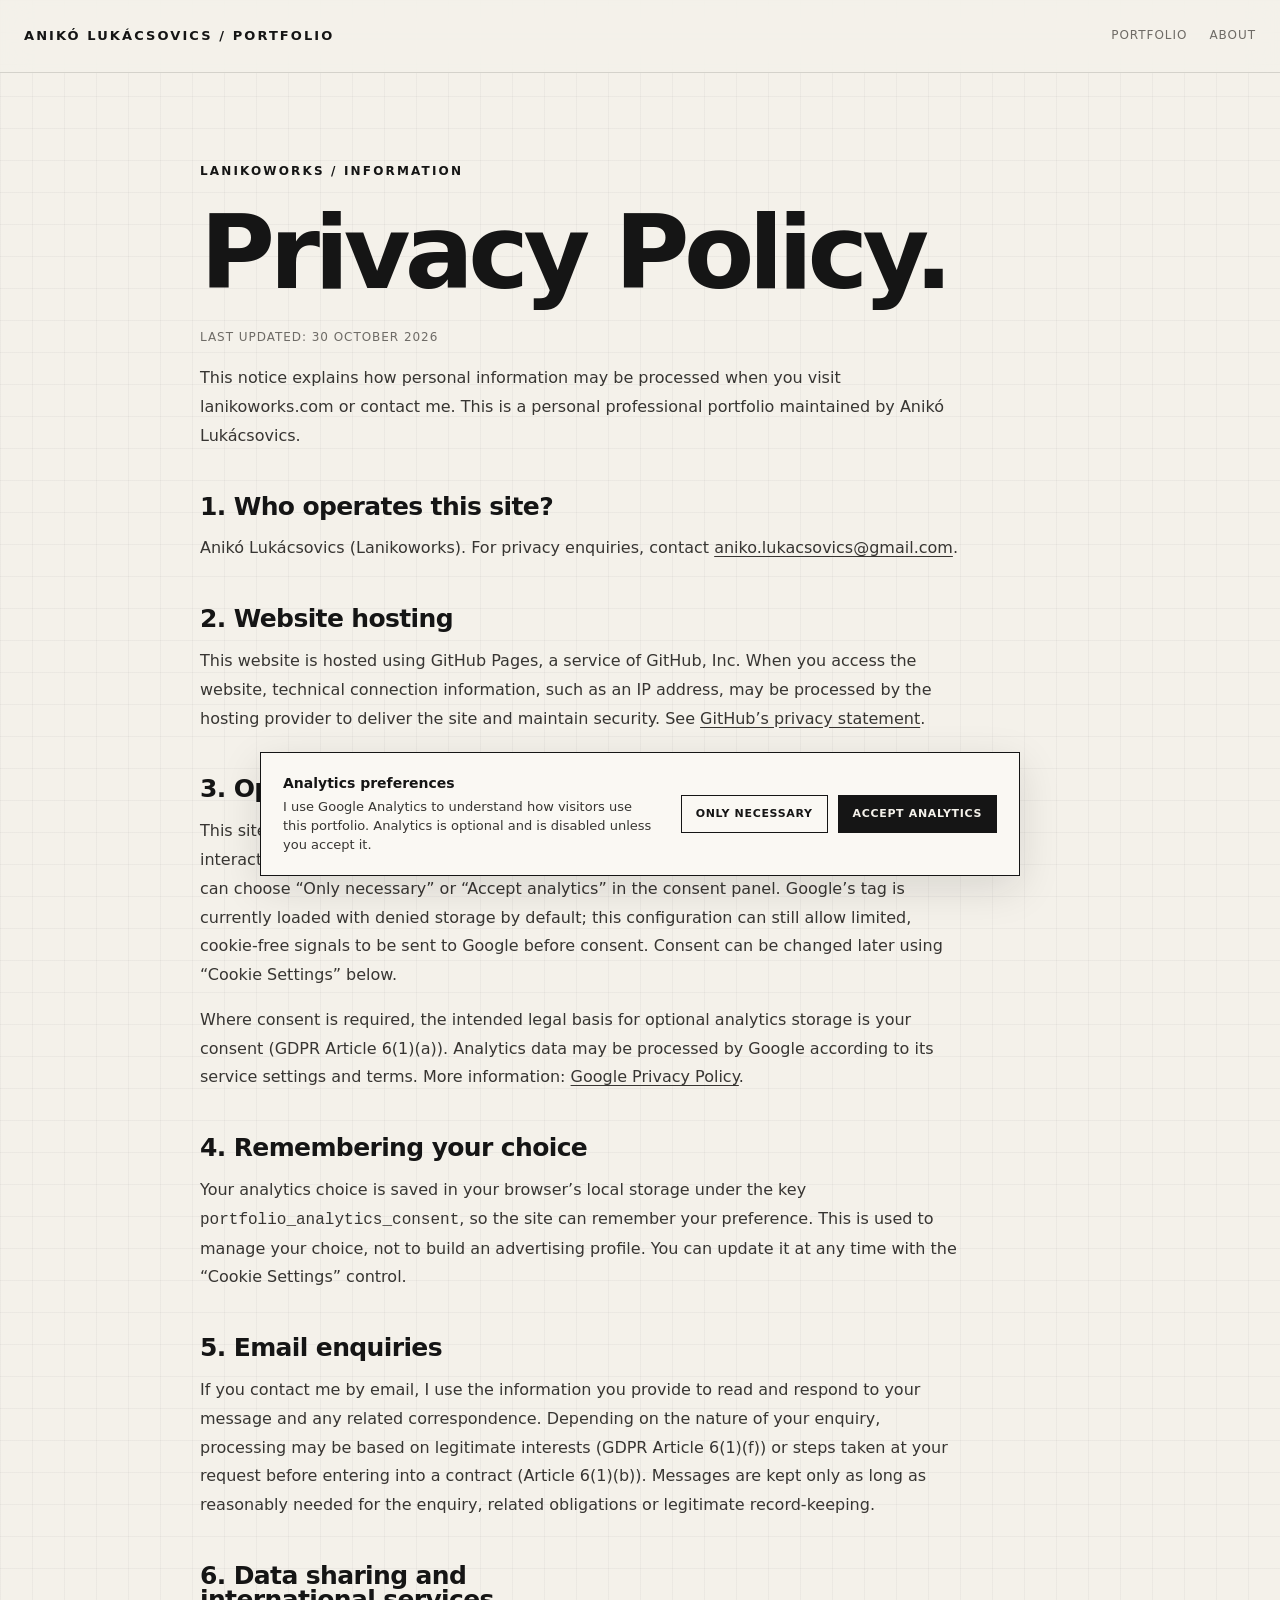
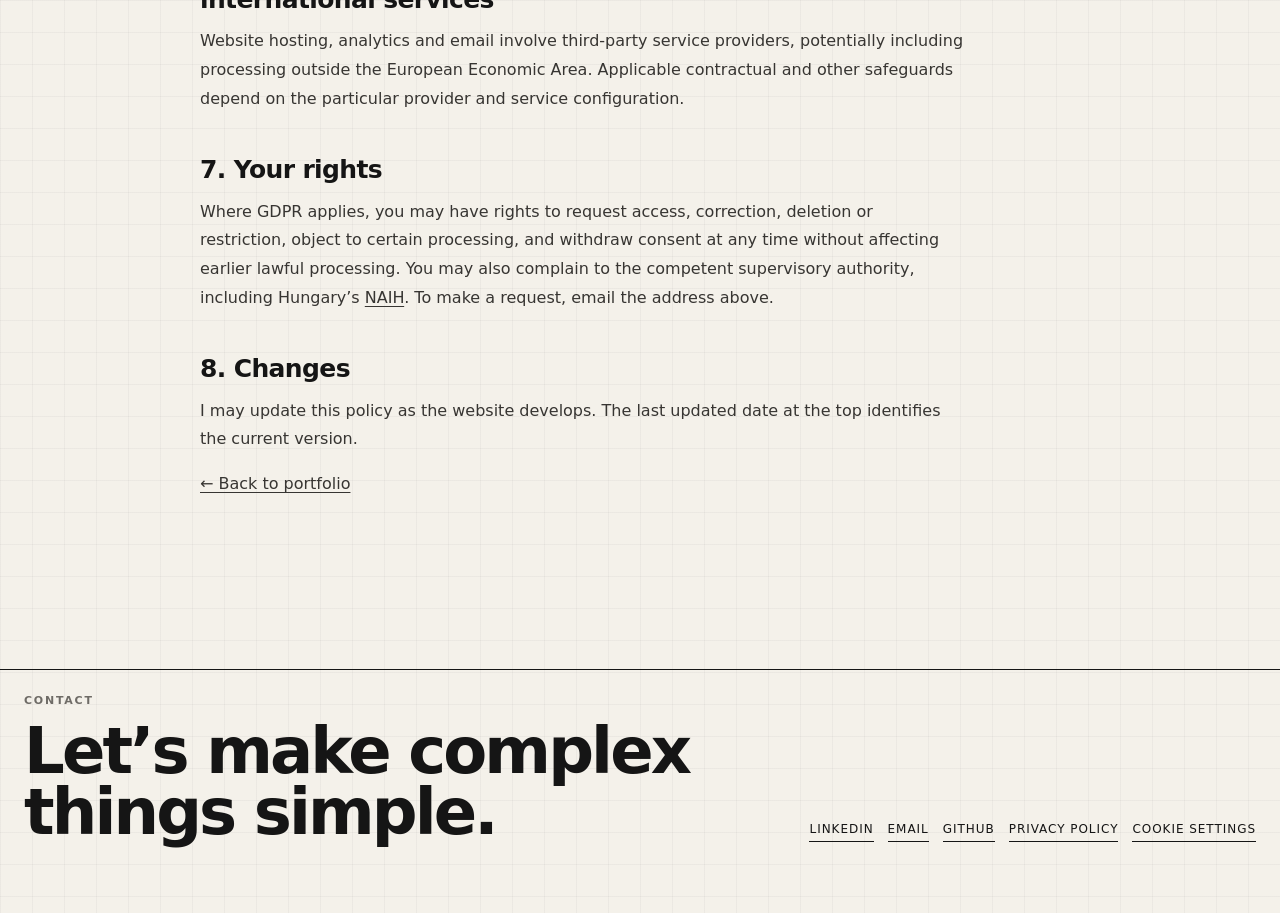
<file: privacy.html>
<!DOCTYPE html>
<html lang="en">
<head>
  <!-- Google Consent Mode: analytics denied by default -->
  <script>
    window.dataLayer = window.dataLayer || [];
    function gtag(){dataLayer.push(arguments);}
    gtag('consent', 'default', {
      'analytics_storage': 'denied',
      'ad_storage': 'denied',
      'ad_user_data': 'denied',
      'ad_personalization': 'denied'
    });
  </script>

  <script async src="https://www.googletagmanager.com/gtag/js?id=G-JGWVMMJHGT"></script>
  <script>
    gtag('js', new Date());
    gtag('config', 'G-JGWVMMJHGT');
  </script>

<meta charset="UTF-8">
<meta name="viewport" content="width=device-width, initial-scale=1.0">
<title>Privacy Policy — Lanikoworks</title>
<style>
:root{
  --paper:#f4f1ea; --ink:#151515; --muted:#6e6b66; --line:#c9c5bd;
  --indigo:#243a73; --red:#d83a2e; --card:#faf8f3; --max:1320px;
}
*{box-sizing:border-box}
body{
  margin:0;
  background:
    linear-gradient(rgba(21,21,21,.035) 1px, transparent 1px),
    linear-gradient(90deg, rgba(21,21,21,.035) 1px, transparent 1px),
    var(--paper);
  background-size:32px 32px;
  color:var(--ink);
  font-family:Inter, ui-sans-serif, system-ui, -apple-system, BlinkMacSystemFont, "Segoe UI", sans-serif;
  line-height:1.45;
}
a{color:inherit;text-decoration:none}
.shell{width:min(calc(100% - 48px),var(--max));margin:0 auto}
header{position:sticky;top:0;z-index:20;backdrop-filter:blur(14px);background:rgba(244,241,234,.84);border-bottom:1px solid rgba(21,21,21,.14)}
.nav{min-height:72px;display:flex;align-items:center;justify-content:space-between;gap:24px;padding:14px 0}
.brand{font-size:13px;font-weight:800;letter-spacing:.16em;text-transform:uppercase;white-space:nowrap}
.navlinks{display:flex;gap:22px;align-items:center;flex-wrap:wrap;justify-content:flex-end}
.navlinks a{font-size:12px;letter-spacing:.08em;text-transform:uppercase;color:var(--muted)}
.navlinks a.active{color:var(--ink)}
.about-hero{padding:64px 0 64px;border-bottom:1px solid var(--line)}
.hero-grid{display:grid;grid-template-columns:minmax(0,760px) 200px;grid-template-areas:'copy portrait';gap:44px;align-items:end;padding-right:72px}
.eyebrow{font-size:12px;letter-spacing:.18em;text-transform:uppercase;font-weight:800;margin-bottom:24px}
h1{margin:0;max-width:760px;font-size:clamp(52px,5.8vw,88px);line-height:.92;letter-spacing:-.055em;font-weight:800}
.hero-copy{margin:52px 0 0;max-width:720px;font-size:18px;color:#373532}
.portrait-wrap{grid-area:portrait;display:flex;justify-content:flex-start;align-items:flex-end;align-self:end;margin-top:0}
.portrait{display:block;width:200px;aspect-ratio:4/5;object-fit:cover;object-position:center 28%;border:1px solid var(--line);background:var(--card)}
.about-sections{padding-bottom:80px}
.about-row{position:relative;min-height:330px;display:grid;grid-template-columns:150px 400px minmax(0,1fr);gap:48px;padding:58px 72px 64px 0;align-items:start}
.about-row::after{content:"";position:absolute;left:50%;transform:translateX(-50%);bottom:0;width:100vw;border-bottom:1px solid var(--line)}
.last-about-row::after{display:none}
.section-num{font-size:clamp(64px,8vw,120px);line-height:.8;letter-spacing:-.06em;font-weight:700;color:transparent;-webkit-text-stroke:1px var(--ink);opacity:.35}
.label{font-size:11px;font-weight:800;letter-spacing:.16em;text-transform:uppercase;color:var(--muted)}
.accent{width:66px;height:4px;background:var(--red);margin:26px 0}
h2{margin:0;max-width:400px;font-size:clamp(40px,4.1vw,58px);line-height:.95;letter-spacing:-.045em}
.section-copy{max-width:460px;padding-top:0;align-self:end;padding-bottom:0;transform:translateX(56px)}
.section-copy p{margin:0;font-size:17px;line-height:1.45;letter-spacing:0;color:#4b4945}
.section-copy strong{color:var(--ink);font-weight:700}
footer{padding:44px 0 72px}
.footer-grid{position:relative;display:flex;justify-content:space-between;gap:32px;align-items:flex-end;padding:24px 0 0}
.footer-grid::before{content:"";position:absolute;left:50%;transform:translateX(-50%);top:0;width:100vw;border-top:1px solid var(--ink)}
.footer-title{font-size:clamp(34px,5vw,68px);letter-spacing:-.045em;line-height:.95;font-weight:750}
.footer-links{display:flex;gap:14px;flex-wrap:wrap;justify-content:flex-end}
.footer-links a{font-size:12px;letter-spacing:.08em;text-transform:uppercase;border-bottom:1px solid var(--ink);padding-bottom:3px}
@media(max-width:920px){
  .shell{width:min(calc(100% - 30px),var(--max))}
  .nav{align-items:flex-start}
  .navlinks{gap:12px}
  .about-hero{padding:72px 0 48px}
  .hero-grid{grid-template-columns:1fr;grid-template-areas:'copy' 'portrait';gap:32px;padding-right:0}
  .portrait-wrap{justify-content:flex-start;padding-top:0}
  .portrait{width:190px}
  .about-row{grid-template-columns:1fr;gap:18px;min-height:auto;padding:44px 0}
  .section-num{font-size:64px}
  .footer-grid{align-items:flex-start;flex-direction:column}
  .footer-links{justify-content:flex-start}
}
@media(max-width:560px){
  .brand{font-size:11px} .navlinks a{font-size:10px} .navlinks{gap:9px}
  h1{font-size:56px} .hero-copy{font-size:18px} .portrait{width:100%}
  h2{font-size:43px} .section-copy p{font-size:17px}
}

.consent-banner{position:fixed;left:24px;right:24px;bottom:24px;z-index:9999;display:none;max-width:760px;margin:0 auto;padding:20px 22px;background:var(--card);border:1px solid var(--ink);box-shadow:0 12px 40px rgba(21,21,21,.12)}
.consent-banner.is-visible{display:block}
.consent-inner{display:flex;align-items:center;justify-content:space-between;gap:24px}
.consent-copy{max-width:470px;font-size:13px;color:#373532}
.consent-copy strong{display:block;margin-bottom:5px;color:var(--ink);font-size:14px}
.consent-actions{display:flex;gap:10px;flex-shrink:0}
.consent-btn{appearance:none;border:1px solid var(--ink);padding:10px 14px;font:inherit;font-size:11px;font-weight:700;letter-spacing:.06em;text-transform:uppercase;cursor:pointer;background:transparent;color:var(--ink)}
.consent-btn.accept{background:var(--ink);color:var(--paper)}
@media(max-width:680px){.consent-banner{left:15px;right:15px;bottom:15px}.consent-inner{align-items:stretch;flex-direction:column;gap:16px}.consent-actions{flex-wrap:wrap}}

/* Footer consent control: styled like the existing footer links */
.footer-links .footer-cookie-settings{appearance:none;border:0;border-bottom:1px solid var(--ink);border-radius:0;padding:0 0 3px;background:transparent;color:inherit;font:inherit;font-size:12px;letter-spacing:.08em;text-transform:uppercase;cursor:pointer}
.footer-links .footer-cookie-settings:hover,.footer-links a:hover{opacity:.65}
</style>
<style>
.privacy-main{padding:90px 0 110px;max-width:880px}
.privacy-main h1{font-size:clamp(54px,8vw,108px);line-height:.96;letter-spacing:-.055em;margin:0 0 24px}
.privacy-main h2{font-size:25px;letter-spacing:-.025em;margin:44px 0 12px}
.privacy-main p,.privacy-main li{font-size:16px;line-height:1.8;color:#373532;max-width:75ch}
.privacy-main a{text-decoration:underline;text-underline-offset:3px}
.privacy-main .updated{font-size:12px;letter-spacing:.08em;text-transform:uppercase;color:var(--muted)}
.privacy-main .eyebrow{font-weight:800}
@media(max-width:680px){.privacy-main{padding-top:56px}}
</style></head>
<body>
<div class="consent-banner" id="analytics-consent" role="dialog" aria-live="polite" aria-label="Analytics preferences">
  <div class="consent-inner">
    <div class="consent-copy"><strong>Analytics preferences</strong>I use Google Analytics to understand how visitors use this portfolio. Analytics is optional and is disabled unless you accept it.</div>
    <div class="consent-actions">
      <button class="consent-btn" id="necessary-only" type="button">Only necessary</button>
      <button class="consent-btn accept" id="accept-analytics" type="button">Accept analytics</button>
    </div>
  </div>
</div>


<header><div class="shell nav"><a class="brand" href="index.html">ANIKÓ LUKÁCSOVICS / PORTFOLIO</a><nav class="navlinks" aria-label="Primary navigation"><a href="index.html">Portfolio</a><a href="about.html">About</a></nav></div></header>
<main class="shell privacy-main">
  <div class="eyebrow">Lanikoworks / Information</div>
  <h1>Privacy Policy.</h1>
  <p class="updated">Last updated: 30 October 2026</p>
  <p>This notice explains how personal information may be processed when you visit lanikoworks.com or contact me. This is a personal professional portfolio maintained by Anikó Lukácsovics.</p>
  <h2>1. Who operates this site?</h2>
  <p>Anikó Lukácsovics (Lanikoworks). For privacy enquiries, contact <a href="mailto:aniko.lukacsovics@gmail.com">aniko.lukacsovics@gmail.com</a>.</p>
  <h2>2. Website hosting</h2>
  <p>This website is hosted using GitHub Pages, a service of GitHub, Inc. When you access the website, technical connection information, such as an IP address, may be processed by the hosting provider to deliver the site and maintain security. See <a href="https://docs.github.com/en/site-policy/privacy-policies/github-general-privacy-statement" target="_blank" rel="noopener noreferrer">GitHub’s privacy statement</a>.</p>
  <h2>3. Optional Google Analytics</h2>
  <p>This site uses Google Analytics 4 (measurement ID G-JGWVMMJHGT) to understand visits and interactions. Analytics storage is denied by default through Google Consent Mode, and you can choose “Only necessary” or “Accept analytics” in the consent panel. Google’s tag is currently loaded with denied storage by default; this configuration can still allow limited, cookie-free signals to be sent to Google before consent. Consent can be changed later using “Cookie Settings” below.</p>
  <p>Where consent is required, the intended legal basis for optional analytics storage is your consent (GDPR Article 6(1)(a)). Analytics data may be processed by Google according to its service settings and terms. More information: <a href="https://policies.google.com/privacy" target="_blank" rel="noopener noreferrer">Google Privacy Policy</a>.</p>
  <h2>4. Remembering your choice</h2>
  <p>Your analytics choice is saved in your browser’s local storage under the key <code>portfolio_analytics_consent</code>, so the site can remember your preference. This is used to manage your choice, not to build an advertising profile. You can update it at any time with the “Cookie Settings” control.</p>
  <h2>5. Email enquiries</h2>
  <p>If you contact me by email, I use the information you provide to read and respond to your message and any related correspondence. Depending on the nature of your enquiry, processing may be based on legitimate interests (GDPR Article 6(1)(f)) or steps taken at your request before entering into a contract (Article 6(1)(b)). Messages are kept only as long as reasonably needed for the enquiry, related obligations or legitimate record-keeping.</p>
  <h2>6. Data sharing and international services</h2>
  <p>Website hosting, analytics and email involve third-party service providers, potentially including processing outside the European Economic Area. Applicable contractual and other safeguards depend on the particular provider and service configuration.</p>
  <h2>7. Your rights</h2>
  <p>Where GDPR applies, you may have rights to request access, correction, deletion or restriction, object to certain processing, and withdraw consent at any time without affecting earlier lawful processing. You may also complain to the competent supervisory authority, including Hungary’s <a href="https://www.naih.hu/" target="_blank" rel="noopener noreferrer">NAIH</a>. To make a request, email the address above.</p>
  <h2>8. Changes</h2>
  <p>I may update this policy as the website develops. The last updated date at the top identifies the current version.</p>
  <p><a href="index.html">← Back to portfolio</a></p>
</main>
<footer>
  <div class="shell footer-grid">
    <div>
      <div class="label" style="margin-bottom:12px">Contact</div>
      <div class="footer-title">Let’s make complex<br>things simple.</div>
    </div>
    <div class="footer-links">
      <a href="https://www.linkedin.com/in/anikolukacsovics" target="_blank">LinkedIn</a>
      <a href="mailto:aniko.lukacsovics@gmail.com">Email</a>
    
        <a href="https://github.com/l-aniko" target="_blank" rel="noopener noreferrer">GitHub</a>
        <a href="privacy.html">Privacy Policy</a>
        <button type="button" class="footer-cookie-settings" data-cookie-settings>Cookie Settings</button>
</div>
  </div>
</footer>

<script>
(function () {
  const banner = document.getElementById('analytics-consent');
  const accept = document.getElementById('accept-analytics');
  const necessary = document.getElementById('necessary-only');
  const key = 'portfolio_analytics_consent';
  if (!banner || !accept || !necessary) return;

  function choice() {
    try { return localStorage.getItem(key); } catch (error) { return null; }
  }
  function setChoice(value) {
    try { localStorage.setItem(key, value); } catch (error) {}
    window.dataLayer = window.dataLayer || [];
    if (typeof window.gtag === 'function') {
      window.gtag('consent', 'update', { analytics_storage: value });
    } else {
      window.dataLayer.push(['consent', 'update', { analytics_storage: value }]);
    }
    banner.classList.remove('is-visible');
  }
  const saved = choice();
  if (saved === 'granted' || saved === 'denied') {
    if (saved === 'granted') {
      if (typeof window.gtag === 'function') window.gtag('consent', 'update', { analytics_storage: 'granted' });
    }
  } else {
    banner.classList.add('is-visible');
  }
  accept.addEventListener('click', function () { setChoice('granted'); });
  necessary.addEventListener('click', function () { setChoice('denied'); });
  document.querySelectorAll('[data-cookie-settings]').forEach(function (button) {
    button.addEventListener('click', function () {
      banner.classList.add('is-visible');
      accept.focus({ preventScroll: true });
    });
  });
})();
</script>

</body>
</html>
</file>
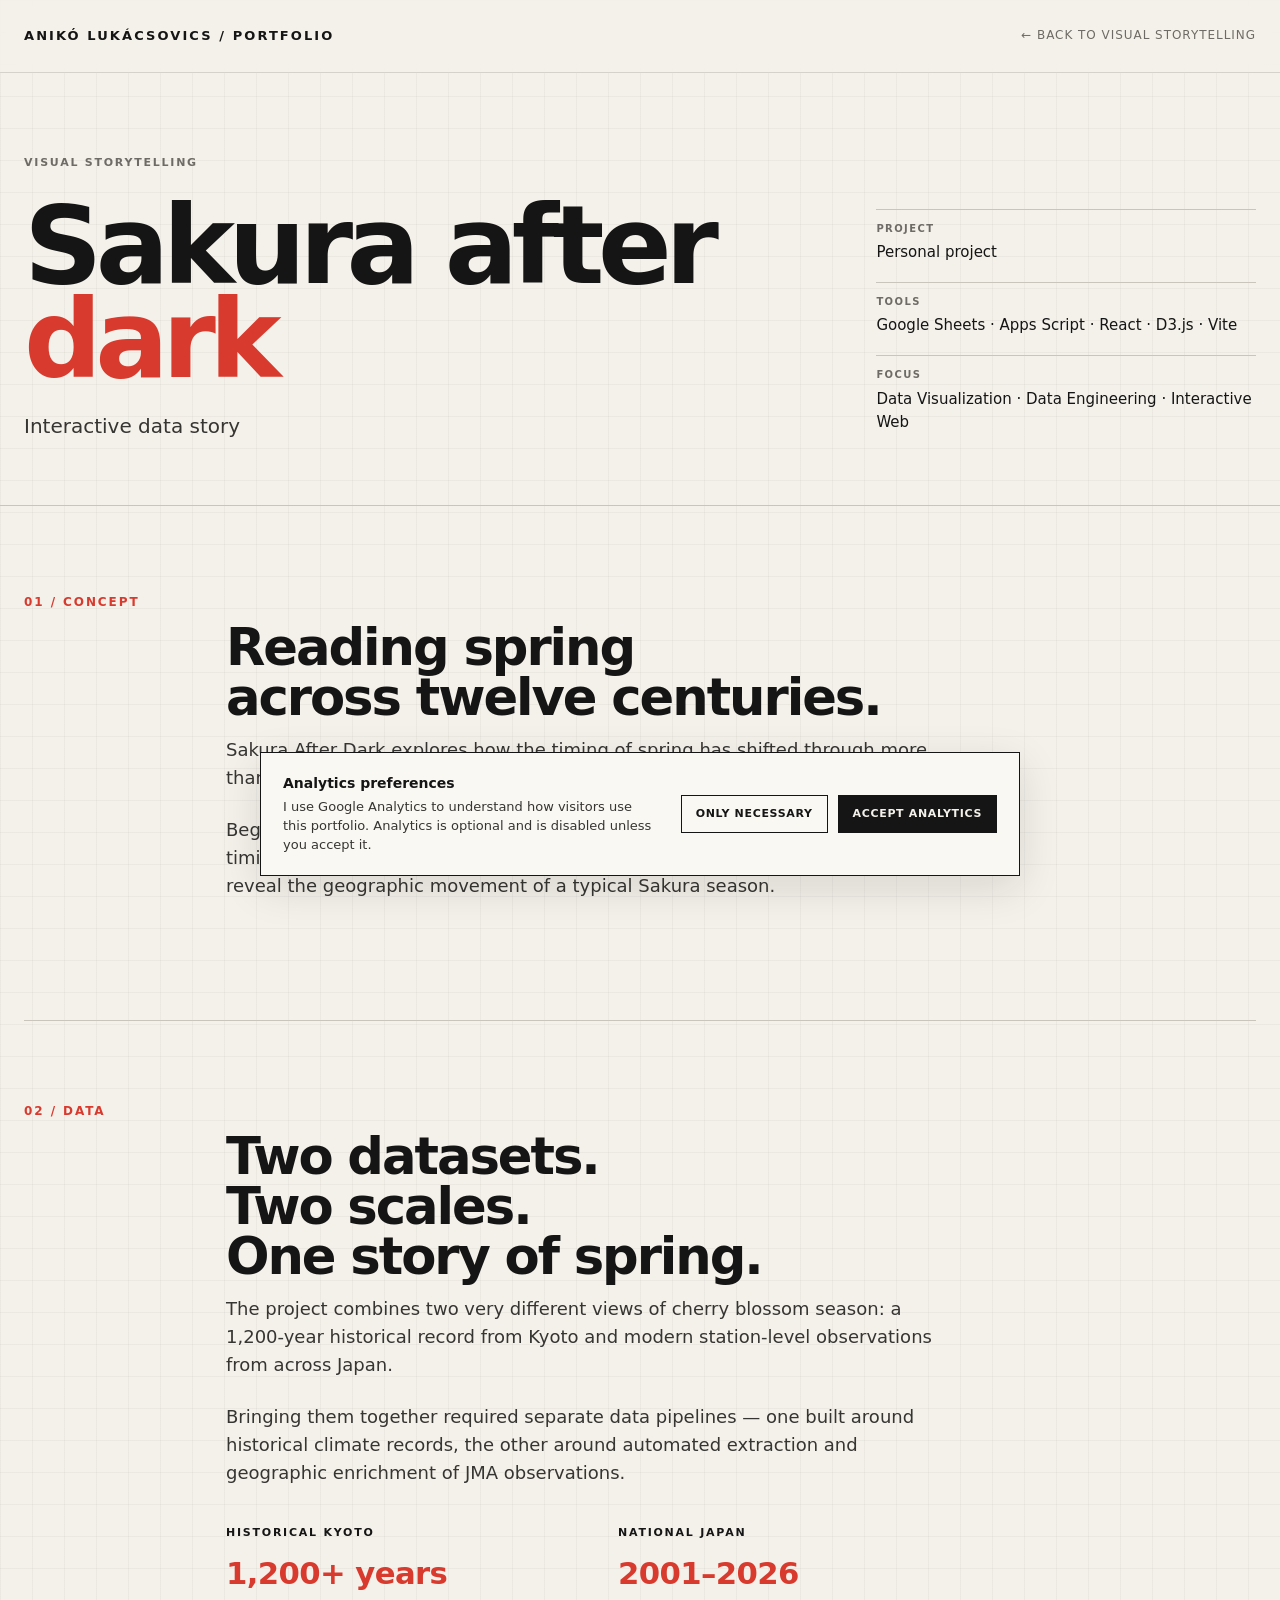
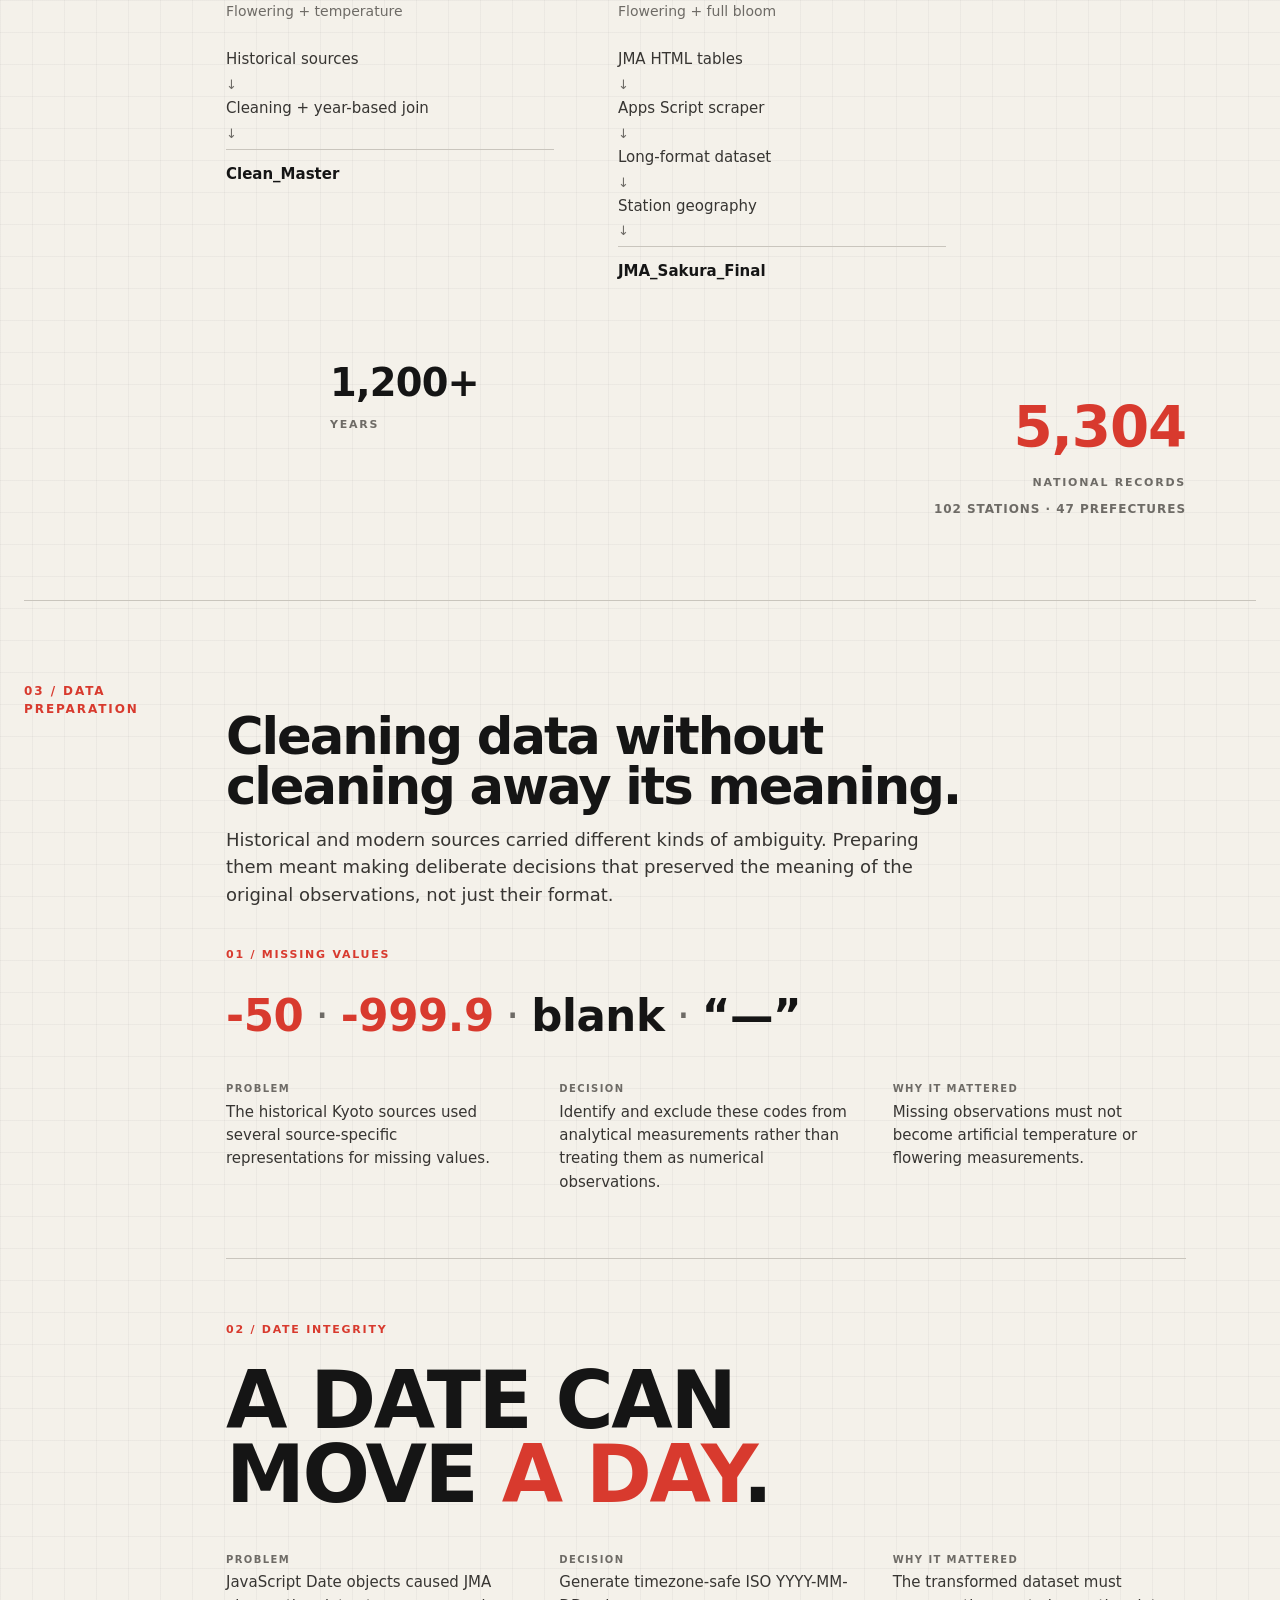
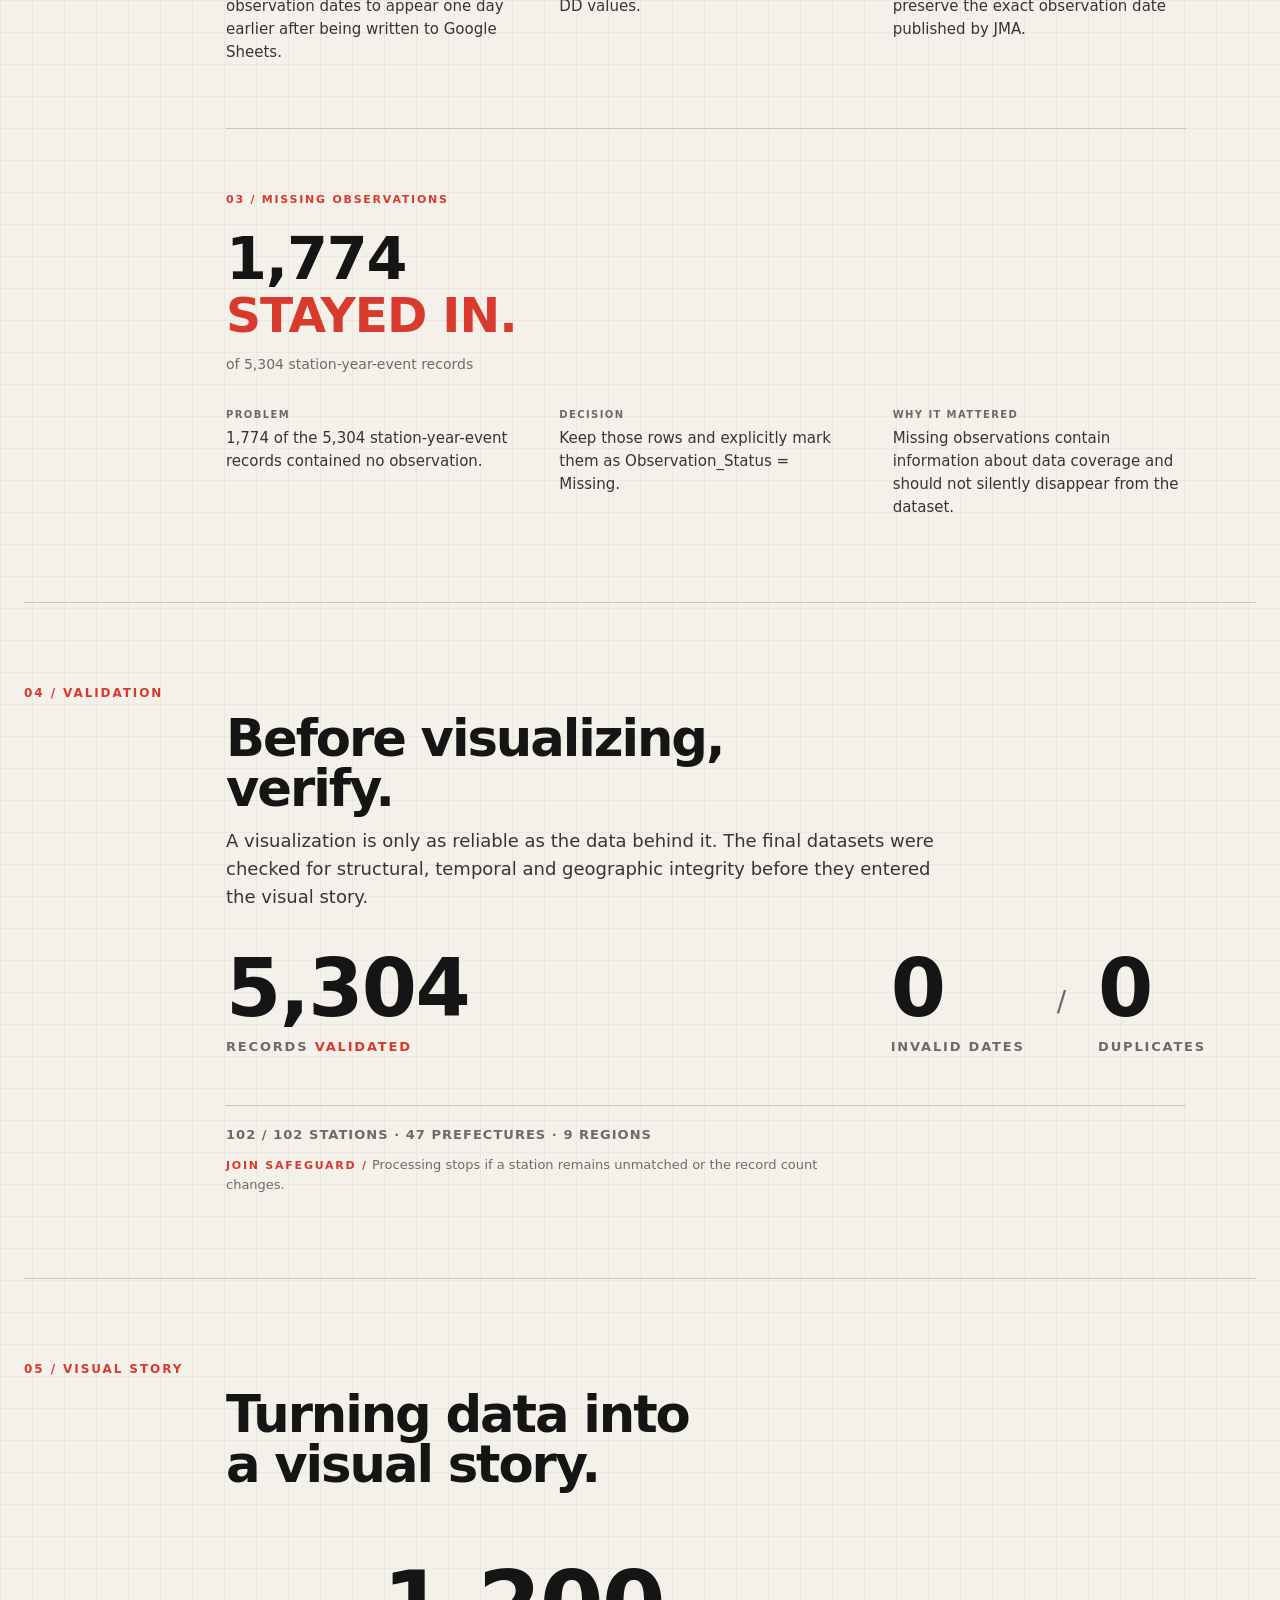
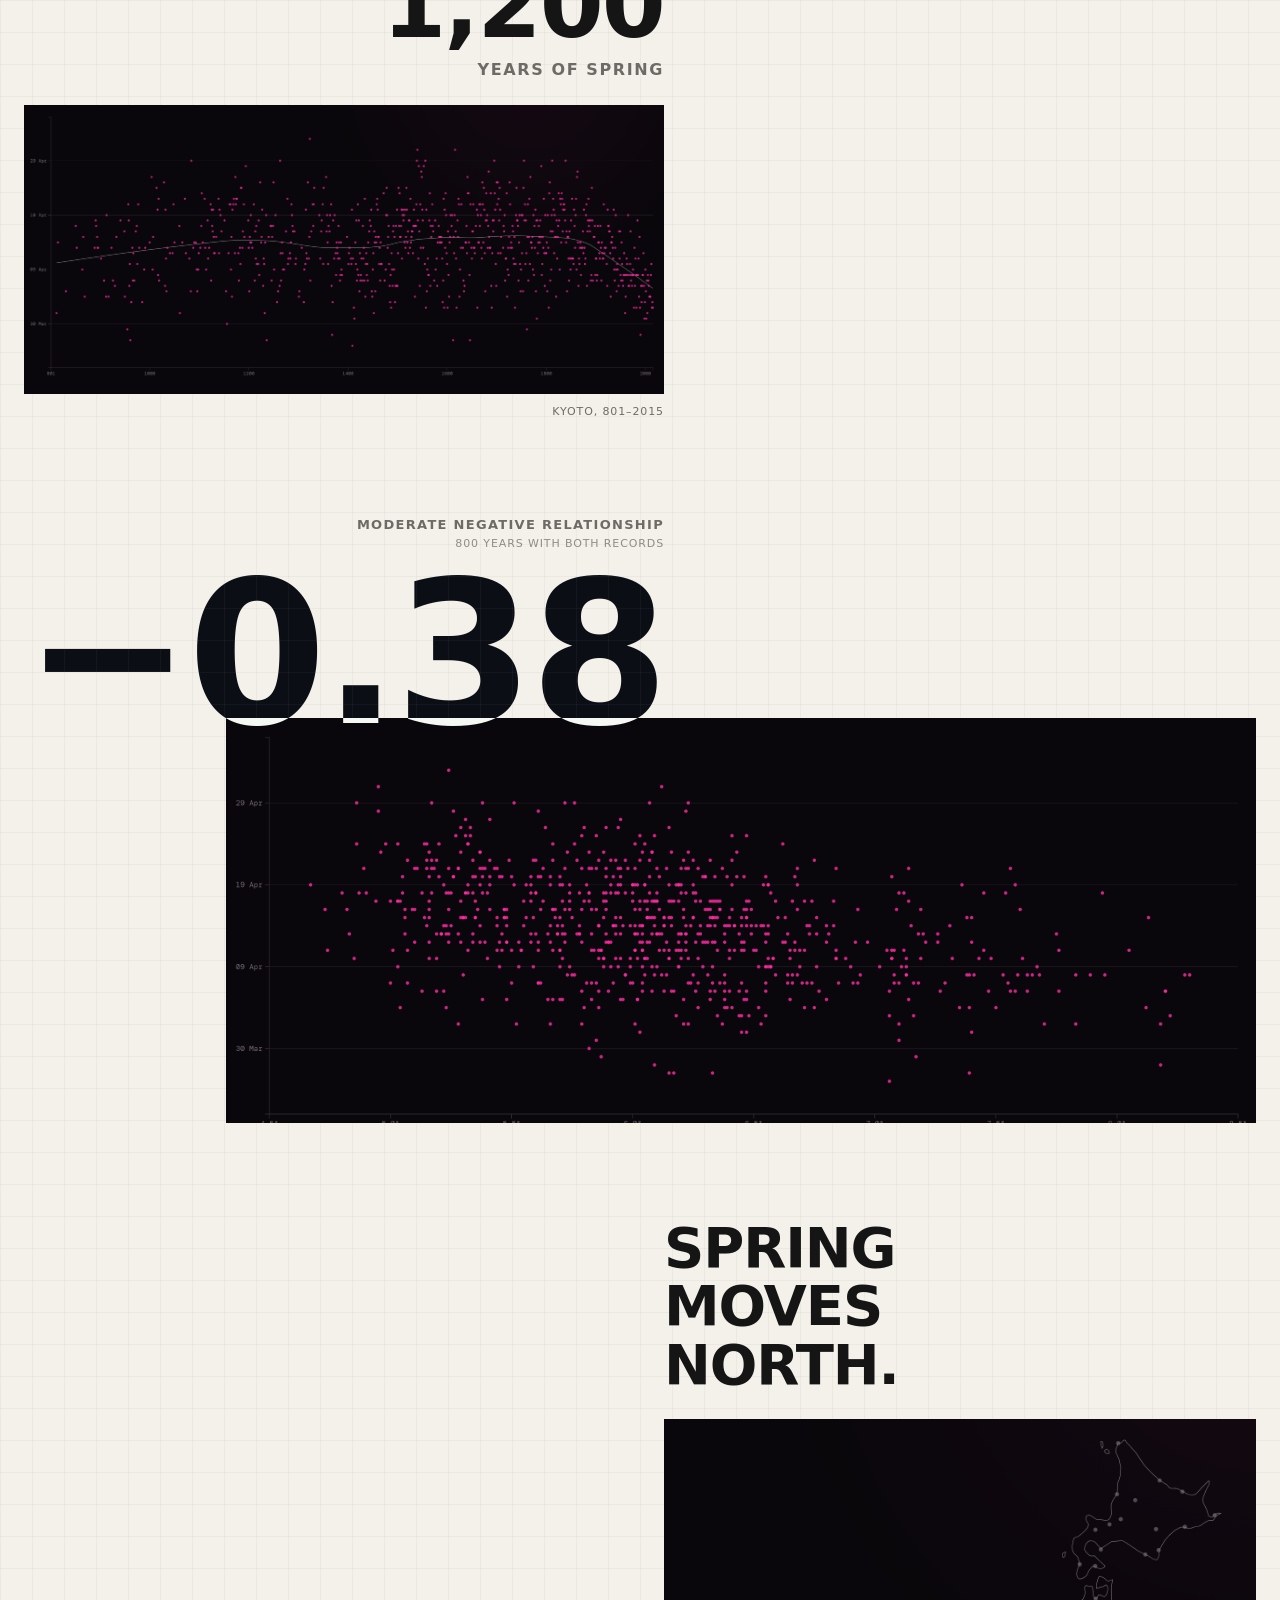
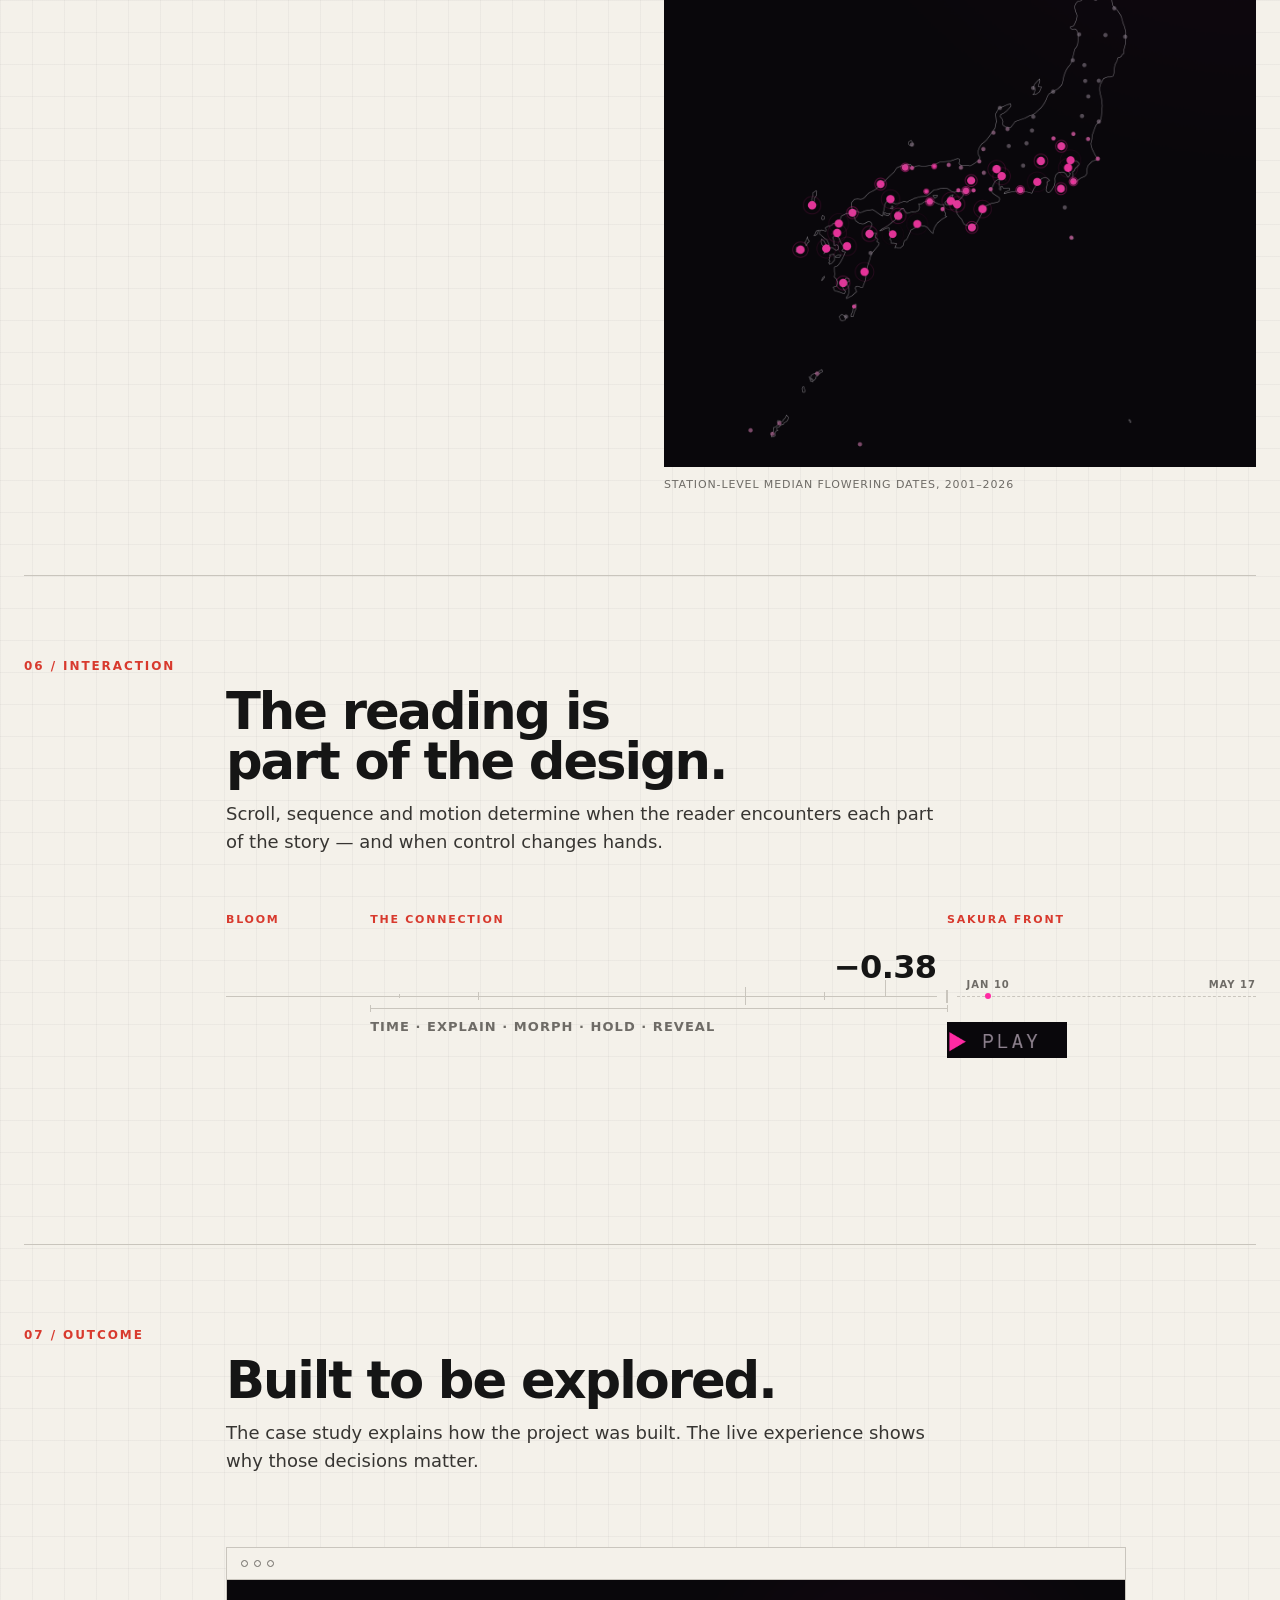
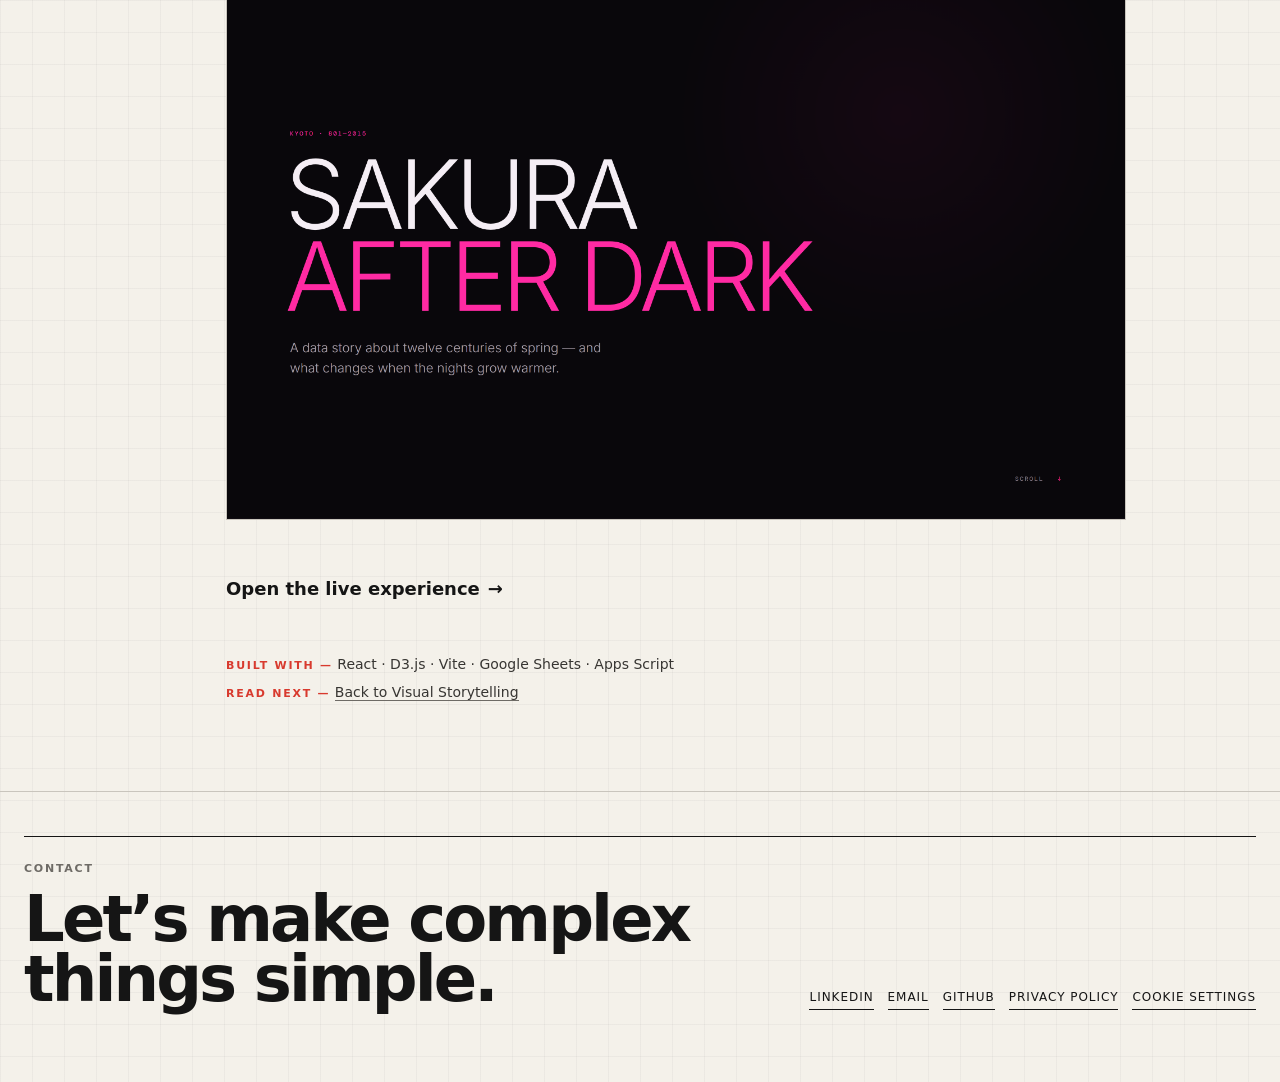
<file: sakura-after-dark.html>
<!DOCTYPE html>
<html lang="en">
<head>
<script>window.dataLayer=window.dataLayer||[];function gtag(){dataLayer.push(arguments);}gtag('consent','default',{'analytics_storage':'denied','ad_storage':'denied','ad_user_data':'denied','ad_personalization':'denied'});</script>
<script async src="https://www.googletagmanager.com/gtag/js?id=G-JGWVMMJHGT"></script>
<script>gtag('js',new Date());gtag('config','G-JGWVMMJHGT');</script>
  <meta charset="UTF-8" />
  <meta name="viewport" content="width=device-width, initial-scale=1.0" />
  <meta name="description" content="Sakura After Dark — Interactive data visualization project by Anikó Lukácsovics." />
  <title>Sakura After Dark — Anikó Lukácsovics</title>

  <style>
    :root{
      --paper:#f4f1ea;
      --ink:#151515;
      --muted:#6e6b66;
      --line:#c9c5bd;
      --red:#d83a2e;
      --max:1320px;
    }

    *{box-sizing:border-box}

    html{scroll-behavior:smooth}

    body{
      margin:0;
      background:
        linear-gradient(rgba(21,21,21,.035) 1px, transparent 1px),
        linear-gradient(90deg, rgba(21,21,21,.035) 1px, transparent 1px),
        var(--paper);
      background-size:32px 32px;
      color:var(--ink);
      font-family:Inter, ui-sans-serif, system-ui, -apple-system, BlinkMacSystemFont, "Segoe UI", sans-serif;
      line-height:1.45;
    }

    a{
      color:inherit;
      text-decoration:none;
    }

    .shell{
      width:min(calc(100% - 48px),var(--max));
      margin:0 auto;
    }

    /* HEADER */

    header{
      position:sticky;
      top:0;
      z-index:20;
      backdrop-filter:blur(14px);
      background:rgba(244,241,234,.84);
      border-bottom:1px solid rgba(21,21,21,.14);
    }

    .nav{
      height:72px;
      display:flex;
      align-items:center;
      justify-content:space-between;
      gap:24px;
    }

    .brand{
      font-size:13px;
      font-weight:800;
      letter-spacing:.16em;
      text-transform:uppercase;
      white-space:nowrap;
    }

    .back{
      font-size:12px;
      letter-spacing:.08em;
      text-transform:uppercase;
      color:var(--muted);
      transition:.2s ease;
    }

    .back:hover{
      color:var(--ink);
    }

    /* HERO */

    .project-hero{
      padding:82px 0 64px;
      border-bottom:1px solid var(--line);
    }

    .project-kicker{
      font-size:11px;
      font-weight:800;
      letter-spacing:.16em;
      text-transform:uppercase;
      color:var(--muted);
      margin-bottom:28px;
    }

    .project-hero-grid{
      display:grid;
      grid-template-columns:1.35fr .65fr;
      gap:64px;
      align-items:end;
    }

    h1{
      margin:0;
      max-width:930px;
      font-size:clamp(64px,8.5vw,126px);
      line-height:.86;
      letter-spacing:-.06em;
      font-weight:800;
    }

    h1 em{
      color:var(--red);
      font-style:normal;
    }

    .hero-subtitle{
      margin:26px 0 0;
      max-width:760px;
      font-size:20px;
      line-height:1.45;
      color:#373532;
    }

    .meta{
      display:grid;
      gap:18px;
      align-self:end;
      padding-bottom:7px;
    }

    .meta-row{
      padding-top:12px;
      border-top:1px solid var(--line);
    }

    .meta-label{
      display:block;
      margin-bottom:4px;
      font-size:10px;
      font-weight:800;
      letter-spacing:.14em;
      text-transform:uppercase;
      color:var(--muted);
    }

    .meta-value{
      font-size:15px;
    }

    /* SHARED */

    .label{
      font-size:11px;
      font-weight:800;
      letter-spacing:.16em;
      text-transform:uppercase;
      color:var(--muted);
    }

    /* PROCESS */

    .process{
      padding:88px 0;
      border-bottom:1px solid var(--line);
    }

    .process-step{
      padding:0 0 82px;
      margin-bottom:82px;
      border-bottom:1px solid var(--line);
    }

    .process-step:last-child{
      margin-bottom:0;
      padding-bottom:0;
      border-bottom:0;
    }

    .step-head{
      display:grid;
      grid-template-columns:170px 1fr;
      gap:32px;
      margin-bottom:38px;
    }

    .step-number{
      font-size:12px;
      font-weight:800;
      letter-spacing:.16em;
      text-transform:uppercase;
      color:var(--red);
    }

    .step-copy{
      max-width:760px;
      margin-top:28px;
    }

    .step-copy h2{
      margin:0 0 14px;
      font-size:clamp(34px,4vw,58px);
      line-height:.98;
      letter-spacing:-.04em;
    }

    .step-copy p{
      margin:0 0 24px;
      max-width:720px;
      font-size:18px;
      line-height:1.55;
      color:#373532;
    }

    /* Existing .step-copy p only ever had margin:0 (no gap) because no existing page has
       more than one paragraph inside a single step. Sakura's Concept step has two, so the
       gap above + this last-child reset were added — same pattern already used by
       .concept-copy p / .copy p elsewhere in the portfolio, just applied here too. */
    .step-copy p:last-child{
      margin-bottom:0;
    }

    /* PIPELINE (02 / Data) */

    /* 720px matches the intro prose measure above (.step-copy p) so the
       pipeline's right edge resolves against the same boundary the reader
       already saw established by the headline block. */
    .pipeline-wrap{
      margin-left:202px;
      max-width:720px;
    }

    .pipeline{
      display:grid;
      grid-template-columns:1fr 1fr;
      gap:64px;
    }

    .pipeline-label{
      font-size:11px;
      font-weight:800;
      letter-spacing:.16em;
      text-transform:uppercase;
      color:var(--ink);
      margin-bottom:10px;
    }

    .pipeline-scale{
      font-size:clamp(24px,2.4vw,32px);
      font-weight:800;
      letter-spacing:-.02em;
      color:var(--red);
      margin-bottom:6px;
    }

    .pipeline-desc{
      font-size:14px;
      color:var(--muted);
      margin-bottom:28px;
    }

    .pipeline-stage{
      font-size:15px;
      color:#373532;
    }

    .pipeline-stage-final{
      margin-top:2px;
      padding-top:14px;
      border-top:1px solid var(--line);
      font-weight:700;
      color:var(--ink);
    }

    .pipeline-arrow{
      font-size:13px;
      line-height:1;
      color:var(--muted);
      padding:7px 0;
    }

    /* Lower-third counterweight (02 / Data): deliberately wider than the
       720px pipeline above it — the asymmetry is the point. Left = quiet,
       already-red value restated in ink (no duplicate red emphasis), pulled
       in from the block's own edge so it reads as tied to the Historical
       Kyoto column above rather than sitting on the page's outer margin.
       Right = the one new number in this block, given red + larger scale
       and pushed to the block's far right edge (margin-left:auto) so it
       stays the dominant lower-right counterweight. The two items are not
       baseline-aligned — the strong item carries a deliberate top offset —
       so this reads as an editorial pairing, not a KPI row. No rule above
       or below this block; whitespace alone separates and closes it. */
    .pipeline-scale-block{
      margin-left:202px;
      max-width:960px;
      margin-top:72px;
      display:flex;
      align-items:flex-start;
    }

    .pipeline-scale-item{
      margin-left:104px;
    }

    .pipeline-scale-number{
      font-size:clamp(28px,3vw,40px);
      font-weight:800;
      letter-spacing:-.02em;
      color:var(--ink);
      margin-bottom:6px;
    }

    .pipeline-scale-label{
      font-size:11px;
      font-weight:800;
      letter-spacing:.16em;
      text-transform:uppercase;
      color:var(--muted);
    }

    .pipeline-scale-item-strong{
      margin-left:auto;
      margin-top:32px;
      text-align:right;
    }

    .pipeline-scale-item-strong .pipeline-scale-number{
      font-size:clamp(40px,4.4vw,60px);
      color:var(--red);
    }

    .pipeline-scale-support{
      margin-top:10px;
      font-size:12px;
      font-weight:700;
      letter-spacing:.08em;
      text-transform:uppercase;
      color:var(--muted);
    }

    /* CASES (03 / Data Preparation) */
    /* Alignment axes are deliberate, not container-driven:
       202px left offset matches the .step-head number column used throughout;
       760px = the body-copy column, 960px = the section-02 pipeline's right edge,
       1100px is reserved only for the case-dates statement so it can read as the
       focal point without the composition drifting to the shell edge. */

    .cases{
      margin-left:202px;
    }

    /* The divider itself is capped to the shared 960px structural boundary
       (the same one Section 02's pipeline and Section 04's validation rule
       already use) via a pseudo-element, rather than the .case box's own
       border — .case itself must stay unconstrained so case-statement's
       approved 1100px exception can still render at full width inside it.
       max-width:100% keeps mobile exactly as it was (full available width). */
    .case + .case{
      position:relative;
      margin-top:64px;
      padding-top:64px;
    }

    .case + .case::before{
      content:'';
      position:absolute;
      top:0;
      left:0;
      width:960px;
      max-width:100%;
      height:1px;
      background:var(--line);
    }

    .case-label{
      font-size:11px;
      font-weight:800;
      letter-spacing:.16em;
      text-transform:uppercase;
      color:var(--red);
    }

    .case-notes{
      max-width:960px;
      display:grid;
      grid-template-columns:repeat(3,1fr);
      gap:40px;
    }

    .case-note-text{
      font-size:15px;
      line-height:1.55;
      color:#373532;
    }

    /* Case 01 — Missing values */

    .case-fragment{
      max-width:760px;
      margin:22px 0 34px;
      display:flex;
      flex-wrap:wrap;
      align-items:baseline;
      gap:12px;
      font-size:clamp(28px,3.4vw,44px);
      font-weight:700;
      letter-spacing:-.01em;
      color:var(--ink);
    }

    .frag-flag{ color:var(--red); }
    .frag-plain{ color:var(--ink); }
    .frag-dot{ color:var(--muted); font-weight:400; }

    /* Case 02 — Date integrity (focal case) */

    .case-dates{
      margin-top:88px;
      padding-top:88px;
    }

    .case-statement{
      max-width:1100px;
      margin:26px 0 40px;
      font-size:clamp(44px,6.2vw,92px);
      font-weight:800;
      line-height:.94;
      letter-spacing:-.03em;
      text-transform:uppercase;
      color:var(--ink);
    }

    .case-statement em{
      color:var(--red);
      font-style:normal;
    }

    /* Case 03 — Missing observations */
    /* "1,774 / Stayed in." reads as one editorial statement, not a KPI:
       the number and verb share a baseline and a comparable scale, both
       noticeably smaller than the case-dates statement above, so this
       stays the sequence's closing beat rather than a second focal point. */

    .case-outcome{
      max-width:760px;
      margin:22px 0 34px;
    }

    .case-outcome-statement{
      display:flex;
      flex-direction:column;
      align-items:flex-start;
      gap:2px;
    }

    .case-outcome-number{
      font-size:clamp(40px,4.6vw,64px);
      font-weight:800;
      line-height:1;
      letter-spacing:-.02em;
      color:var(--ink);
    }

    .case-outcome-verb{
      font-size:clamp(32px,3.8vw,52px);
      font-weight:800;
      line-height:1;
      letter-spacing:-.02em;
      text-transform:uppercase;
      color:var(--red);
    }

    .case-outcome-context{
      margin-top:14px;
      font-size:14px;
      color:var(--muted);
    }

    /* VALIDATION (04) */
    /* One unified horizontal statement, not separate modules: the lead
       count and the two results share a single flex row and a single
       baseline, spread across the full content width so the reading
       order (5,304 validated → 0 · 0) carries the composition without
       a literal arrow. Both zeros stay ink — they are a clean result,
       not a warning — with red reserved for the one word that names
       the act of validating. */

    .validation{
      margin-left:202px;
    }

    .validation-statement{
      display:flex;
      align-items:baseline;
      justify-content:space-between;
      flex-wrap:wrap;
      gap:56px;
    }

    .validation-lead,
    .validation-result{
      display:flex;
      flex-direction:column;
    }

    .validation-lead-number,
    .validation-result-number{
      font-size:clamp(56px,6.2vw,96px);
      font-weight:800;
      line-height:1;
      letter-spacing:-.02em;
      color:var(--ink);
      white-space:nowrap;
    }

    .validation-lead-label,
    .validation-result-label{
      display:block;
      margin-top:10px;
      font-size:13px;
      font-weight:800;
      letter-spacing:.14em;
      text-transform:uppercase;
      color:var(--muted);
      white-space:nowrap;
    }

    .validation-lead-label em{
      color:var(--red);
      font-style:normal;
    }

    .validation-results{
      display:flex;
      align-items:baseline;
      gap:32px;
      margin-right:50px;
    }

    .validation-results-dot{
      align-self:center;
      font-size:28px;
      color:var(--muted);
    }

    .validation-support{
      max-width:960px;
      margin-top:48px;
      padding-top:20px;
      border-top:1px solid var(--line);
      display:flex;
      flex-direction:column;
      gap:10px;
    }

    .validation-meta{
      font-size:13px;
      font-weight:700;
      letter-spacing:.08em;
      text-transform:uppercase;
      color:var(--muted);
    }

    .validation-note{
      max-width:640px;
      font-size:13px;
      line-height:1.6;
      color:var(--muted);
    }

    /* VISUAL STORY (05) */
    /* One vertical spine organizes all three moments instead of a repeated
       image+caption module. 640px is not the standard 202px text axis — it
       is derived as the midpoint between that axis and the 1100px "dominant"
       width already used by Section 03's case-statement, then rounded to the
       640px medium-image tier already proven on this page. The spine stays a
       plain 1px hairline throughout; only THE CONNECTION is allowed to cross
       it, via the one deliberate overlap in the whole section. */

    .story{
      position:relative;
      margin-top:56px;
    }

    .story-spine{
      display:none; /* axis stays in the markup/positioning logic (see left:640px
        below, reused throughout .story-time/.story-relationship/.story-space) —
        only the rendered line itself is hidden, as a desktop optical test */
      position:absolute;
      top:0;
      bottom:0;
      left:640px;
      width:1px;
      background:var(--line);
    }

    /* 01 — TIME: right edge shared with the spine (width:640, flush left) */

    .story-time{
      margin-bottom:96px;
    }

    .story-time-type{
      width:640px;
      margin:0 0 24px;
      text-align:right;
    }

    .story-time-number{
      font-size:92px;
      font-weight:800;
      line-height:1;
      letter-spacing:-.02em;
      color:var(--ink);
    }

    .story-time-sub{
      margin-top:6px;
      font-size:16px;
      font-weight:700;
      letter-spacing:.1em;
      text-transform:uppercase;
      color:var(--muted);
    }

    .story-time-figure{
      width:640px;
    }

    .story-time-figure img{
      display:block;
      width:100%;
      height:auto;
    }

    .story-time-caption{
      width:640px;
      margin-top:10px;
      font-size:11px;
      letter-spacing:.08em;
      text-transform:uppercase;
      color:var(--muted);
      text-align:right;
    }

    /* 02 — RELATIONSHIP: the section's one exception. Numeral set in white
       with mix-blend-mode:difference so it stays legible on both the paper
       background and the dark image without being manually split in two —
       against paper it reads near-black, against the dark image it reads
       near-white, automatically. */

    .story-relationship{
      margin-bottom:96px;
    }

    .story-relationship-stat{
      width:640px;
      text-align:right;
    }

    .story-relationship-interp{
      font-size:13px;
      font-weight:700;
      letter-spacing:.1em;
      text-transform:uppercase;
      color:var(--muted);
    }

    .story-relationship-meta{
      margin-top:2px;
      font-size:11px;
      letter-spacing:.08em;
      text-transform:uppercase;
      color:var(--muted);
      opacity:.75;
    }

    /* Last child of the stat block, deliberately — everything above it stays
       on paper; only the numeral itself is allowed to reach the image. Sits
       tight against the two lines above it so the three read as one unit,
       not a number with a detached caption floating over it. */
    .story-relationship-number{
      position:relative;
      z-index:2;
      margin-top:2px;
      font-size:200px;
      font-weight:800;
      line-height:1;
      letter-spacing:-.02em;
      color:#fff;
      mix-blend-mode:difference;
    }

    /* 1100px is the intended width whenever the shell has room for it
       (from ~1330px viewport and up — unchanged, including 1440px). Below
       that, the figure shrinks fluidly against the shell's own available
       width (100% of its parent, which is unconstrained down to margin-left)
       rather than overflowing it. margin-left stays fixed at 202px — the
       image's left edge, and therefore the −0.38 overlap above it, never
       moves; only the image's right edge and effective width respond. */
    .story-relationship-figure{
      position:relative;
      z-index:1;
      width:min(1100px, calc(100% - 202px));
      margin-left:202px;
      margin-top:-36px;
    }

    .story-relationship-figure img{
      display:block;
      width:100%;
      height:auto;
    }

    /* 03 — SPACE / MOVEMENT: left edge shared with the spine */

    /* Third and final fixed-width + fixed-margin offender in this family
       (see .story-relationship-figure and .story-space-figure above) —
       same fluid-shrink pattern, same fixed 640px spine margin. */
    .story-space-type{
      width:min(460px, calc(100% - 640px));
      margin:0 0 24px 640px;
    }

    .story-space-statement{
      font-size:56px;
      font-weight:800;
      line-height:1.05;
      letter-spacing:-.02em;
      text-transform:uppercase;
      color:var(--ink);
    }

    /* Same fluid-shrink pattern as .story-relationship-figure just above:
       this was a second fixed-width + fixed-margin element found to be the
       remaining cause of Section 05 overflow once the relationship figure
       was fixed. 620px is kept whenever the shell has room for it (from
       ~1330px viewport and up, unchanged); margin-left stays fixed at 640px
       (the spine axis) in all cases. */
    .story-space-figure{
      width:min(620px, calc(100% - 640px));
      margin-left:640px;
    }

    .story-space-figure img{
      display:block;
      width:100%;
      height:auto;
    }

    .story-space-caption{
      margin:10px 0 0 640px;
      font-size:11px;
      letter-spacing:.08em;
      text-transform:uppercase;
      color:var(--muted);
    }

    /* INTERACTION (06) */
    /* One continuous line, not four boxes. Solid = scroll is the state (Bloom,
       then Connection, whose five internal stages are real code proportions —
       TIME .05 / EXPLAIN .1875 / MORPH .65 / HOLD .7875 / REVEAL 1, exactly).
       Dashed = Sakura Front's own independent 9s clock, once scroll has only
       triggered it. That solid→dashed change is the one real interruption on
       the whole score — everywhere else stays continuous, on purpose. */

    .score{
      position:relative;
      margin-left:202px;
      margin-top:56px;
      height:250px;
    }

    .score-tag{
      position:absolute;
      top:0;
    }

    .score-tag-bloom{ left:0; }
    .score-tag-connection{ left:14%; }
    .score-tag-front{ left:70%; }

    .score-flag{
      position:absolute;
      top:32px;
      left:64%;
      transform:translateX(-50%);
      font-size:32px;
      font-weight:800;
      letter-spacing:-.02em;
      color:var(--ink);
    }

    .score-flag-stem{
      position:absolute;
      top:68px;
      left:64%;
      width:1px;
      height:16px;
      background:var(--line);
    }

    .score-line{
      position:absolute;
      top:84px;
      left:0;
      width:69%;
      height:1px;
      background:var(--line);
    }

    /* A visible gap, not just a style change, is what makes the handoff
       actually read as an interruption rather than a texture change. */
    .score-line-dashed{
      position:absolute;
      top:84px;
      left:71%;
      width:29%;
      border-top:1px dashed var(--line);
    }

    .score-endcap{
      position:absolute;
      top:78px;
      left:70%;
      width:2px;
      height:13px;
      background:var(--line);
      transform:translateX(-1px);
    }

    /* A second, unlabeled line under Connection only — pure repetition of
       the existing hairline vocabulary, giving that span more visual mass
       without adding a new kind of mark. */
    .score-band{
      position:absolute;
      top:96px;
      left:14%;
      width:56%;
      height:1px;
      background:var(--line);
    }

    .score-band-cap{
      position:absolute;
      top:93px;
      width:1px;
      height:7px;
      background:var(--line);
    }

    .score-band-cap-start{ left:14%; }
    .score-band-cap-end{ left:70%; }

    /* Tick height itself now carries the real relative weight of each stage
       (MORPH is 46% of the sequence — by far the tallest mark on the score;
       TIME is 5% — the shortest) — no new labels, just more of the same
       vocabulary used with more range. */
    .score-tick{
      position:absolute;
      width:1px;
      background:var(--line);
    }

    .score-tick-time{ left:16.8%; top:82px; height:4px; }
    .score-tick-explain{ left:24.5%; top:80px; height:8px; }
    .score-tick-morph{ left:50.4%; top:75px; height:18px; }
    .score-tick-hold{ left:58.1%; top:80px; height:8px; }
    .score-tick-reveal{ left:70%; top:78px; height:12px; }

    .score-stages-caption{
      position:absolute;
      top:106px;
      left:14%;
    }

    /* The dashed segment IS the timeline now — no screenshot. A single
       pink dot (the app's own accent, used nowhere else in the portfolio's
       own drawn elements — a deliberate, tightly-scoped exception) marks
       the active position directly on the line; two small muted labels
       name the range. Scroll notation -> handoff -> time notation, all in
       the same thin-line vocabulary the rest of the score already uses. */
    .score-scrub-dot{
      position:absolute;
      top:84px;
      left:74%;
      width:6px;
      height:6px;
      margin:-3px 0 0 -3px;
      border-radius:50%;
      background:#ff2aa3;
    }

    .score-scrub-label{
      position:absolute;
      top:66px;
      white-space:nowrap;
      font-size:10px;
      font-weight:800;
      letter-spacing:.1em;
      text-transform:uppercase;
      color:var(--muted);
    }

    .score-scrub-label-start{
      left:74%;
      transform:translateX(-50%);
    }

    .score-scrub-label-end{
      left:100%;
      transform:translateX(-100%);
    }

    .score-playpause-wrap{
      position:absolute;
      top:110px;
      left:70%;
    }

    .score-playpause-wrap img{
      display:block;
      width:120px;
      height:auto;
    }

    /* Reused by the mobile evidence block only (.score-mobile-evidence) —
       PLAY is the only screenshot-based UI evidence left in this section. */
    .score-evidence-item img{
      display:block;
      width:100%;
      max-width:150px;
      height:auto;
    }

    /* MOBILE SCORE — one continuous rail, not three stacked groups. Bloom and
       Connection share a single solid border-left; Front's border-left is
       dashed; the two rails sit flush against each other with one small
       crossing tick at the seam, so the line itself never actually breaks —
       only its style does, at the one real handoff. */

    .score-mobile{
      display:none;
    }

    .score-mobile-rail{
      padding-left:22px;
    }

    .score-mobile-rail-solid{
      border-left:1px solid var(--line);
    }

    .score-mobile-rail-dashed{
      border-left:1px dashed var(--line);
    }

    .score-mobile-stop{
      margin-bottom:32px;
    }

    .score-mobile-rail > .score-mobile-stop:last-child{
      margin-bottom:0;
    }

    /* Same device as desktop's .score-endcap (a short, bold segment marking
       the handoff), just already vertical since the rail itself is —
       reused, not reinvented. A small pause on both sides (not just after)
       is what keeps the solid and dashed rails reading as one paused line
       instead of two independently stacked blocks. */
    .score-mobile-endcap{
      width:2px;
      height:10px;
      margin:8px 0 14px -1px;
      background:var(--line);
    }

    /* Each stage is its own row on the spine, in normal flow — no reserved
       min-height, so there's no leftover blank area. The gap AFTER each
       stage is sized to its real share of the sequence (TIME 5%, EXPLAIN
       14%, MORPH 46%, HOLD 14%, REVEAL 21%), so MORPH — the actual dot
       repositioning — visibly takes the longest stretch of the spine. */
    .score-mobile-stage{
      position:relative;
      font-size:11px;
      font-weight:800;
      letter-spacing:.08em;
      text-transform:uppercase;
      color:var(--muted);
    }

    .score-mobile-stage::before{
      content:'';
      position:absolute;
      top:50%;
      left:-22px;
      width:10px;
      height:1px;
      background:var(--line);
      transform:translateY(-.5px);
    }

    .score-mobile-stage-time{ margin:14px 0 10px; }
    .score-mobile-stage-explain{ margin-bottom:22px; }
    .score-mobile-stage-morph{ margin-bottom:70px; }
    .score-mobile-stage-hold{ margin-bottom:22px; }
    /* REVEAL keeps the tick; −0.38 deliberately doesn't get one of its own —
       proximity + sharing REVEAL's mark is what reads as "this is what
       REVEAL produces" rather than a sixth, independent stop. */
    .score-mobile-stage-reveal{ margin-bottom:4px; }

    .score-mobile-flag{
      font-size:28px;
      font-weight:800;
      letter-spacing:-.02em;
      color:var(--ink);
    }

    /* Same translation as desktop's dashed segment: a pink dot + two small
       dates instead of a screenshot. PLAY is the only real UI fragment. */
    .score-mobile-scrub{
      margin-top:12px;
      display:flex;
      align-items:center;
      gap:8px;
      font-size:11px;
      font-weight:700;
      letter-spacing:.08em;
      text-transform:uppercase;
      color:var(--muted);
    }

    .score-mobile-scrub-dot{
      flex-shrink:0;
      width:6px;
      height:6px;
      border-radius:50%;
      background:#ff2aa3;
    }

    .score-mobile-evidence{
      margin-top:16px;
      display:flex;
      flex-direction:column;
      gap:18px;
    }

    /* OUTCOME (07) */
    /* The closing beat — deliberately quieter and more spaced out than every
       section before it. A hairline "window" (no shadow, no fill beyond the
       paper itself) frames a real crop of the live site; typography, not a
       button, carries the CTA. */

    .outcome{
      margin-left:202px;
      margin-top:72px;
    }

    .outcome-window{
      max-width:900px;
      border:1px solid var(--line);
      background:var(--paper);
    }

    .outcome-window-bar{
      height:32px;
      display:flex;
      align-items:center;
      gap:6px;
      padding:0 14px;
      border-bottom:1px solid var(--line);
    }

    .outcome-window-dot{
      width:7px;
      height:7px;
      border-radius:50%;
      border:1px solid var(--muted);
    }

    .outcome-window-figure img{
      display:block;
      width:100%;
      height:auto;
    }

    .outcome-cta{
      display:inline-flex;
      align-items:baseline;
      gap:8px;
      margin-top:56px;
      font-size:18px;
      font-weight:700;
      color:var(--ink);
      border-bottom:1px solid transparent;
      padding-bottom:3px;
      transition:border-color .2s ease;
    }

    .outcome-cta:hover{
      border-bottom-color:var(--ink);
    }

    .outcome-cta-arrow{
      display:inline-block;
      transition:transform .2s ease;
    }

    .outcome-cta:hover .outcome-cta-arrow{
      transform:translateX(4px);
    }

    .outcome-meta{
      margin-top:48px;
      display:flex;
      flex-direction:column;
      gap:8px;
      font-size:14px;
      color:#373532;
    }

    .outcome-meta a{
      border-bottom:1px solid var(--muted);
      transition:border-color .2s ease, color .2s ease;
    }

    .outcome-meta a:hover{
      color:var(--ink);
      border-bottom-color:var(--ink);
    }

    /* FOOTER */

    footer{
      padding:44px 0 72px;
    }

    .footer-grid{
      display:flex;
      justify-content:space-between;
      gap:32px;
      align-items:flex-end;
      border-top:1px solid var(--ink);
      padding-top:24px;
    }

    .footer-title{
      font-size:clamp(34px,5vw,68px);
      letter-spacing:-.045em;
      line-height:.95;
      font-weight:750;
    }

    .footer-links{
      display:flex;
      gap:14px;
      flex-wrap:wrap;
      justify-content:flex-end;
    }

    .footer-links a{
      font-size:12px;
      letter-spacing:.08em;
      text-transform:uppercase;
      border-bottom:1px solid var(--ink);
      padding-bottom:3px;
    }

    /* RESPONSIVE */

    @media(max-width:920px){
      .shell{
        width:min(calc(100% - 30px),var(--max));
      }

      .nav{
        height:auto;
        padding:18px 0;
        align-items:flex-start;
      }

      .project-hero{
        padding:64px 0 48px;
      }

      .project-hero-grid{
        grid-template-columns:1fr;
        gap:34px;
      }

      .step-head{
        grid-template-columns:1fr;
        gap:22px;
      }

      .pipeline-wrap{
        margin-left:0;
        max-width:none;
      }

      .pipeline{
        grid-template-columns:1fr;
        gap:40px;
      }

      .pipeline-stream + .pipeline-stream{
        padding-top:32px;
        border-top:1px solid var(--line);
      }

      .pipeline-scale-block{
        margin-left:0;
        max-width:none;
        margin-top:48px;
        flex-direction:column;
        align-items:flex-start;
        gap:32px;
      }

      .pipeline-scale-item{
        margin-left:0;
      }

      .pipeline-scale-item-strong{
        margin-left:0;
        margin-top:0;
        text-align:left;
      }

      .cases{
        margin-left:0;
      }

      .case + .case{
        margin-top:56px;
        padding-top:56px;
      }

      .case-dates{
        margin-top:64px;
        padding-top:64px;
      }

      .case-fragment,
      .case-statement,
      .case-notes,
      .case-outcome{
        max-width:none;
      }

      .case-notes{
        grid-template-columns:1fr;
        gap:24px;
      }

      .validation{
        margin-left:0;
      }

      .validation-statement{
        flex-direction:column;
        align-items:flex-start;
        gap:36px;
      }

      .validation-note{
        max-width:none;
      }

      .story-spine{
        display:none;
      }

      .story-time,
      .story-relationship{
        margin-bottom:64px;
      }

      .story-time-type,
      .story-time-figure{
        width:auto;
        text-align:left;
      }

      .story-time-caption{
        width:auto;
        text-align:left;
      }

      .story-relationship-stat{
        width:auto;
        text-align:left;
        margin-bottom:24px;
      }

      .story-relationship-figure{
        width:auto;
        margin-left:0;
        margin-top:0;
      }

      .story-space-type,
      .story-space-figure,
      .story-space-caption{
        width:auto;
        margin-left:0;
      }

      .score{
        display:none;
      }

      .score-mobile{
        display:block;
        margin-top:40px;
      }

      .outcome{
        margin-left:0;
        margin-top:48px;
      }

      .outcome-window{
        max-width:none;
      }

      .footer-grid{
        align-items:flex-start;
        flex-direction:column;
      }

      .footer-links{
        justify-content:flex-start;
      }
    }

    @media(max-width:560px){
      .brand{
        font-size:10px;
      }

      .back{
        font-size:9px;
      }

      h1{
        font-size:56px;
      }

      .step-copy p{
        font-size:17px;
      }

      .case-note-text{
        font-size:14px;
      }

      .case-fragment{
        gap:8px;
      }

      .validation-results{
        gap:20px;
      }

      .story-time-number{
        font-size:64px;
      }

      .story-relationship-number{
        font-size:104px;
      }

      .story-space-statement{
        font-size:40px;
      }
    }

.consent-banner{position:fixed;left:24px;right:24px;bottom:24px;z-index:9999;display:none;max-width:760px;margin:0 auto;padding:20px 22px;background:#faf8f3;border:1px solid var(--ink);box-shadow:0 12px 40px rgba(21,21,21,.12)}
.consent-banner.is-visible{display:block}.consent-inner{display:flex;align-items:center;justify-content:space-between;gap:24px}.consent-copy{max-width:470px;font-size:13px;color:#373532}.consent-copy strong{display:block;margin-bottom:5px;color:var(--ink);font-size:14px}.consent-actions{display:flex;gap:10px;flex-shrink:0}.consent-btn{border:1px solid var(--ink);padding:10px 14px;font:inherit;font-size:11px;font-weight:700;letter-spacing:.06em;text-transform:uppercase;cursor:pointer;background:transparent;color:var(--ink)}.consent-btn.accept{background:var(--ink);color:var(--paper)}
@media(max-width:680px){.consent-banner{left:15px;right:15px;bottom:15px}.consent-inner{align-items:stretch;flex-direction:column;gap:16px}.consent-actions{flex-wrap:wrap}}


/* Footer consent control: styled like the existing footer links */
.footer-links .footer-cookie-settings{appearance:none;border:0;border-bottom:1px solid var(--ink);border-radius:0;padding:0 0 3px;background:transparent;color:inherit;font:inherit;font-size:12px;letter-spacing:.08em;text-transform:uppercase;cursor:pointer}
.footer-links .footer-cookie-settings:hover,.footer-links a:hover{opacity:.65}
</style>
</head>

<body>
<div class="consent-banner" id="analytics-consent" role="dialog" aria-live="polite" aria-label="Analytics preferences"><div class="consent-inner"><div class="consent-copy"><strong>Analytics preferences</strong>I use Google Analytics to understand how visitors use this portfolio. Analytics is optional and is disabled unless you accept it.</div><div class="consent-actions"><button class="consent-btn" id="necessary-only" type="button">Only necessary</button><button class="consent-btn accept" id="accept-analytics" type="button">Accept analytics</button></div></div></div>

  <header>
    <div class="shell nav">

      <a class="brand" href="index.html">
        ANIKÓ LUKÁCSOVICS / PORTFOLIO
      </a>

      <a class="back" href="index.html">
        ← Back to Visual Storytelling
      </a>

    </div>
  </header>


  <main>

    <!-- HERO -->

    <section class="project-hero">
      <div class="shell">

        <div class="project-kicker">
          Visual Storytelling
        </div>

        <div class="project-hero-grid">

          <div>
            <h1>
              Sakura after <em>dark</em>
            </h1>

            <p class="hero-subtitle">
              Interactive data story
            </p>
          </div>

          <div class="meta">

            <div class="meta-row">
              <span class="meta-label">Project</span>
              <span class="meta-value">Personal project</span>
            </div>

            <div class="meta-row">
              <span class="meta-label">Tools</span>
              <span class="meta-value">
                Google Sheets · Apps Script · React · D3.js · Vite
              </span>
            </div>

            <div class="meta-row">
              <span class="meta-label">Focus</span>
              <span class="meta-value">
                Data Visualization · Data Engineering · Interactive Web
              </span>
            </div>

          </div>

        </div>
      </div>
    </section>


    <!-- PROCESS -->

    <section class="process">
      <div class="shell">

        <!-- STEP 01 -->

        <div class="process-step">

          <div class="step-head">

            <div class="step-number">
              01 / Concept
            </div>

            <div class="step-copy">

              <h2>
                Reading spring<br/>
                across twelve centuries.
              </h2>

              <p>
                Sakura After Dark explores how the timing of spring has shifted through more than 1,200 years of cherry blossom records.
              </p>

              <p>
                Beginning with Kyoto’s historical flowering archive, the story connects bloom timing with reconstructed March temperatures, then expands across Japan to reveal the geographic movement of a typical Sakura season.
              </p>

            </div>

          </div>

        </div>

        <!-- STEP 02 -->

        <div class="process-step">

          <div class="step-head">

            <div class="step-number">
              02 / Data
            </div>

            <div class="step-copy">

              <h2>
                Two datasets.<br/>
                Two scales.<br/>
                One story of spring.
              </h2>

              <p>
                The project combines two very different views of cherry blossom season: a 1,200-year historical record from Kyoto and modern station-level observations from across Japan.
              </p>

              <p>
                Bringing them together required separate data pipelines — one built around historical climate records, the other around automated extraction and geographic enrichment of JMA observations.
              </p>

            </div>

          </div>

          <div class="pipeline-wrap">

            <div class="pipeline">

              <div class="pipeline-stream">
                <div class="pipeline-label">Historical Kyoto</div>
                <div class="pipeline-scale">1,200+ years</div>
                <div class="pipeline-desc">Flowering + temperature</div>

                <div class="pipeline-stage">Historical sources</div>
                <div class="pipeline-arrow" aria-hidden="true">↓</div>
                <div class="pipeline-stage">Cleaning + year-based join</div>
                <div class="pipeline-arrow" aria-hidden="true">↓</div>
                <div class="pipeline-stage pipeline-stage-final">Clean_Master</div>
              </div>

              <div class="pipeline-stream">
                <div class="pipeline-label">National Japan</div>
                <div class="pipeline-scale">2001–2026</div>
                <div class="pipeline-desc">Flowering + full bloom</div>

                <div class="pipeline-stage">JMA HTML tables</div>
                <div class="pipeline-arrow" aria-hidden="true">↓</div>
                <div class="pipeline-stage">Apps Script scraper</div>
                <div class="pipeline-arrow" aria-hidden="true">↓</div>
                <div class="pipeline-stage">Long-format dataset</div>
                <div class="pipeline-arrow" aria-hidden="true">↓</div>
                <div class="pipeline-stage">Station geography</div>
                <div class="pipeline-arrow" aria-hidden="true">↓</div>
                <div class="pipeline-stage pipeline-stage-final">JMA_Sakura_Final</div>
              </div>

            </div>

          </div>

          <div class="pipeline-scale-block">

            <div class="pipeline-scale-item">
              <div class="pipeline-scale-number">1,200+</div>
              <div class="pipeline-scale-label">Years</div>
            </div>

            <div class="pipeline-scale-item pipeline-scale-item-strong">
              <div class="pipeline-scale-number">5,304</div>
              <div class="pipeline-scale-label">National records</div>
              <div class="pipeline-scale-support">102 stations · 47 prefectures</div>
            </div>

          </div>

        </div>

        <!-- STEP 03 -->

        <div class="process-step">

          <div class="step-head">

            <div class="step-number">
              03 / Data Preparation
            </div>

            <div class="step-copy">

              <h2>
                Cleaning data without<br/>
                cleaning away its meaning.
              </h2>

              <p>
                Historical and modern sources carried different kinds of ambiguity. Preparing them meant making deliberate decisions that preserved the meaning of the original observations, not just their format.
              </p>

            </div>

          </div>

          <div class="cases">

            <!-- CASE 01 — MISSING VALUES -->

            <div class="case case-values">

              <div class="case-label">01 / Missing values</div>

              <div class="case-fragment">
                <span class="frag-flag">-50</span>
                <span class="frag-dot">·</span>
                <span class="frag-flag">-999.9</span>
                <span class="frag-dot">·</span>
                <span class="frag-plain">blank</span>
                <span class="frag-dot">·</span>
                <span class="frag-plain">“—”</span>
              </div>

              <div class="case-notes">
                <div class="case-note">
                  <div class="meta-label">Problem</div>
                  <div class="case-note-text">The historical Kyoto sources used several source-specific representations for missing values.</div>
                </div>
                <div class="case-note">
                  <div class="meta-label">Decision</div>
                  <div class="case-note-text">Identify and exclude these codes from analytical measurements rather than treating them as numerical observations.</div>
                </div>
                <div class="case-note">
                  <div class="meta-label">Why it mattered</div>
                  <div class="case-note-text">Missing observations must not become artificial temperature or flowering measurements.</div>
                </div>
              </div>

            </div>

            <!-- CASE 02 — DATE INTEGRITY -->

            <div class="case case-dates">

              <div class="case-label">02 / Date integrity</div>

              <div class="case-statement">
                A date can<br/>
                move <em>a day</em>.
              </div>

              <div class="case-notes">
                <div class="case-note">
                  <div class="meta-label">Problem</div>
                  <div class="case-note-text">JavaScript Date objects caused JMA observation dates to appear one day earlier after being written to Google Sheets.</div>
                </div>
                <div class="case-note">
                  <div class="meta-label">Decision</div>
                  <div class="case-note-text">Generate timezone-safe ISO YYYY-MM-DD values.</div>
                </div>
                <div class="case-note">
                  <div class="meta-label">Why it mattered</div>
                  <div class="case-note-text">The transformed dataset must preserve the exact observation date published by JMA.</div>
                </div>
              </div>

            </div>

            <!-- CASE 03 — MISSING OBSERVATIONS -->

            <div class="case case-coverage">

              <div class="case-label">03 / Missing observations</div>

              <div class="case-outcome">
                <div class="case-outcome-statement">
                  <span class="case-outcome-number">1,774</span>
                  <span class="case-outcome-verb">Stayed in.</span>
                </div>
                <div class="case-outcome-context">of 5,304 station-year-event records</div>
              </div>

              <div class="case-notes">
                <div class="case-note">
                  <div class="meta-label">Problem</div>
                  <div class="case-note-text">1,774 of the 5,304 station-year-event records contained no observation.</div>
                </div>
                <div class="case-note">
                  <div class="meta-label">Decision</div>
                  <div class="case-note-text">Keep those rows and explicitly mark them as Observation_Status = Missing.</div>
                </div>
                <div class="case-note">
                  <div class="meta-label">Why it mattered</div>
                  <div class="case-note-text">Missing observations contain information about data coverage and should not silently disappear from the dataset.</div>
                </div>
              </div>

            </div>

          </div>

        </div>

        <!-- STEP 04 -->

        <div class="process-step">

          <div class="step-head">

            <div class="step-number">
              04 / Validation
            </div>

            <div class="step-copy">

              <h2>
                Before visualizing,<br/>
                verify.
              </h2>

              <p>
                A visualization is only as reliable as the data behind it. The final datasets were checked for structural, temporal and geographic integrity before they entered the visual story.
              </p>

            </div>

          </div>

          <div class="validation">

            <div class="validation-statement">

              <div class="validation-lead">
                <span class="validation-lead-number">5,304</span>
                <span class="validation-lead-label">Records <em>validated</em></span>
              </div>

              <div class="validation-results">
                <div class="validation-result">
                  <span class="validation-result-number">0</span>
                  <span class="validation-result-label">Invalid dates</span>
                </div>
                <span class="validation-results-dot">/</span>
                <div class="validation-result">
                  <span class="validation-result-number">0</span>
                  <span class="validation-result-label">Duplicates</span>
                </div>
              </div>

            </div>

            <div class="validation-support">
              <div class="validation-meta">102 / 102 stations · 47 prefectures · 9 regions</div>
              <div class="validation-note">
                <span class="case-label">Join safeguard /</span> Processing stops if a station remains unmatched or the record count changes.
              </div>
            </div>

          </div>

        </div>

        <!-- STEP 05 -->

        <div class="process-step">

          <div class="step-head">

            <div class="step-number">
              05 / Visual Story
            </div>

            <div class="step-copy">

              <h2>
                Turning data into<br/>
                a visual story.
              </h2>

            </div>

          </div>

          <div class="story">

            <div class="story-spine" aria-hidden="true"></div>

            <!-- 01 — TIME -->

            <div class="story-time">

              <div class="story-time-type">
                <div class="story-time-number">1,200</div>
                <div class="story-time-sub">Years of spring</div>
              </div>

              <div class="story-time-figure">
                <img
                  src="sakura-bloom.png"
                  alt="Historical Kyoto bloom-date scatter with trend line, spanning the years 801 to 2015"
                />
              </div>

              <div class="story-time-caption">Kyoto, 801–2015</div>

            </div>

            <!-- 02 — RELATIONSHIP -->

            <div class="story-relationship">

              <div class="story-relationship-stat">
                <div class="story-relationship-interp">Moderate negative relationship</div>
                <div class="story-relationship-meta">800 years with both records</div>
                <div class="story-relationship-number">−0.38</div>
              </div>

              <div class="story-relationship-figure">
                <img
                  src="sakura-connection.png"
                  alt="Scatter plot correlating March temperature with bloom date across 800 years"
                />
              </div>

            </div>

            <!-- 03 — SPACE / MOVEMENT -->

            <div class="story-space">

              <div class="story-space-type">
                <div class="story-space-statement">
                  Spring<br/>
                  moves<br/>
                  north.
                </div>
              </div>

              <div class="story-space-figure">
                <img
                  src="sakura-front.png"
                  alt="Map of station-level median flowering dates across Japan mid-season: southern stations already past bloom, central Japan actively blooming, the north still ahead"
                />
              </div>

              <div class="story-space-caption">Station-level median flowering dates, 2001–2026</div>

            </div>

          </div>

        </div>

        <!-- STEP 06 -->

        <div class="process-step">

          <div class="step-head">

            <div class="step-number">
              06 / Interaction
            </div>

            <div class="step-copy">

              <h2>
                The reading is<br/>
                part of the design.
              </h2>

              <p>
                Scroll, sequence and motion determine when the reader encounters each part of the story — and when control changes hands.
              </p>

            </div>

          </div>

          <!-- DESKTOP SCORE -->

          <div class="score">

            <div class="score-tag score-tag-bloom case-label">Bloom</div>
            <div class="score-tag score-tag-connection case-label">The connection</div>
            <div class="score-tag score-tag-front case-label">Sakura front</div>

            <div class="score-flag-stem" aria-hidden="true"></div>
            <div class="score-flag">−0.38</div>

            <div class="score-line" aria-hidden="true"></div>
            <div class="score-line-dashed" aria-hidden="true"></div>
            <div class="score-endcap" aria-hidden="true"></div>

            <div class="score-tick score-tick-time" aria-hidden="true"></div>
            <div class="score-tick score-tick-explain" aria-hidden="true"></div>
            <div class="score-tick score-tick-morph" aria-hidden="true"></div>
            <div class="score-tick score-tick-hold" aria-hidden="true"></div>
            <div class="score-tick score-tick-reveal" aria-hidden="true"></div>

            <div class="score-band" aria-hidden="true"></div>
            <div class="score-band-cap score-band-cap-start" aria-hidden="true"></div>
            <div class="score-band-cap score-band-cap-end" aria-hidden="true"></div>

            <div class="score-stages-caption validation-meta">Time · Explain · Morph · Hold · Reveal</div>

            <div class="score-scrub-dot" aria-hidden="true"></div>
            <div class="score-scrub-label score-scrub-label-start">Jan 10</div>
            <div class="score-scrub-label score-scrub-label-end">May 17</div>

            <div class="score-playpause-wrap">
              <img src="sakura-ui-playpause.png" alt="Sakura Front's play / pause / replay control" />
            </div>

          </div>

          <!-- MOBILE SCORE -->

          <div class="score-mobile">

            <div class="score-mobile-rail score-mobile-rail-solid">

              <div class="score-mobile-stop">
                <div class="case-label">Bloom</div>
              </div>

              <div class="score-mobile-stop score-mobile-connection">
                <div class="case-label">The connection</div>

                <div class="score-mobile-stage score-mobile-stage-time">Time</div>
                <div class="score-mobile-stage score-mobile-stage-explain">Explain</div>
                <div class="score-mobile-stage score-mobile-stage-morph">Morph</div>
                <div class="score-mobile-stage score-mobile-stage-hold">Hold</div>
                <div class="score-mobile-stage score-mobile-stage-reveal">Reveal</div>
                <div class="score-mobile-flag">−0.38</div>
              </div>

            </div>

            <div class="score-mobile-endcap" aria-hidden="true"></div>

            <div class="score-mobile-rail score-mobile-rail-dashed">

              <div class="score-mobile-stop">
                <div class="case-label">Sakura front</div>
                <div class="score-mobile-scrub">
                  <span class="score-mobile-scrub-dot" aria-hidden="true"></span>
                  Jan 10 · May 17
                </div>
                <div class="score-mobile-evidence">
                  <div class="score-evidence-item">
                    <img src="sakura-ui-playpause.png" alt="Sakura Front's play / pause / replay control" />
                  </div>
                </div>
              </div>

            </div>

          </div>

        </div>

        <!-- STEP 07 -->

        <div class="process-step">

          <div class="step-head">

            <div class="step-number">
              07 / Outcome
            </div>

            <div class="step-copy">

              <h2>
                Built to be explored.
              </h2>

              <p>
                The case study explains how the project was built. The live experience shows why those decisions matter.
              </p>

            </div>

          </div>

          <div class="outcome">

            <div class="outcome-window">
              <div class="outcome-window-bar">
                <span class="outcome-window-dot"></span>
                <span class="outcome-window-dot"></span>
                <span class="outcome-window-dot"></span>
              </div>
              <div class="outcome-window-figure">
                <img
                  src="sakura-hero.png"
                  alt="The live Sakura After Dark interactive — opening hero screen"
                />
              </div>
            </div>

            <a
              class="outcome-cta"
              href="https://l-aniko.github.io/sakura-after-dark/"
              target="_blank"
              rel="noopener noreferrer"
            >
              Open the live experience <span class="outcome-cta-arrow">→</span>
            </a>

            <div class="outcome-meta">
              <div><span class="case-label">Built with —</span> React · D3.js · Vite · Google Sheets · Apps Script</div>
              <div><span class="case-label">Read next —</span> <a href="index.html">Back to Visual Storytelling</a></div>
            </div>

          </div>

        </div>

      </div>
    </section>

  </main>


  <footer>
    <div class="shell footer-grid">

      <div>

        <div class="label" style="margin-bottom:12px">
          Contact
        </div>

        <div class="footer-title">
          Let’s make complex<br/>
          things simple.
        </div>

      </div>

      <div class="footer-links">

        <a
          href="https://www.linkedin.com/in/anikolukacsovics"
          target="_blank"
          rel="noopener noreferrer"
        >
          LinkedIn
        </a>

        <a href="mailto:aniko.lukacsovics@gmail.com">
          Email
        </a>

      
        <a href="https://github.com/l-aniko" target="_blank" rel="noopener noreferrer">GitHub</a>
        <a href="privacy.html">Privacy Policy</a>
        <button type="button" class="footer-cookie-settings" data-cookie-settings>Cookie Settings</button>
</div>

    </div>
  </footer>




<script>
(function () {
  const banner = document.getElementById('analytics-consent');
  const accept = document.getElementById('accept-analytics');
  const necessary = document.getElementById('necessary-only');
  const key = 'portfolio_analytics_consent';
  if (!banner || !accept || !necessary) return;

  function choice() {
    try { return localStorage.getItem(key); } catch (error) { return null; }
  }
  function setChoice(value) {
    try { localStorage.setItem(key, value); } catch (error) {}
    window.dataLayer = window.dataLayer || [];
    if (typeof window.gtag === 'function') {
      window.gtag('consent', 'update', { analytics_storage: value });
    } else {
      window.dataLayer.push(['consent', 'update', { analytics_storage: value }]);
    }
    banner.classList.remove('is-visible');
  }
  const saved = choice();
  if (saved === 'granted' || saved === 'denied') {
    if (saved === 'granted') {
      if (typeof window.gtag === 'function') window.gtag('consent', 'update', { analytics_storage: 'granted' });
    }
  } else {
    banner.classList.add('is-visible');
  }
  accept.addEventListener('click', function () { setChoice('granted'); });
  necessary.addEventListener('click', function () { setChoice('denied'); });
  document.querySelectorAll('[data-cookie-settings]').forEach(function (button) {
    button.addEventListener('click', function () {
      banner.classList.add('is-visible');
      accept.focus({ preventScroll: true });
    });
  });
})();
</script>
<script>
(function () {
  const cta = document.querySelector('a.outcome-cta');
  if (cta) cta.addEventListener('click', function () {
    try {
      if (localStorage.getItem('portfolio_analytics_consent') === 'granted' && typeof window.gtag === 'function') {
        window.gtag('event', 'open_live_experience', { link_url: cta.href, project: 'sakura_after_dark' });
      }
    } catch (error) {}
  });
})();
</script>
</body>
</html>
</file>
<file: pantone/assets/index-DLp3uVyH.css>
:root{--color-bg: #f3f1ec;--color-fg: #171717;--color-fg-muted: #6b6a67;--color-hairline: #cfccc4;--font-serif: "Georgia", "Iowan Old Style", "Times New Roman", serif;--font-sans: "Helvetica Neue", "Inter", Arial, sans-serif;--grid-columns: 12;--grid-gap: 24px;--page-margin: 48px;--size-metadata: .75rem;--size-body: 1.0625rem;--size-headline-opening: clamp(2.75rem, 6vw, 5.5rem);--size-headline-archive: clamp(2.5rem, 5vw, 4.25rem)}*{box-sizing:border-box}html,body{margin:0;padding:0}body{background:var(--color-bg);color:var(--color-fg);font-family:var(--font-sans);-webkit-font-smoothing:antialiased;text-rendering:optimizeLegibility}#root{min-height:100vh}.grid{display:grid;grid-template-columns:repeat(var(--grid-columns),1fr);gap:var(--grid-gap);padding:0 var(--page-margin)}.opening{position:relative;min-height:100vh;grid-template-rows:auto 1fr auto auto;padding-top:calc(var(--page-margin) * 1.2);padding-bottom:var(--page-margin)}.opening__metadata{grid-column:1 / span 5;grid-row:1;margin:0;transform:translateY(-27px);font-family:var(--font-sans);font-size:var(--size-metadata);letter-spacing:.08em;text-transform:uppercase;color:var(--color-fg-muted)}.opening__headline{grid-column:3 / span 8;grid-row:2;align-self:center;margin:0;font-family:var(--font-serif);font-weight:400;font-size:var(--size-headline-opening);line-height:1.08;letter-spacing:-.01em;color:var(--color-fg)}.opening__supporting{grid-column:3 / span 5;grid-row:3;margin:0;font-family:var(--font-sans);font-weight:400;font-size:var(--size-body);line-height:1.45;color:var(--color-fg)}.opening__scroll{position:absolute;right:52px;bottom:38px;z-index:5;margin:0;font-family:var(--font-sans);font-size:var(--size-metadata);letter-spacing:.08em;color:var(--color-fg-muted);opacity:.6}.color-object{width:100%;height:100%}.color-object--hairline{box-shadow:inset 0 0 0 1px var(--color-hairline)}.archive-unit{height:100%;min-height:0;display:flex;flex-direction:column;gap:6px}.archive-unit__year{flex:0 0 auto;font-family:var(--font-sans);font-size:.625rem;letter-spacing:.05em;color:var(--color-fg-muted);opacity:var(--year-opacity, 1)}.archive-unit__swatch{flex:1 1 auto;min-height:0;display:flex;border-top:1px solid var(--color-hairline);border-top-color:color-mix(in srgb,var(--color-hairline) calc((1 - var(--morph-t, 0)) * 100%),transparent)}.archive-unit__object{flex:1;min-width:0;opacity:var(--dom-points-opacity, 1)}.archive-unit--double .archive-unit__swatch .archive-unit__object:first-child{border-right:1px solid var(--color-hairline);border-right-color:color-mix(in srgb,var(--color-hairline) calc((1 - var(--morph-t, 0)) * 100%),transparent)}.archive-unit__labels{display:flex;gap:8px}.archive-unit--double .archive-unit__labels{gap:6px}.archive-unit__label{display:flex;flex-direction:column;flex:1;min-width:0}.archive-unit__name{font-family:var(--font-sans);font-weight:500;font-size:.625rem;letter-spacing:.04em;text-transform:uppercase;color:var(--color-fg);white-space:nowrap;overflow:hidden;text-overflow:ellipsis;opacity:var(--name-opacity, 1)}.archive-unit--double .archive-unit__name{font-size:.5625rem}.archive-unit__code{font-family:var(--font-sans);font-size:.5625rem;letter-spacing:.02em;color:var(--color-fg-muted);white-space:nowrap;overflow:hidden;text-overflow:ellipsis;opacity:var(--code-opacity, 1)}.lab-space{position:absolute;top:0;right:0;bottom:0;left:0;pointer-events:none}.lab-space__canvas{display:block;width:100%;height:100%}.lab-space__axis-tag{position:absolute;transform:translate(-50%,-50%);white-space:nowrap;font-family:Cormorant Garamond,Georgia,serif;font-style:italic;font-size:.9rem;color:var(--color-fg-muted)}.archive-track{position:relative}.archive{position:sticky;top:0;height:100vh;display:flex;flex-direction:column;padding-top:12px;padding-bottom:34px;box-sizing:border-box;overflow:hidden}.archive__header{position:relative;z-index:2;flex:0 0 auto;margin-top:26px}.archive__headline{grid-column:1 / span 4;margin:0;font-family:Cormorant Garamond,Georgia,serif;font-weight:500;font-size:clamp(3rem,6.667vw,8rem);line-height:.9;color:var(--color-fg);opacity:var(--chrome-opacity, 1)}.archive__copy{grid-column:10 / span 3;align-self:end;transform:translateY(-7px);text-align:right;margin:0;font-family:Cormorant Garamond,Georgia,serif;font-weight:500;font-size:1.15rem;line-height:1.4;color:var(--color-fg);opacity:var(--chrome-opacity, 1)}.archive__lab-title{position:absolute;top:0;left:var(--page-margin);max-width:640px;opacity:var(--axes-opacity, 0)}.archive__lab-title-eyebrow{margin:0 0 10px;font-family:var(--font-sans);font-size:.6875rem;letter-spacing:.1em;text-transform:uppercase;color:var(--color-fg-muted)}.archive__lab-title-lede{margin:0;font-family:Cormorant Garamond,Georgia,serif;font-weight:500;font-size:1.375rem;line-height:1.35;color:var(--color-fg)}.archive__matrix{position:relative;flex:0 0 auto;height:366px;margin:38px 0 54px;padding:0 var(--page-margin)}.archive__lab-layout{position:absolute;top:160px;bottom:40px;left:var(--page-margin);right:var(--page-margin);z-index:1;display:flex;align-items:stretch;gap:64px;pointer-events:none}.archive__lab-stage{flex:1 1 62%;position:relative;min-width:0;transform:translate(-55px) translateY(-40px) scale(1.13)}.archive__lab-aside{flex:1 1 38%;min-width:0;max-width:380px;align-self:center;opacity:var(--axes-opacity, 0);transform:translate(-150px)}.archive__lab-aside-content{max-width:325px}.archive__lab-aside-eyebrow{margin:0 0 18px;font-family:var(--font-sans);font-size:.6875rem;letter-spacing:.1em;text-transform:uppercase;color:var(--color-fg-muted)}.archive__lab-aside-lede{margin:0 0 28px;font-family:Cormorant Garamond,Georgia,serif;font-weight:500;font-size:1.375rem;line-height:1.35;color:var(--color-fg)}.archive__lab-aside-item{margin:0 0 22px}.archive__lab-aside-symbol{font-family:Cormorant Garamond,Georgia,serif;font-style:italic;font-size:1.25rem;color:var(--color-fg);margin-right:12px}.archive__lab-aside-pair{font-family:var(--font-sans);font-size:.6875rem;letter-spacing:.08em;text-transform:uppercase;color:var(--color-fg-muted)}.archive__lab-aside-desc{margin:6px 0 0;font-family:Cormorant Garamond,Georgia,serif;font-size:1.0625rem;line-height:1.4;color:var(--color-fg-muted)}.archive__index{width:100%;height:100%;display:grid;grid-template-columns:repeat(9,1fr);grid-template-rows:repeat(3,1fr);row-gap:28px;column-gap:20px}.archive__footer{position:relative;z-index:2;flex:0 0 auto;display:flex;justify-content:space-between;padding:0 var(--page-margin);font-family:var(--font-sans);font-size:.625rem;letter-spacing:.08em;text-transform:uppercase;color:var(--color-fg-muted);opacity:calc(var(--chrome-opacity, 1) * .75)}.archive__scroll-cue{position:absolute;right:52px;bottom:38px;z-index:2;margin:0;font-family:var(--font-sans);font-size:.625rem;letter-spacing:.08em;text-transform:uppercase;color:var(--color-fg-muted);opacity:calc(var(--chrome-opacity, 1) * .75)}.archive__caption{position:absolute;top:0;right:0;bottom:0;left:0;display:flex;align-items:center;justify-content:center;margin:0;padding:0 var(--page-margin);text-align:center;pointer-events:none;opacity:var(--caption-opacity, 0);font-family:Cormorant Garamond,Georgia,serif;font-weight:500;font-size:2.625rem;letter-spacing:.01em;color:var(--color-fg-muted)}.chapter-nav{position:fixed;top:34px;right:var(--page-margin);z-index:5;display:flex;gap:20px;margin:0;padding:0;font-family:var(--font-sans);font-size:.5625rem;letter-spacing:.06em;text-transform:uppercase;color:var(--color-fg-muted);pointer-events:none;opacity:1;transition:opacity .24s ease}.chapter-nav.is-hidden{opacity:0}.chapter-nav .is-current{position:relative;color:var(--color-fg)}.chapter-nav .is-current:after{content:"";position:absolute;left:0;right:0;bottom:-6px;height:1px;background:var(--color-fg)}
</file>
